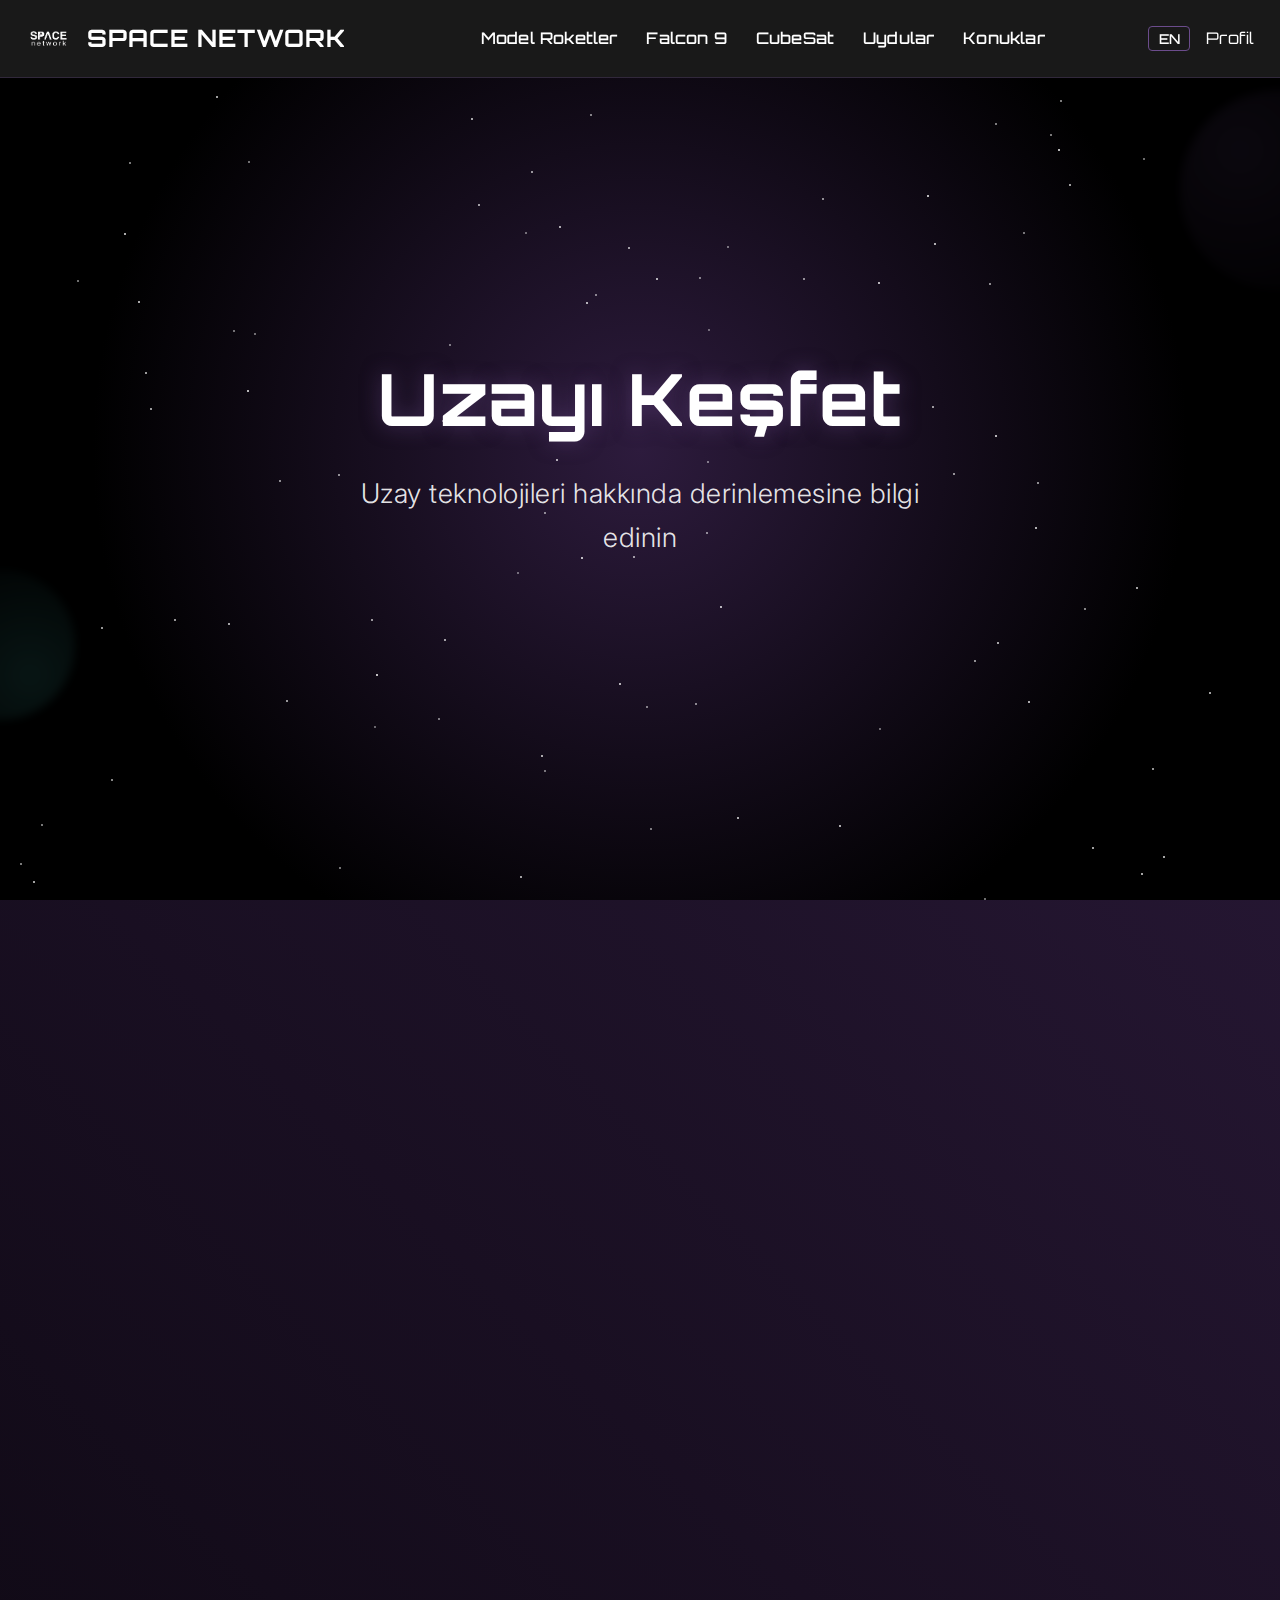
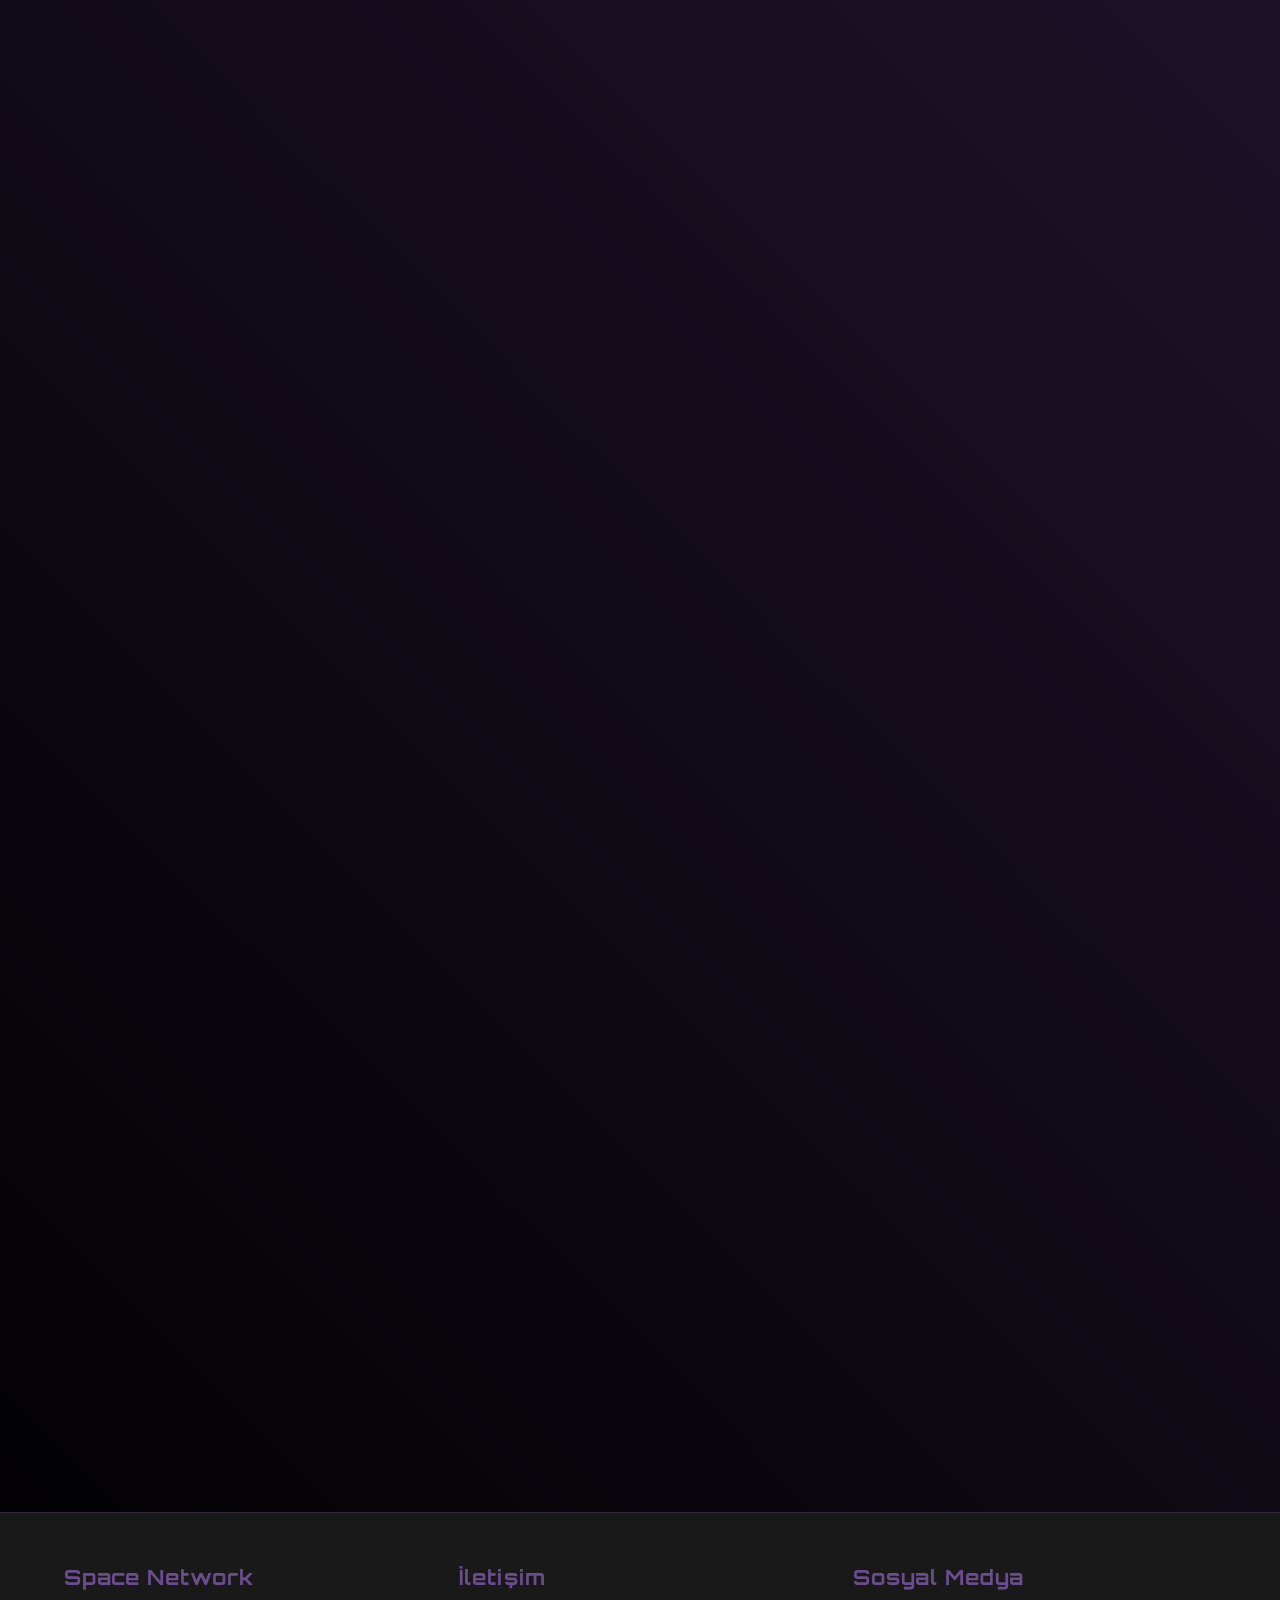
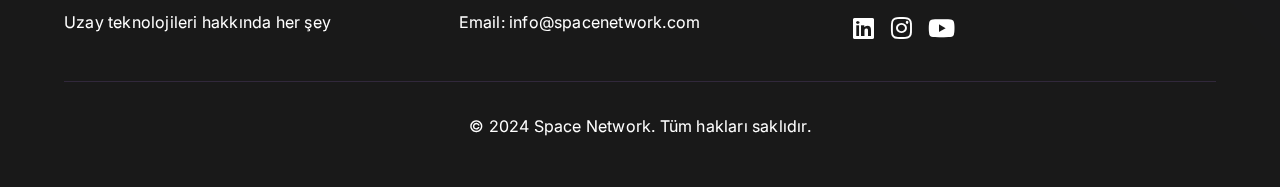
<file: index.html>
<!DOCTYPE html>
<html lang="tr">
<head>
    <meta charset="UTF-8">
    <meta name="viewport" content="width=device-width, initial-scale=0.7, maximum-scale=1.0, user-scalable=yes">
    <meta name="description" content="Uzay teknolojileri hakkında derinlemesine bilgi edinebileceğiniz modern bir platform">
    <meta name="keywords" content="uzay, roket, uydu, cubesat, space network">
    <title>Space Network</title>
    <link rel="stylesheet" href="css/style.css">
    <link rel="stylesheet" href="https://cdnjs.cloudflare.com/ajax/libs/font-awesome/6.0.0/css/all.min.css">
    <link href="https://fonts.googleapis.com/css2?family=Orbitron:wght@400;500;600;700&family=Inter:wght@300;400;500;600&display=swap" rel="stylesheet">
</head>
<body>
    <!-- Header -->
    <header>
        <nav class="navbar">
            <button class="hamburger-menu" aria-label="Menu">
                <span></span>
                <span></span>
                <span></span>
            </button>
            <div class="logo">
                <img src="images/space-network.png" alt="Space Network Logo" class="logo-image">
                <h1 onclick="window.location.href='#home'">Space Network</h1>
            </div>
            <div class="nav-links">
                <a href="model-rocket.html">Model Roketler</a>
                <a href="falcon9.html">Falcon 9</a>
                <a href="cubesat.html">CubeSat</a>
                <a href="satellites.html">Uydular</a>
                <a href="guests.html">Konuklar</a>
            </div>
            <div class="right-section">
                <button class="lang-switch">EN</button>
                <a href="profile.html">Profil</a>
            </div>
            <!-- Mobil Menü -->
            <div class="mobile-menu">
                <a href="model-rocket.html">Model Roketler</a>
                <a href="falcon9.html">Falcon 9</a>
                <a href="cubesat.html">CubeSat</a>
                <a href="satellites.html">Uydular</a>
                <a href="guests.html">Konuklar</a>
                <a href="profile.html">Profil</a>
                <button class="lang-switch">EN</button>
            </div>
        </nav>
    </header>

    <!-- Hero Section -->
    <section id="home" class="hero">
        <div class="planet-decoration planet-1"></div>
        <div class="planet-decoration planet-2"></div>
        <div id="starField"></div>
        <div class="hero-content">
            <h1>Uzayı Keşfet</h1>
            <p>Uzay teknolojileri hakkında derinlemesine bilgi edinin</p>
        </div>
    </section>

    <!-- Main Content Sections -->
    <main>
        <!-- Model Rockets Section -->
        <section id="model-rockets" class="content-section">
            <h2 class="main-section-title">Model Roketler</h2>
            <div class="cards-container">
                <div class="card" onclick="window.location.href='model-rocket.html'">
                    <div class="card-image"><i class="fas fa-rocket"></i></div>
                    <h3>Model Roketler</h3>
                    <p>Model roketçilik hakkında temel bilgiler, güvenlik kuralları ve yapım aşamaları.</p>
                </div>
            </div>
        </section>

        <!-- Space Rockets Section -->
        <section id="space-rockets" class="content-section">
            <h2 class="main-section-title">Uzay Roketleri</h2>
            <div class="cards-container">
                <div class="card" onclick="window.location.href='falcon9.html'">
                    <div class="card-image"><i class="fas fa-space-shuttle"></i></div>
                    <h3>Falcon 9</h3>
                    <p>SpaceX'in yeniden kullanılabilir roketi Falcon 9 hakkında detaylı bilgiler.</p>
                </div>
            </div>
        </section>

        <!-- CubeSat Section -->
        <section id="cubesat" class="content-section">
            <h2 class="main-section-title">CubeSat Uydular</h2>
            <div class="cards-container">
                <div class="card" onclick="window.location.href='cubesat.html'">
                    <div class="card-image"><i class="fas fa-satellite"></i></div>
                    <h3>CubeSat Nedir?</h3>
                    <p>Küçük ve standart boyutlu araştırma uyduları hakkında detaylı bilgi.</p>
                </div>
            </div>
        </section>

        <!-- Satellites Section -->
        <section id="satellites" class="content-section">
            <h2 class="main-section-title">Uydular</h2>
            <div class="cards-container">
                <div class="card" onclick="window.location.href='satellites.html'">
                    <div class="card-image"><i class="fas fa-broadcast-tower"></i></div>
                    <h3>Haberleşme Uyduları</h3>
                    <p>Dünya çevresinde dönen iletişim araçları hakkında detaylı bilgi.</p>
                </div>
            </div>
        </section>
    </main>

    <!-- Footer -->
    <footer>
        <div class="footer-content">
            <div class="footer-section">
                <h3>Space Network</h3>
                <p>Uzay teknolojileri hakkında her şey</p>
            </div>
            <div class="footer-section">
                <h3>İletişim</h3>
                <p>Email: info@spacenetwork.com</p>
            </div>
            <div class="footer-section">
                <h3>Sosyal Medya</h3>
                <div class="social-links">
                    <a href="https://www.linkedin.com/company/space-network-c/posts/?feedView=all" target="_blank" aria-label="LinkedIn"><i class="fab fa-linkedin"></i></a>
                    <a href="https://www.instagram.com/space.network.c/" target="_blank" aria-label="Instagram"><i class="fab fa-instagram"></i></a>
                    <a href="https://www.youtube.com/@space.network.c" target="_blank" aria-label="YouTube"><i class="fab fa-youtube"></i></a>
                </div>
            </div>
        </div>
        <div class="footer-bottom">
            <p>&copy; 2024 Space Network. Tüm hakları saklıdır.</p>
        </div>
    </footer>

    <script src="js/main.js"></script>
</body>
</html>
</file>
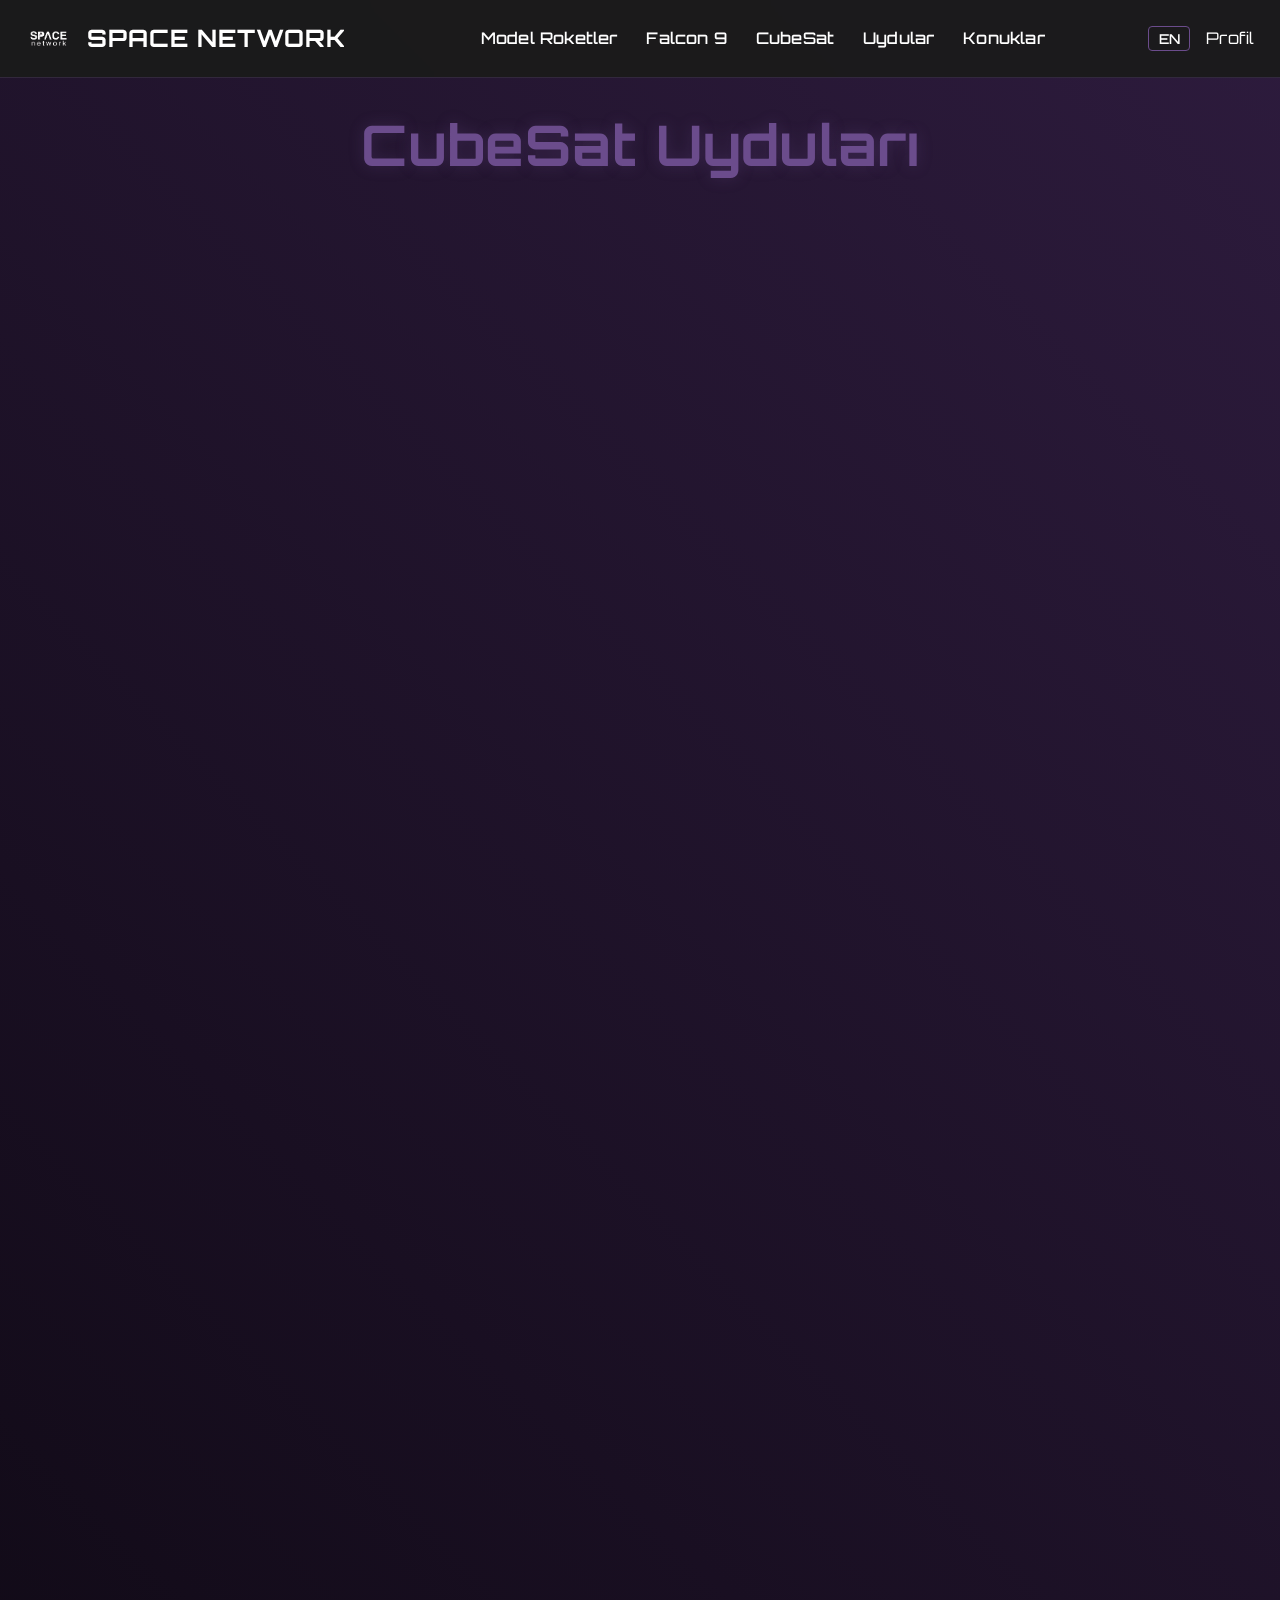
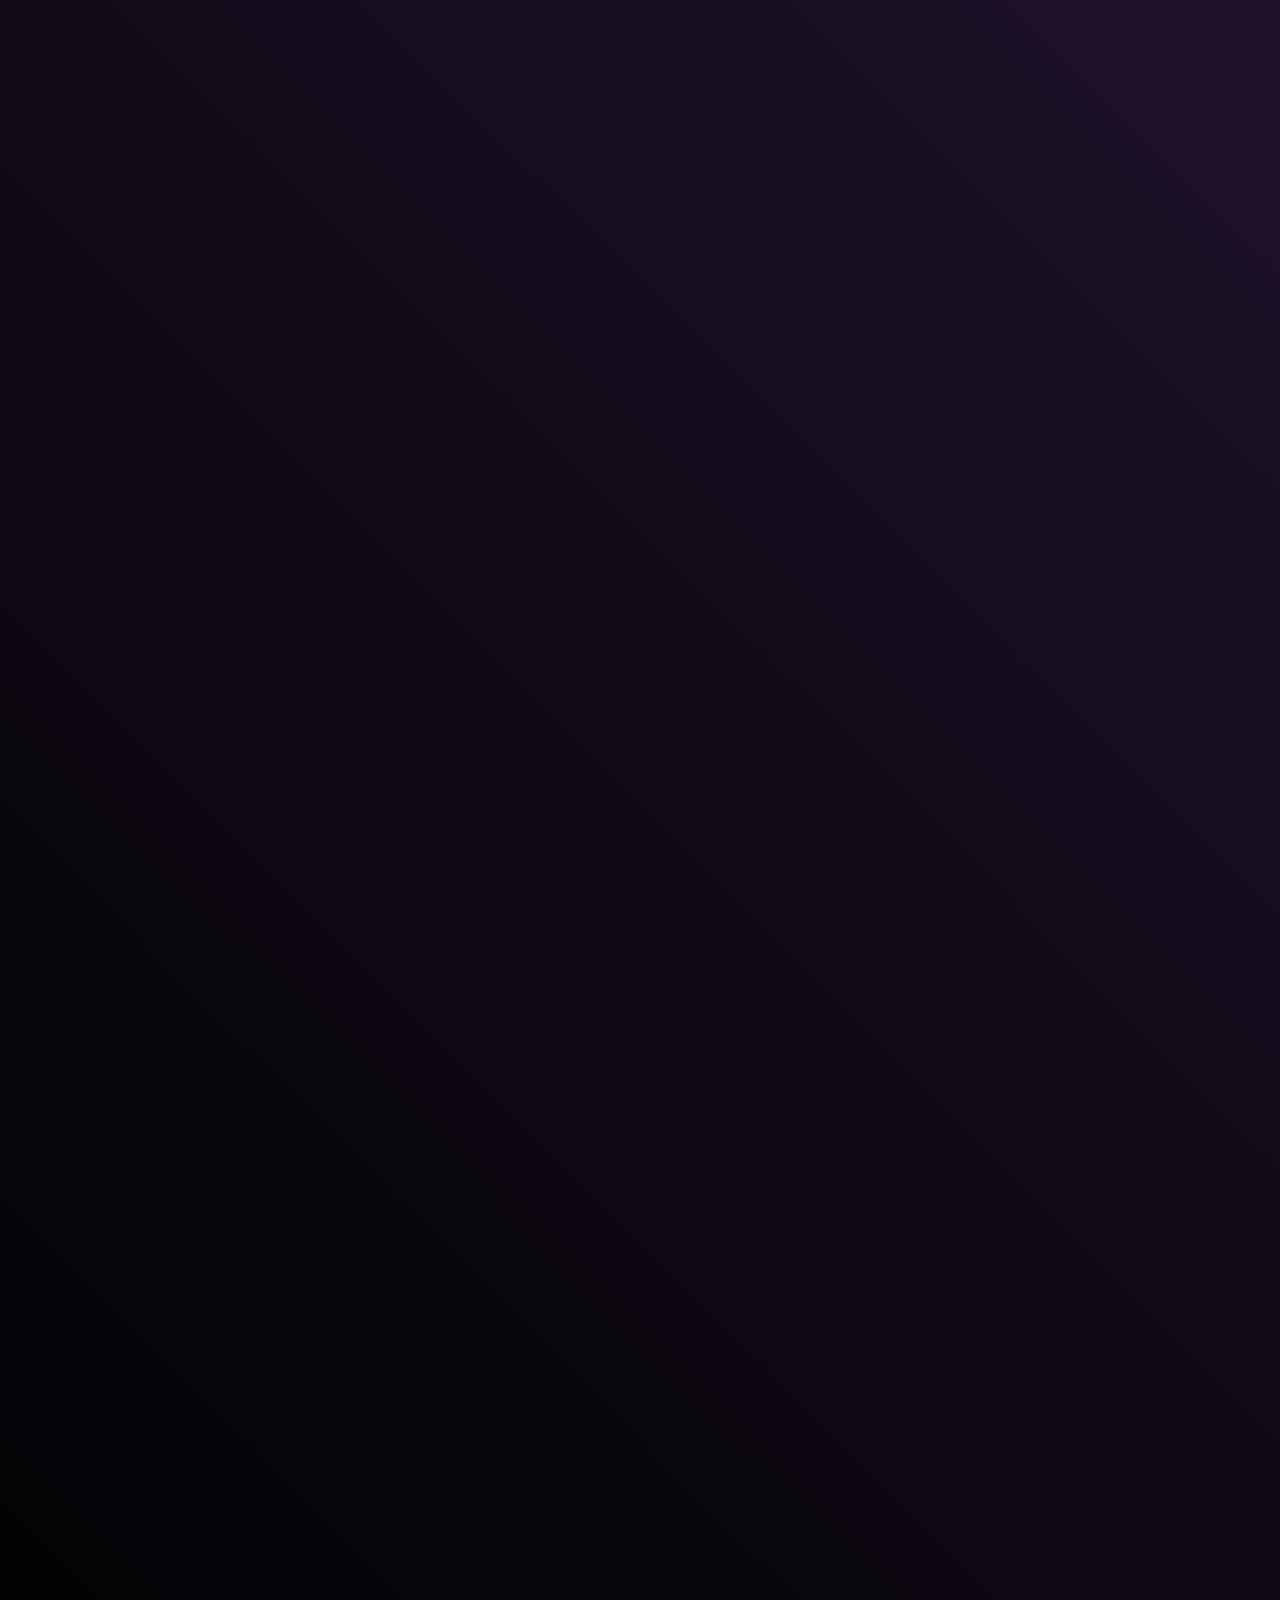
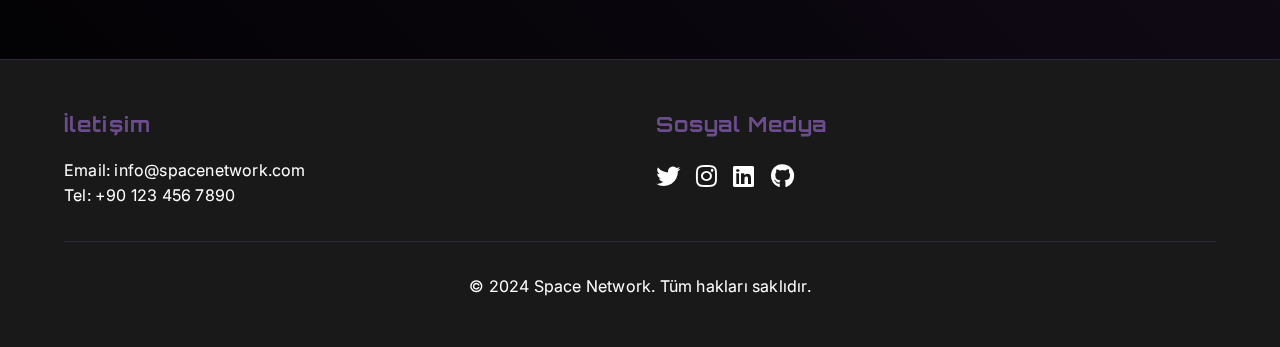
<file: cubesat.html>
<!DOCTYPE html>
<html lang="tr">
<head>
    <meta charset="UTF-8">
    <meta name="viewport" content="width=device-width, initial-scale=1.0">
    <meta name="description" content="CubeSat uyduları hakkında detaylı bilgi, standartlar ve uygulama alanları">
    <meta name="keywords" content="CubeSat, nano uydu, küp uydu, uzay teknolojisi, üniversite uyduları">
    <title>CubeSat - Space Network</title>
    <link rel="stylesheet" href="css/style.css">
    <link rel="stylesheet" href="css/cubesat.css">
    <link href="https://fonts.googleapis.com/css2?family=Orbitron:wght@400;500;600;700&family=Inter:wght@300;400;500&display=swap" rel="stylesheet">
    <link rel="stylesheet" href="https://cdnjs.cloudflare.com/ajax/libs/font-awesome/6.0.0/css/all.min.css">
</head>
<body>
    <header>
        <nav class="navbar">
            <button class="hamburger-menu" aria-label="Menu">
                <span></span>
                <span></span>
                <span></span>
            </button>
            <div class="logo">
                <img src="images/space-network.png" alt="Space Network Logo" class="logo-image">
                <h1 onclick="window.location.href='index.html'">Space Network</h1>
            </div>
            <div class="nav-links">
                <a href="model-rocket.html">Model Roketler</a>
                <a href="falcon9.html">Falcon 9</a>
                <a href="cubesat.html">CubeSat</a>
                <a href="satellites.html">Uydular</a>
                <a href="guests.html">Konuklar</a>
            </div>
            <div class="right-section">
                <button class="lang-switch">EN</button>
                <a href="profile.html">Profil</a>
            </div>
            <!-- Mobil Menü -->
            <div class="mobile-menu">
                <a href="model-rocket.html">Model Roketler</a>
                <a href="falcon9.html">Falcon 9</a>
                <a href="cubesat.html">CubeSat</a>
                <a href="satellites.html">Uydular</a>
                <a href="guests.html">Konuklar</a>
                <a href="profile.html">Profil</a>
                <button class="lang-switch">EN</button>
            </div>
        </nav>
    </header>

    <main class="content-section">
        <h1>CubeSat Uyduları</h1>
        
        <section class="rocket-section">
            <h2>CubeSat Nedir?</h2>
            <p>CubeSat'ler, standart boyutlarda (1U = 10x10x10 cm) tasarlanan küçük araştırma uydularıdır. Bu uydular, uzay araştırmalarını daha erişilebilir ve ekonomik hale getirmek için geliştirilmiştir.</p>
        </section>

        <section class="rocket-section">
            <h2>CubeSat Standartları</h2>
            <ul>
                <li><strong>Boyutlar:</strong>
                    <ul>
                        <li>1U: 10x10x10 cm</li>
                        <li>2U: 10x10x20 cm</li>
                        <li>3U: 10x10x30 cm</li>
                        <li>6U: 10x20x30 cm</li>
                    </ul>
                </li>
                <li><strong>Kütle:</strong>
                    <ul>
                        <li>1U: maksimum 1.33 kg</li>
                        <li>2U: maksimum 2.66 kg</li>
                        <li>3U: maksimum 4 kg</li>
                    </ul>
                </li>
            </ul>
        </section>

        <section class="rocket-section">
            <h2>Temel Bileşenler</h2>
            <ul>
                <li><strong>Güç Sistemi:</strong> Güneş panelleri ve bataryalar</li>
                <li><strong>Haberleşme:</strong> Anten ve radyo sistemleri</li>
                <li><strong>Yönelim Kontrol:</strong> Manyetik çubuklar ve tepki tekerlekleri</li>
                <li><strong>Uçuş Bilgisayarı:</strong> Ana kontrol ünitesi</li>
                <li><strong>Yapısal Sistem:</strong> Alüminyum çerçeve ve paneller</li>
            </ul>
        </section>

        <section class="rocket-section">
            <h2>Uygulama Alanları</h2>
            <ul>
                <li><strong>Bilimsel Araştırmalar:</strong>
                    <ul>
                        <li>Atmosfer gözlemleri</li>
                        <li>Uzay radyasyonu ölçümleri</li>
                        <li>Yeryüzü gözlemleri</li>
                    </ul>
                </li>
                <li><strong>Teknoloji Demonstrasyonu:</strong>
                    <ul>
                        <li>Yeni uzay teknolojilerinin test edilmesi</li>
                        <li>Sensör ve ekipman doğrulaması</li>
                    </ul>
                </li>
                <li><strong>Eğitim:</strong>
                    <ul>
                        <li>Üniversite öğrencileri için pratik deneyim</li>
                        <li>Uzay mühendisliği eğitimi</li>
                    </ul>
                </li>
            </ul>
        </section>

        <section class="rocket-section">
            <h2>Avantajlar ve Zorluklar</h2>
            <h3>Avantajlar:</h3>
            <ul>
                <li>Düşük maliyet</li>
                <li>Hızlı geliştirme süreci</li>
                <li>Standartlaştırılmış tasarım</li>
                <li>Eğitim için ideal platform</li>
            </ul>
            <h3>Zorluklar:</h3>
            <ul>
                <li>Sınırlı güç kaynağı</li>
                <li>Kısıtlı iletişim bandgenişliği</li>
                <li>Sınırlı ömür</li>
                <li>Uzay ortamının zorlu koşulları</li>
            </ul>
        </section>

        <section class="rocket-section">
            <h2>Türkiye'de CubeSat Projeleri</h2>
            <p>Türkiye'de birçok üniversite CubeSat projeleri geliştirmektedir. Bu projeler:</p>
            <ul>
                <li>İTÜpSAT1 - İstanbul Teknik Üniversitesi</li>
                <li>BeEagleSat - İstanbul Teknik Üniversitesi</li>
                <li>HAVELSAT - Hava Harp Okulu</li>
                <li>UBAKUSAT - TÜRKSAT ve HAVELSAN</li>
            </ul>
        </section>
    </main>

    <footer>
        <div class="footer-content">
            <div class="footer-section">
                <h3>İletişim</h3>
                <p>Email: info@spacenetwork.com</p>
                <p>Tel: +90 123 456 7890</p>
            </div>
            <div class="footer-section">
                <h3>Sosyal Medya</h3>
                <div class="social-links">
                    <a href="#"><i class="fab fa-twitter"></i></a>
                    <a href="#"><i class="fab fa-instagram"></i></a>
                    <a href="#"><i class="fab fa-linkedin"></i></a>
                    <a href="#"><i class="fab fa-github"></i></a>
                </div>
            </div>
        </div>
        <div class="footer-bottom">
            <p>&copy; 2024 Space Network. Tüm hakları saklıdır.</p>
        </div>
    </footer>

    <script src="js/main.js"></script>
</body>
</html>
</file>
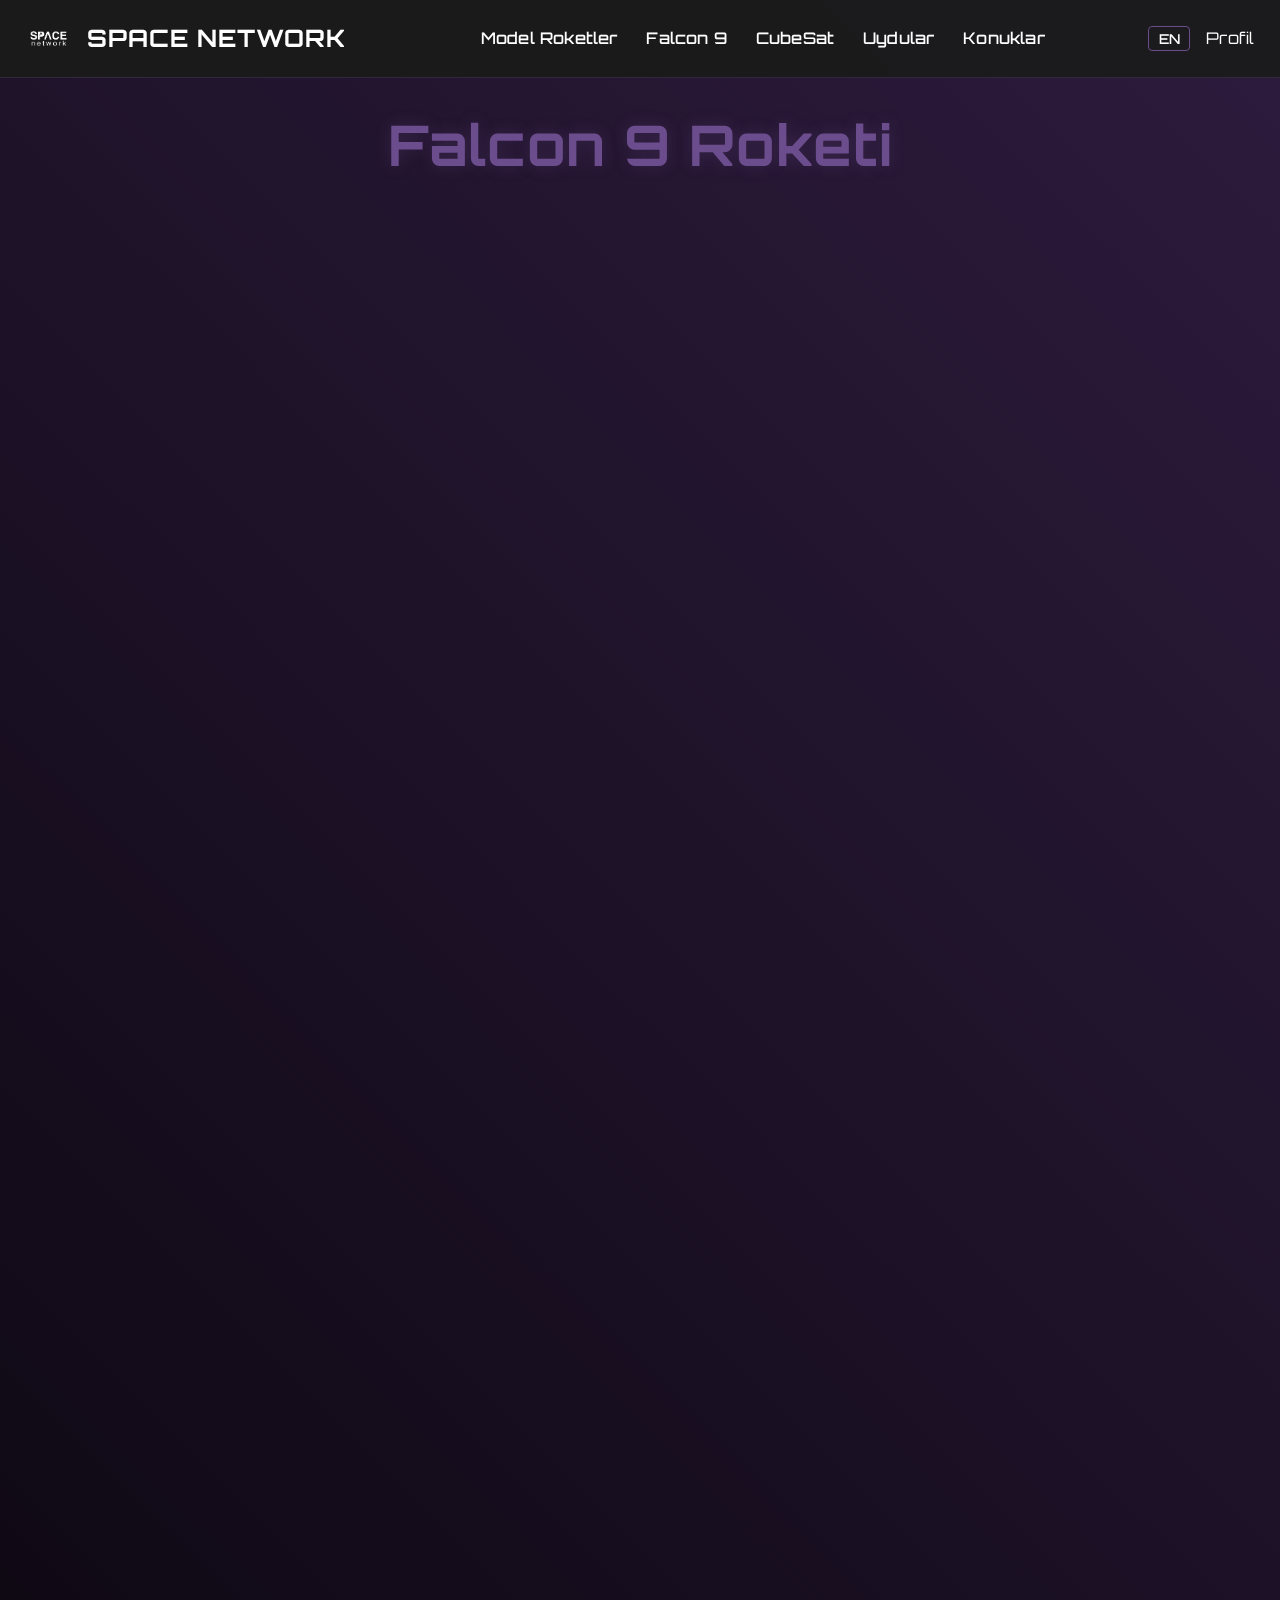
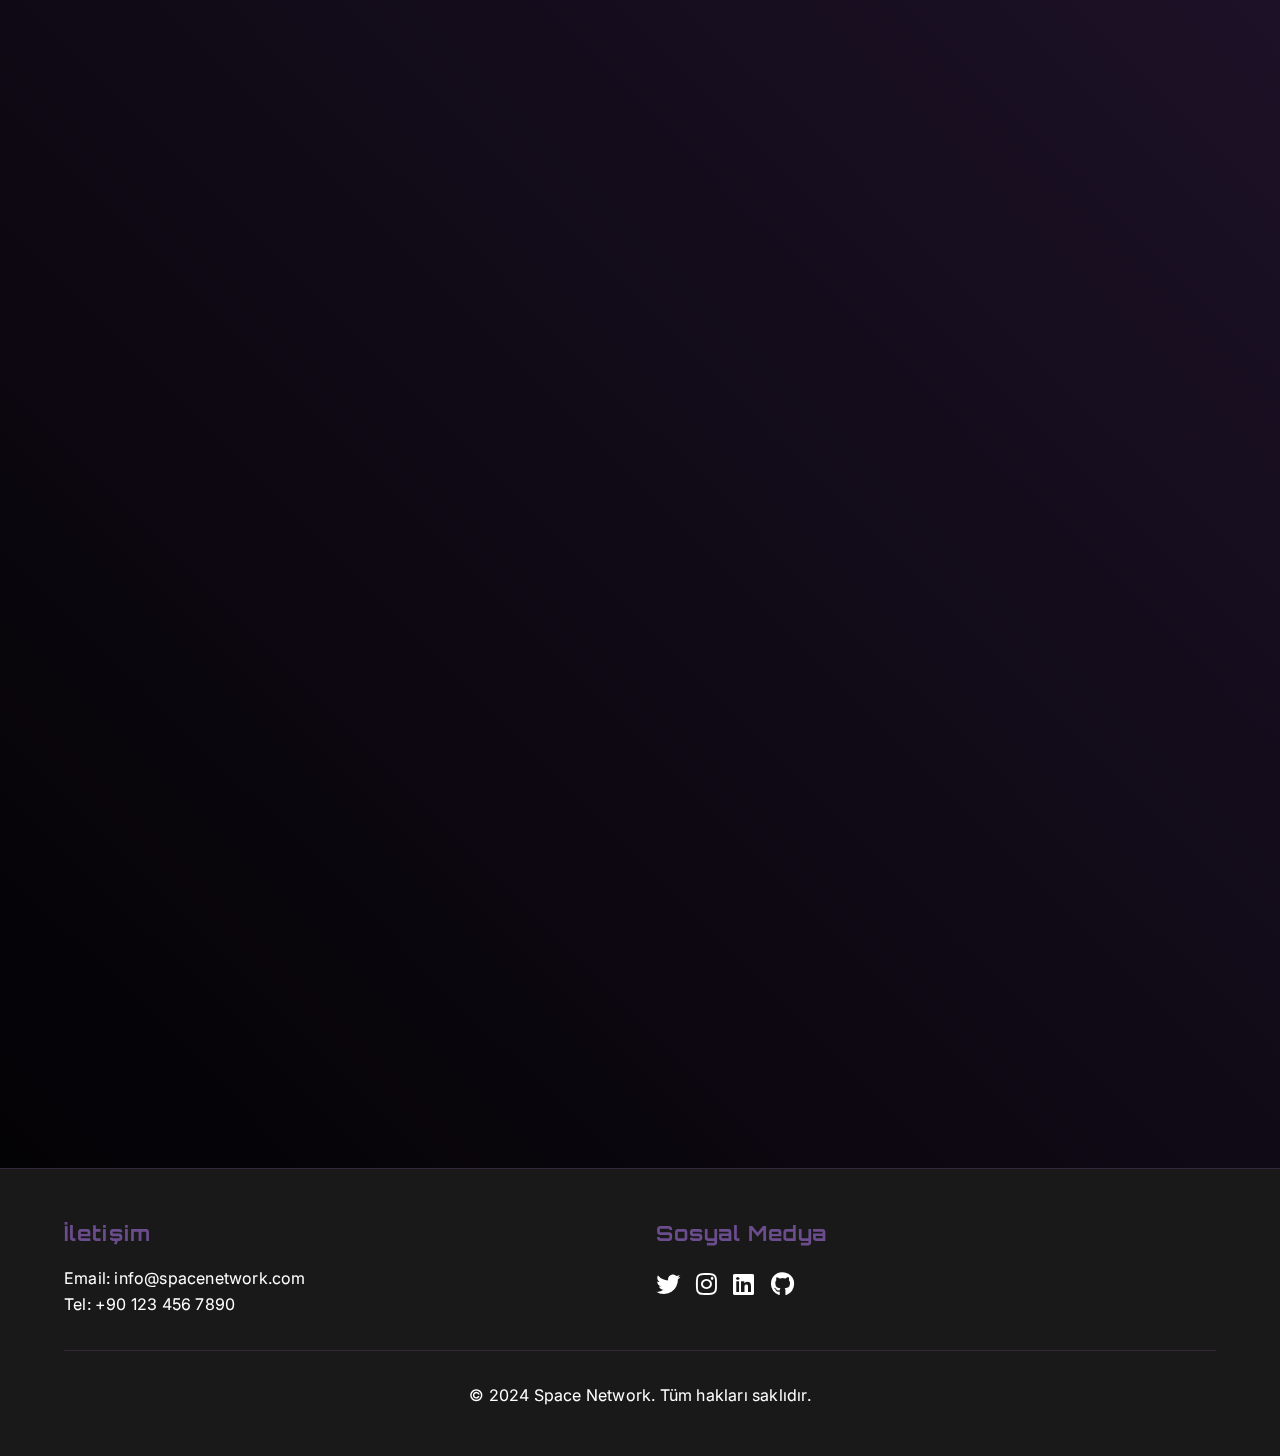
<file: falcon9.html>
<!DOCTYPE html>
<html lang="tr">
<head>
    <meta charset="UTF-8">
    <meta name="viewport" content="width=device-width, initial-scale=1.0">
    <meta name="description" content="SpaceX Falcon 9 roketi hakkında detaylı bilgi, teknik özellikler ve başarılı görevler">
    <meta name="keywords" content="Falcon 9, SpaceX, uzay roketi, yeniden kullanılabilir roket, Merlin motoru, Dragon kapsülü">
    <title>Falcon 9 - Space Network</title>
    <link rel="stylesheet" href="css/style.css">
    <link rel="stylesheet" href="css/falcon9.css">
    <link href="https://fonts.googleapis.com/css2?family=Orbitron:wght@400;500;600;700&family=Inter:wght@300;400;500&display=swap" rel="stylesheet">
    <link rel="stylesheet" href="https://cdnjs.cloudflare.com/ajax/libs/font-awesome/6.0.0/css/all.min.css">
</head>
<body>
    <header>
        <nav class="navbar">
            <button class="hamburger-menu" aria-label="Menu">
                <span></span>
                <span></span>
                <span></span>
            </button>
            <div class="logo">
                <img src="images/space-network.png" alt="Space Network Logo" class="logo-image">
                <h1 onclick="window.location.href='index.html'">Space Network</h1>
            </div>
            <div class="nav-links">
                <a href="model-rocket.html">Model Roketler</a>
                <a href="falcon9.html">Falcon 9</a>
                <a href="cubesat.html">CubeSat</a>
                <a href="satellites.html">Uydular</a>
                <a href="guests.html">Konuklar</a>
            </div>
            <div class="right-section">
                <button class="lang-switch">EN</button>
                <a href="profile.html">Profil</a>
            </div>
            <!-- Mobil Menü -->
            <div class="mobile-menu">
                <a href="model-rocket.html">Model Roketler</a>
                <a href="falcon9.html">Falcon 9</a>
                <a href="cubesat.html">CubeSat</a>
                <a href="satellites.html">Uydular</a>
                <a href="guests.html">Konuklar</a>
                <a href="profile.html">Profil</a>
                <button class="lang-switch">EN</button>
            </div>
        </nav>
    </header>

    <main class="content-section">
        <h1>Falcon 9 Roketi</h1>
        
        <section class="rocket-section">
            <h2>Genel Bakış</h2>
            <p>Falcon 9, SpaceX tarafından geliştirilen ve üretilen, kısmen yeniden kullanılabilir bir orbital sınıf roketidir. Roketin birinci kademesi, fırlatma sonrası geri dönüp dikey olarak iniş yapabilme özelliğine sahiptir.</p>
        </section>

        <section class="rocket-section">
            <h2>Teknik Özellikler</h2>
            <ul>
                <li><strong>Yükseklik:</strong> 70 metre</li>
                <li><strong>Çap:</strong> 3.7 metre</li>
                <li><strong>Kütle:</strong> 549,054 kg</li>
                <li><strong>Yük Kapasitesi:</strong>
                    <ul>
                        <li>LEO (Alçak Dünya Yörüngesi): 22,800 kg</li>
                        <li>GTO (Geçiş Yörüngesi): 8,300 kg</li>
                        <li>Mars: 4,020 kg</li>
                    </ul>
                </li>
            </ul>
        </section>

        <section class="rocket-section">
            <h2>Merlin Motorları</h2>
            <p>Falcon 9, birinci kademede 9 adet Merlin 1D motoru kullanır. Bu motorlar:</p>
            <ul>
                <li>Deniz seviyesinde 845 kN itki üretir</li>
                <li>Vakumda 914 kN itki üretir</li>
                <li>Özgül impuls: 282 saniye (deniz seviyesi)</li>
                <li>Yakıt: RP-1 (Rafineri Petrolü) ve sıvı oksijen</li>
            </ul>
        </section>

        <section class="rocket-section">
            <h2>Yeniden Kullanılabilirlik</h2>
            <p>Falcon 9'un en önemli özelliklerinden biri, birinci kademenin yeniden kullanılabilir olmasıdır. Bu özellik:</p>
            <ul>
                <li>Fırlatma maliyetlerini önemli ölçüde düşürür</li>
                <li>Çevresel sürdürülebilirliği artırır</li>
                <li>Hızlı geri dönüş ve yeniden fırlatma imkanı sağlar</li>
                <li>Uzay endüstrisinde devrim niteliğinde bir gelişmedir</li>
            </ul>
        </section>

        <section class="rocket-section">
            <h2>Başarılı Görevler</h2>
            <p>Falcon 9, çeşitli görevlerde kullanılmıştır:</p>
            <ul>
                <li>Dragon kapsülü ile ISS'ye kargo ve astronot taşıma</li>
                <li>Ticari ve askeri uyduların yörüngeye yerleştirilmesi</li>
                <li>Starlink internet uydularının fırlatılması</li>
                <li>Bilimsel araştırma uydularının fırlatılması</li>
            </ul>
        </section>

        <section class="rocket-section">
            <h2>Güvenlik ve Güvenilirlik</h2>
            <p>Falcon 9'un güvenlik özellikleri:</p>
            <ul>
                <li>Gelişmiş acil durum kaçış sistemi</li>
                <li>Yüksek güvenilirlik oranı</li>
                <li>Sürekli geliştirilen ve test edilen sistemler</li>
                <li>Otomatik güvenlik sistemleri</li>
            </ul>
        </section>
    </main>

    <footer>
        <div class="footer-content">
            <div class="footer-section">
                <h3>İletişim</h3>
                <p>Email: info@spacenetwork.com</p>
                <p>Tel: +90 123 456 7890</p>
            </div>
            <div class="footer-section">
                <h3>Sosyal Medya</h3>
                <div class="social-links">
                    <a href="#"><i class="fab fa-twitter"></i></a>
                    <a href="#"><i class="fab fa-instagram"></i></a>
                    <a href="#"><i class="fab fa-linkedin"></i></a>
                    <a href="#"><i class="fab fa-github"></i></a>
                </div>
            </div>
        </div>
        <div class="footer-bottom">
            <p>&copy; 2024 Space Network. Tüm hakları saklıdır.</p>
        </div>
    </footer>

    <script src="js/main.js"></script>
</body>
</html>
</file>
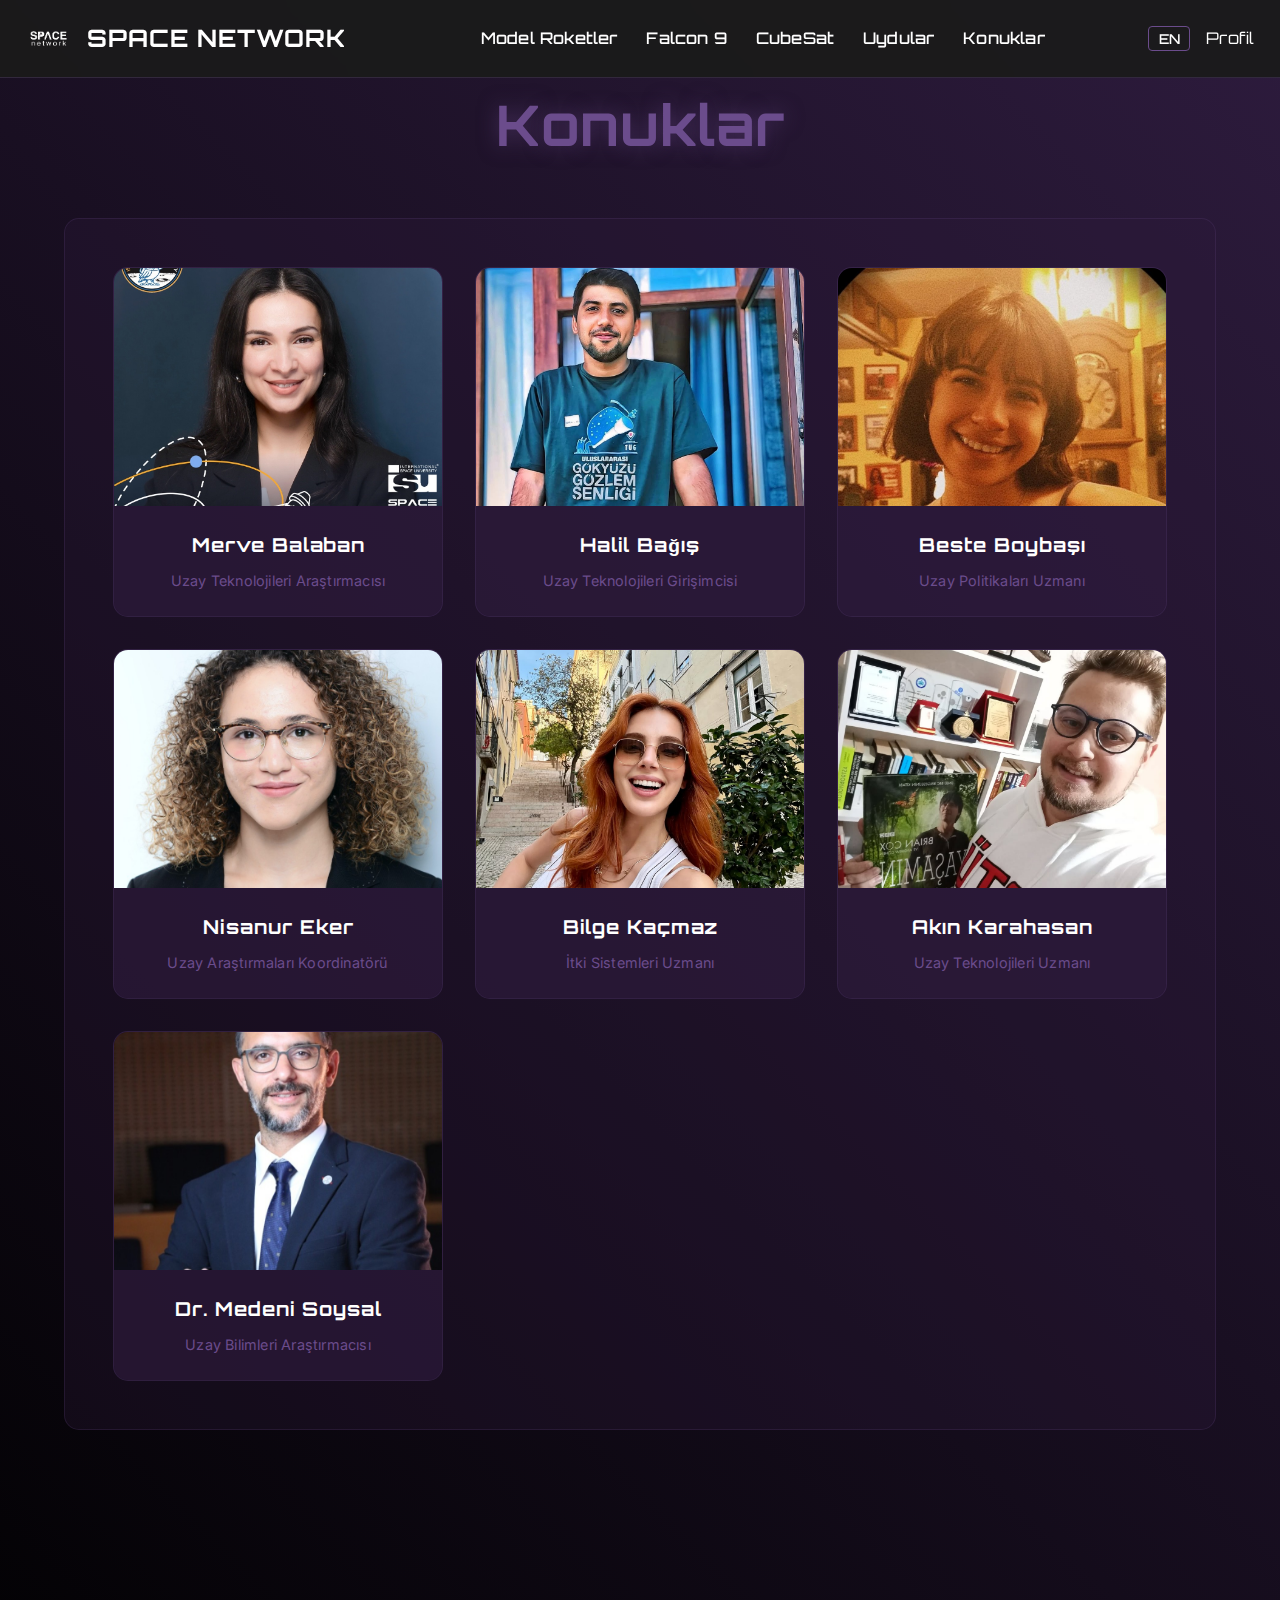
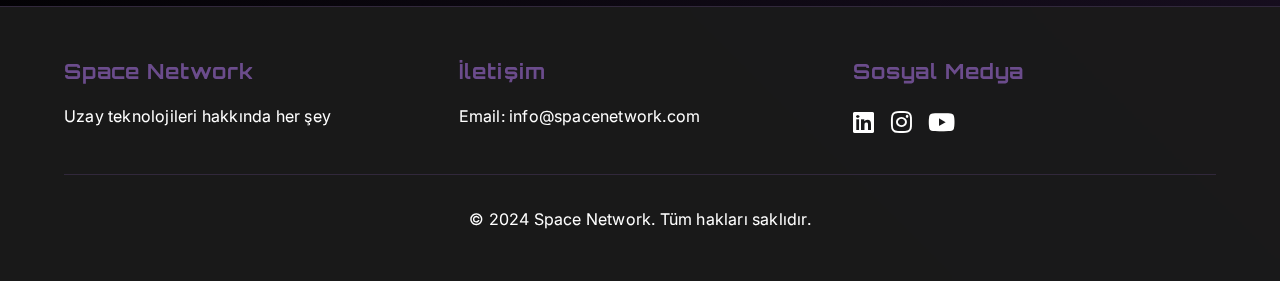
<file: guests.html>
<!DOCTYPE html>
<html lang="tr">
<head>
    <meta charset="UTF-8">
    <meta name="viewport" content="width=device-width, initial-scale=0.7, maximum-scale=1.0, user-scalable=yes">
    <meta name="description" content="Uzay teknolojileri hakkında derinlemesine bilgi edinebileceğiniz modern bir platform">
    <meta name="keywords" content="uzay, roket, uydu, cubesat, space network">
    <title>Konuklar - Space Network</title>
    <link rel="stylesheet" href="css/style.css">
    <link rel="stylesheet" href="https://cdnjs.cloudflare.com/ajax/libs/font-awesome/6.0.0/css/all.min.css">
    <link href="https://fonts.googleapis.com/css2?family=Orbitron:wght@400;500;600;700&family=Inter:wght@300;400;500;600&display=swap" rel="stylesheet">
</head>
<body>
    <!-- Header -->
    <header>
        <nav class="navbar">
            <button class="hamburger-menu" aria-label="Menu">
                <span></span>
                <span></span>
                <span></span>
            </button>
            <div class="logo">
                <img src="images/space-network.png" alt="Space Network Logo" class="logo-image">
                <h1 onclick="window.location.href='index.html'">Space Network</h1>
            </div>
            <div class="nav-links">
                <a href="model-rocket.html">Model Roketler</a>
                <a href="falcon9.html">Falcon 9</a>
                <a href="cubesat.html">CubeSat</a>
                <a href="satellites.html">Uydular</a>
                <a href="guests.html">Konuklar</a>
            </div>
            <div class="right-section">
                <button class="lang-switch">EN</button>
                <a href="profile.html">Profil</a>
            </div>
            <!-- Mobil Menü -->
            <div class="mobile-menu">
                <a href="model-rocket.html">Model Roketler</a>
                <a href="falcon9.html">Falcon 9</a>
                <a href="cubesat.html">CubeSat</a>
                <a href="satellites.html">Uydular</a>
                <a href="guests.html">Konuklar</a>
                <a href="profile.html">Profil</a>
                <button class="lang-switch">EN</button>
            </div>
        </nav>
    </header>

    <!-- Main Content -->
    <main class="content-section">
        <h1>Konuklar</h1>
        
        <section class="rocket-section">
            <div class="guests-container">
                <!-- BERLIN SPACE & ISU - Merve Balaban -->
                <a href="guests/merve-balaban.html" class="guest-card">
                    <div class="guest-image" style="background-image: url('images/merve-balaban.jpg');"></div>
                    <div class="guest-info">
                        <h3>Merve Balaban</h3>
                        <p>Uzay Teknolojileri Araştırmacısı</p>
                    </div>
                </a>

                <!-- Stellarlab - Halil Bagis -->
                <a href="guests/halil-bagis.html" class="guest-card">
                    <div class="guest-image" style="background-image: url('images/halil-bagis.jpg');"></div>
                    <div class="guest-info">
                        <h3>Halil Bağış</h3>
                        <p>Uzay Teknolojileri Girişimcisi</p>
                    </div>
                </a>

                <!-- SGAC - Beste Boybaşı -->
                <a href="guests/beste-boybasi.html" class="guest-card">
                    <div class="guest-image" style="background-image: url('images/beste-boybasi.jpg');"></div>
                    <div class="guest-info">
                        <h3>Beste Boybaşı</h3>
                        <p>Uzay Politikaları Uzmanı</p>
                    </div>
                </a>

                <!-- SGAC - Nisanur Eker -->
                <a href="guests/nisanur-eker.html" class="guest-card">
                    <div class="guest-image" style="background-image: url('images/nisanur-eker.jpg');"></div>
                    <div class="guest-info">
                        <h3>Nisanur Eker</h3>
                        <p>Uzay Araştırmaları Koordinatörü</p>
                    </div>
                </a>

                <!-- Pulsar Fusion - Bilge Kaçmaz -->
                <a href="guests/bilge-kacmaz.html" class="guest-card">
                    <div class="guest-image" style="background-image: url('images/bilge-kacmaz.jpg');"></div>
                    <div class="guest-info">
                        <h3>Bilge Kaçmaz</h3>
                        <p>İtki Sistemleri Uzmanı</p>
                    </div>
                </a>

                <!-- Akın Karahasan -->
                <a href="guests/akin-karahasan.html" class="guest-card">
                    <div class="guest-image" style="background-image: url('images/akin-karahasan.jpg');"></div>
                    <div class="guest-info">
                        <h3>Akın Karahasan</h3>
                        <p>Uzay Teknolojileri Uzmanı</p>
                    </div>
                </a>

                <!-- Dr. Medeni Soysal -->
                <a href="guests/medeni-soysal.html" class="guest-card">
                    <div class="guest-image" style="background-image: url('images/medeni-soysal.jpg');"></div>
                    <div class="guest-info">
                        <h3>Dr. Medeni Soysal</h3>
                        <p>Uzay Bilimleri Araştırmacısı</p>
                    </div>
                </a>
            </div>
        </section>
    </main>

    <!-- Footer -->
    <footer>
        <div class="footer-content">
            <div class="footer-section">
                <h3>Space Network</h3>
                <p>Uzay teknolojileri hakkında her şey</p>
            </div>
            <div class="footer-section">
                <h3>İletişim</h3>
                <p>Email: info@spacenetwork.com</p>
            </div>
            <div class="footer-section">
                <h3>Sosyal Medya</h3>
                <div class="social-links">
                    <a href="https://www.linkedin.com/company/space-network-c/posts/?feedView=all" target="_blank" aria-label="LinkedIn"><i class="fab fa-linkedin"></i></a>
                    <a href="https://www.instagram.com/space.network.c/" target="_blank" aria-label="Instagram"><i class="fab fa-instagram"></i></a>
                    <a href="https://www.youtube.com/@space.network.c" target="_blank" aria-label="YouTube"><i class="fab fa-youtube"></i></a>
                </div>
            </div>
        </div>
        <div class="footer-bottom">
            <p>&copy; 2024 Space Network. Tüm hakları saklıdır.</p>
        </div>
    </footer>

    <script src="js/main.js"></script>
</body>
</html>
</file>
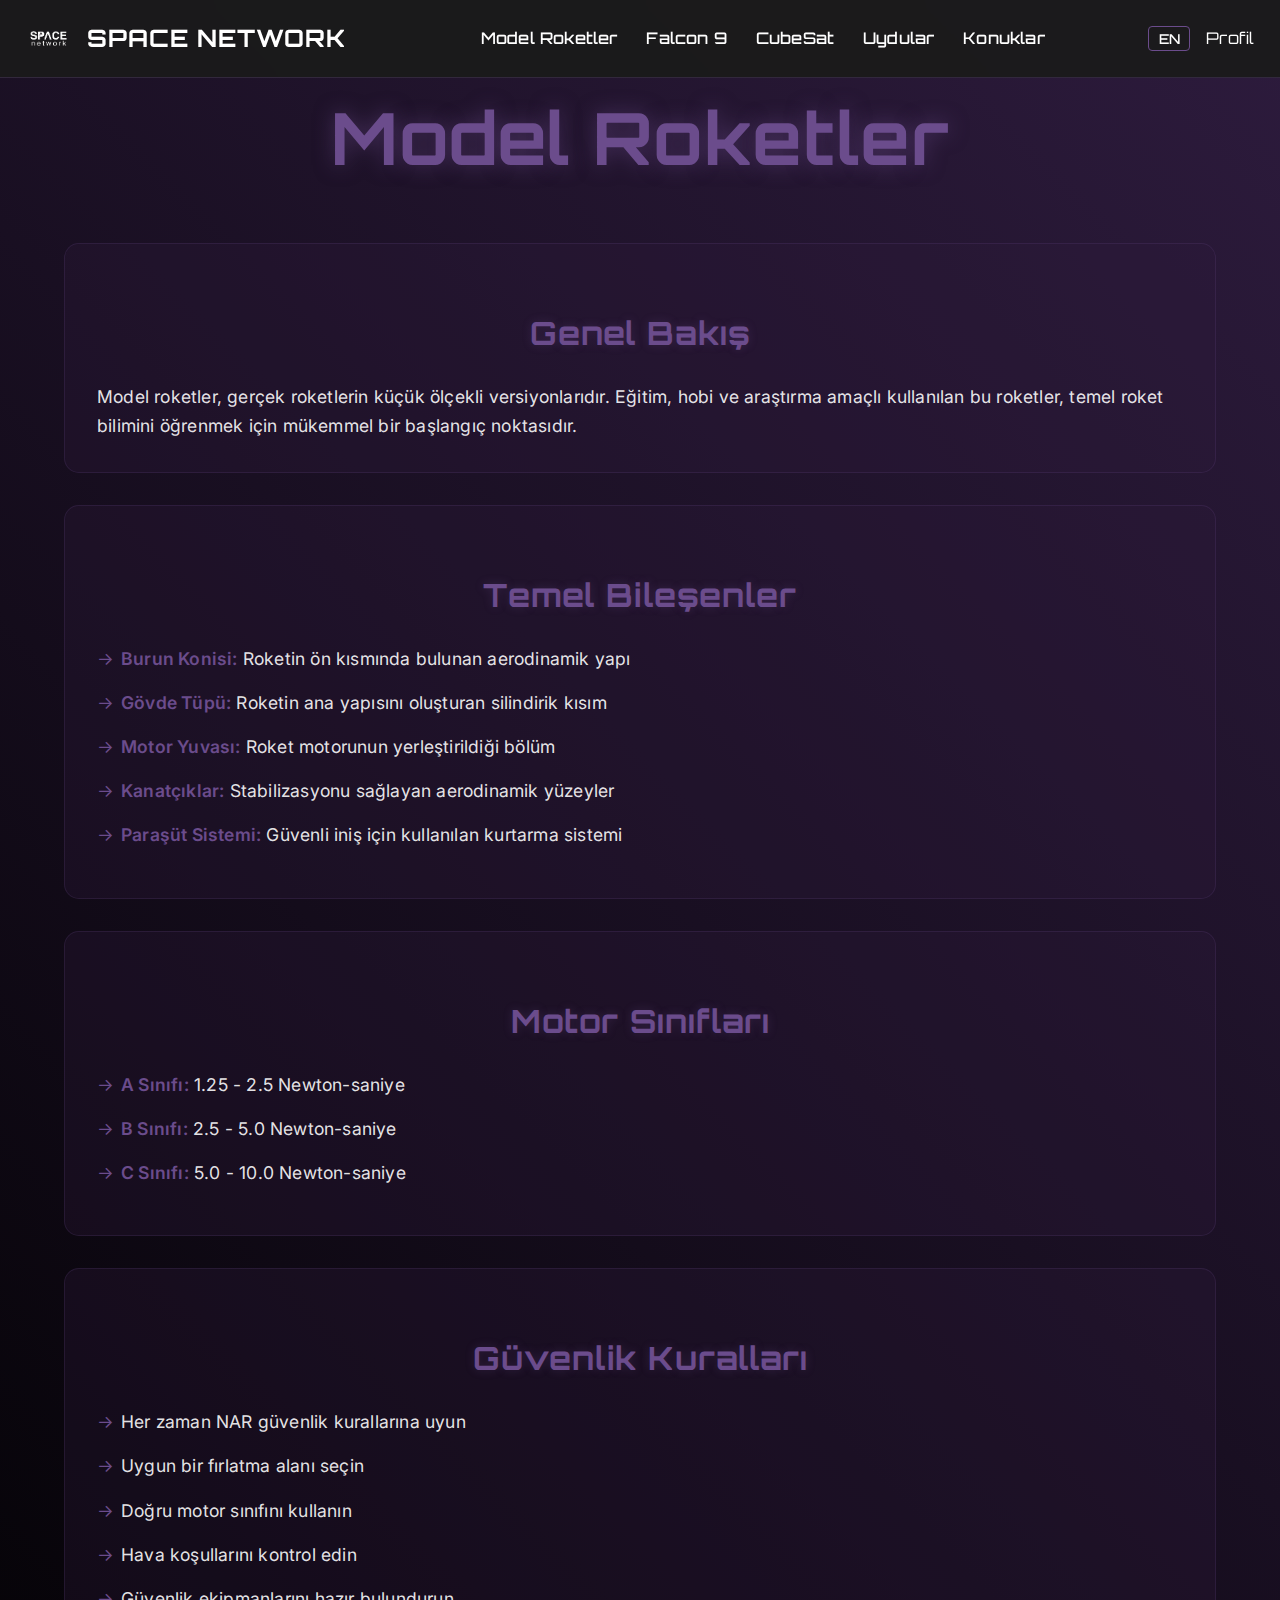
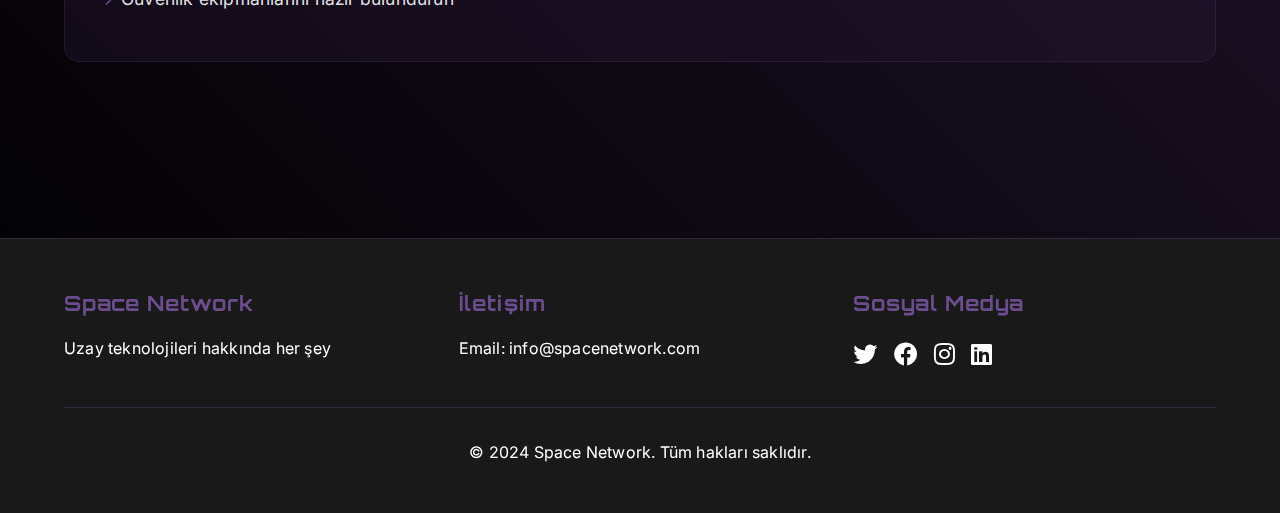
<file: model-rocket.html>
<!DOCTYPE html>
<html lang="tr">
<head>
    <meta charset="UTF-8">
    <meta name="viewport" content="width=device-width, initial-scale=1.0">
    <meta name="description" content="Model roketler hakkında detaylı bilgi ve yapım aşamaları">
    <meta name="keywords" content="model roket, roket yapımı, model roket parçaları, roket motoru">
    <title>Model Roketler - Space Network</title>
    <link rel="stylesheet" href="css/style.css">
    <link rel="stylesheet" href="css/model-rocket.css">
    <link rel="stylesheet" href="https://cdnjs.cloudflare.com/ajax/libs/font-awesome/6.0.0/css/all.min.css">
    <link href="https://fonts.googleapis.com/css2?family=Orbitron:wght@400;500;600;700&family=Inter:wght@300;400;500;600&display=swap" rel="stylesheet">
</head>
<body>
    <!-- Header -->
    <header>
        <nav class="navbar">
            <button class="hamburger-menu" aria-label="Menu">
                <span></span>
                <span></span>
                <span></span>
            </button>
            <div class="logo">
                <img src="images/space-network.png" alt="Space Network Logo" class="logo-image">
                <h1 onclick="window.location.href='index.html'">Space Network</h1>
            </div>
            <div class="nav-links">
                <a href="model-rocket.html">Model Roketler</a>
                <a href="falcon9.html">Falcon 9</a>
                <a href="cubesat.html">CubeSat</a>
                <a href="satellites.html">Uydular</a>
                <a href="guests.html">Konuklar</a>
            </div>
            <div class="right-section">
                <button class="lang-switch">EN</button>
                <a href="profile.html">Profil</a>
            </div>
            <!-- Mobil Menü -->
            <div class="mobile-menu">
                <a href="model-rocket.html">Model Roketler</a>
                <a href="falcon9.html">Falcon 9</a>
                <a href="cubesat.html">CubeSat</a>
                <a href="satellites.html">Uydular</a>
                <a href="guests.html">Konuklar</a>
                <a href="profile.html">Profil</a>
                <button class="lang-switch">EN</button>
            </div>
        </nav>
    </header>

    <!-- Main Content -->
    <main class="content-section">
        <h1>Model Roketler</h1>
        
        <section class="rocket-section">
            <h2>Genel Bakış</h2>
            <p>Model roketler, gerçek roketlerin küçük ölçekli versiyonlarıdır. Eğitim, hobi ve araştırma amaçlı kullanılan bu roketler, temel roket bilimini öğrenmek için mükemmel bir başlangıç noktasıdır.</p>
        </section>

        <section class="rocket-section">
            <h2>Temel Bileşenler</h2>
            <ul>
                <li><strong>Burun Konisi:</strong> Roketin ön kısmında bulunan aerodinamik yapı</li>
                <li><strong>Gövde Tüpü:</strong> Roketin ana yapısını oluşturan silindirik kısım</li>
                <li><strong>Motor Yuvası:</strong> Roket motorunun yerleştirildiği bölüm</li>
                <li><strong>Kanatçıklar:</strong> Stabilizasyonu sağlayan aerodinamik yüzeyler</li>
                <li><strong>Paraşüt Sistemi:</strong> Güvenli iniş için kullanılan kurtarma sistemi</li>
            </ul>
        </section>

        <section class="rocket-section">
            <h2>Motor Sınıfları</h2>
            <ul>
                <li><strong>A Sınıfı:</strong> 1.25 - 2.5 Newton-saniye</li>
                <li><strong>B Sınıfı:</strong> 2.5 - 5.0 Newton-saniye</li>
                <li><strong>C Sınıfı:</strong> 5.0 - 10.0 Newton-saniye</li>
            </ul>
        </section>

        <section class="rocket-section">
            <h2>Güvenlik Kuralları</h2>
            <ul>
                <li>Her zaman NAR güvenlik kurallarına uyun</li>
                <li>Uygun bir fırlatma alanı seçin</li>
                <li>Doğru motor sınıfını kullanın</li>
                <li>Hava koşullarını kontrol edin</li>
                <li>Güvenlik ekipmanlarını hazır bulundurun</li>
            </ul>
        </section>
    </main>

    <!-- Footer -->
    <footer>
        <div class="footer-content">
            <div class="footer-section">
                <h3>Space Network</h3>
                <p>Uzay teknolojileri hakkında her şey</p>
            </div>
            <div class="footer-section">
                <h3>İletişim</h3>
                <p>Email: info@spacenetwork.com</p>
            </div>
            <div class="footer-section">
                <h3>Sosyal Medya</h3>
                <div class="social-links">
                    <a href="#" aria-label="Twitter"><i class="fab fa-twitter"></i></a>
                    <a href="#" aria-label="Facebook"><i class="fab fa-facebook"></i></a>
                    <a href="#" aria-label="Instagram"><i class="fab fa-instagram"></i></a>
                    <a href="#" aria-label="LinkedIn"><i class="fab fa-linkedin"></i></a>
                </div>
            </div>
        </div>
        <div class="footer-bottom">
            <p>&copy; 2024 Space Network. Tüm hakları saklıdır.</p>
        </div>
    </footer>

    <script src="js/main.js"></script>
</body>
</html>
</file>
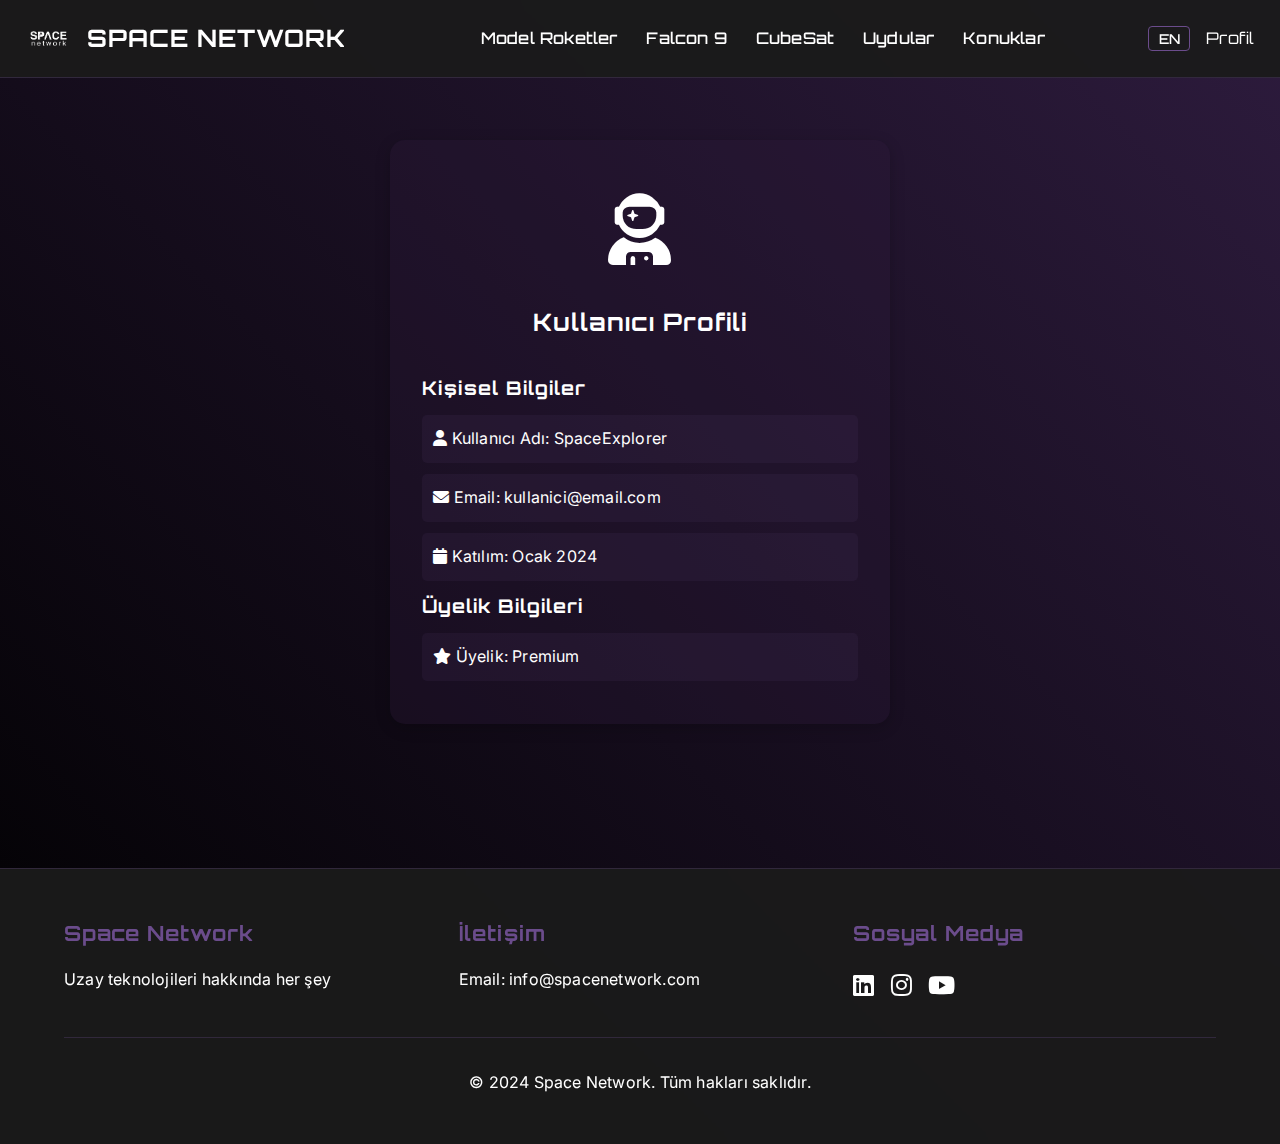
<file: profile.html>
<!DOCTYPE html>
<html lang="tr">
<head>
    <meta charset="UTF-8">
    <meta name="viewport" content="width=device-width, initial-scale=0.7, maximum-scale=1.0, user-scalable=yes">
    <meta name="description" content="Uzay teknolojileri hakkında derinlemesine bilgi edinebileceğiniz modern bir platform">
    <meta name="keywords" content="uzay, roket, uydu, cubesat, space network">
    <title>Profil - Space Network</title>
    <link rel="stylesheet" href="css/style.css">
    <link rel="stylesheet" href="https://cdnjs.cloudflare.com/ajax/libs/font-awesome/6.0.0/css/all.min.css">
    <link href="https://fonts.googleapis.com/css2?family=Orbitron:wght@400;500;600;700&family=Inter:wght@300;400;500;600&display=swap" rel="stylesheet">
</head>
<body>
    <!-- Header -->
    <header>
        <nav class="navbar">
            <button class="hamburger-menu" aria-label="Menu">
                <span></span>
                <span></span>
                <span></span>
            </button>
            <div class="logo">
                <a href="index.html" style="text-decoration: none; display: flex; align-items: center; gap: 1rem;">
                    <img src="images/space-network.png" alt="Space Network Logo" class="logo-image">
                    <h1>SPACE NETWORK</h1>
                </a>
            </div>
            <div class="nav-links">
                <a href="model-rocket.html">Model Roketler</a>
                <a href="falcon9.html">Falcon 9</a>
                <a href="cubesat.html">CubeSat</a>
                <a href="satellites.html">Uydular</a>
                <a href="guests.html">Konuklar</a>
            </div>
            <div class="right-section">
                <button class="lang-switch">EN</button>
                <a href="profile.html">Profil</a>
            </div>
            <!-- Mobil Menü -->
            <div class="mobile-menu">
                <a href="model-rocket.html">Model Roketler</a>
                <a href="falcon9.html">Falcon 9</a>
                <a href="cubesat.html">CubeSat</a>
                <a href="satellites.html">Uydular</a>
                <a href="guests.html">Konuklar</a>
                <a href="profile.html">Profil</a>
                <button class="lang-switch">EN</button>
            </div>
        </nav>
    </header>

    <!-- Profil İçeriği -->
    <div class="profile-container">
        <div class="profile-card">
            <div class="profile-header">
                <div class="profile-avatar">
                    <i class="fas fa-user-astronaut"></i>
                </div>
                <h2>Kullanıcı Profili</h2>
            </div>
            <div class="profile-info">
                <h3>Kişisel Bilgiler</h3>
                <p><i class="fas fa-user"></i> Kullanıcı Adı: SpaceExplorer</p>
                <p><i class="fas fa-envelope"></i> Email: kullanici@email.com</p>
                <p><i class="fas fa-calendar"></i> Katılım: Ocak 2024</p>
            </div>
            <div class="profile-info">
                <h3>Üyelik Bilgileri</h3>
                <p><i class="fas fa-star"></i> Üyelik: Premium</p>
            </div>
        </div>
    </div>

    <!-- Footer -->
    <footer>
        <div class="footer-content">
            <div class="footer-section">
                <h3>Space Network</h3>
                <p>Uzay teknolojileri hakkında her şey</p>
            </div>
            <div class="footer-section">
                <h3>İletişim</h3>
                <p>Email: info@spacenetwork.com</p>
            </div>
            <div class="footer-section">
                <h3>Sosyal Medya</h3>
                <div class="social-links">
                    <a href="https://www.linkedin.com/company/space-network-c/posts/?feedView=all" target="_blank" aria-label="LinkedIn"><i class="fab fa-linkedin"></i></a>
                    <a href="https://www.instagram.com/space.network.c/" target="_blank" aria-label="Instagram"><i class="fab fa-instagram"></i></a>
                    <a href="https://www.youtube.com/@space.network.c" target="_blank" aria-label="YouTube"><i class="fab fa-youtube"></i></a>
                </div>
            </div>
        </div>
        <div class="footer-bottom">
            <p>&copy; 2024 Space Network. Tüm hakları saklıdır.</p>
        </div>
    </footer>

    <script src="js/main.js"></script>
</body>
</html>
</file>
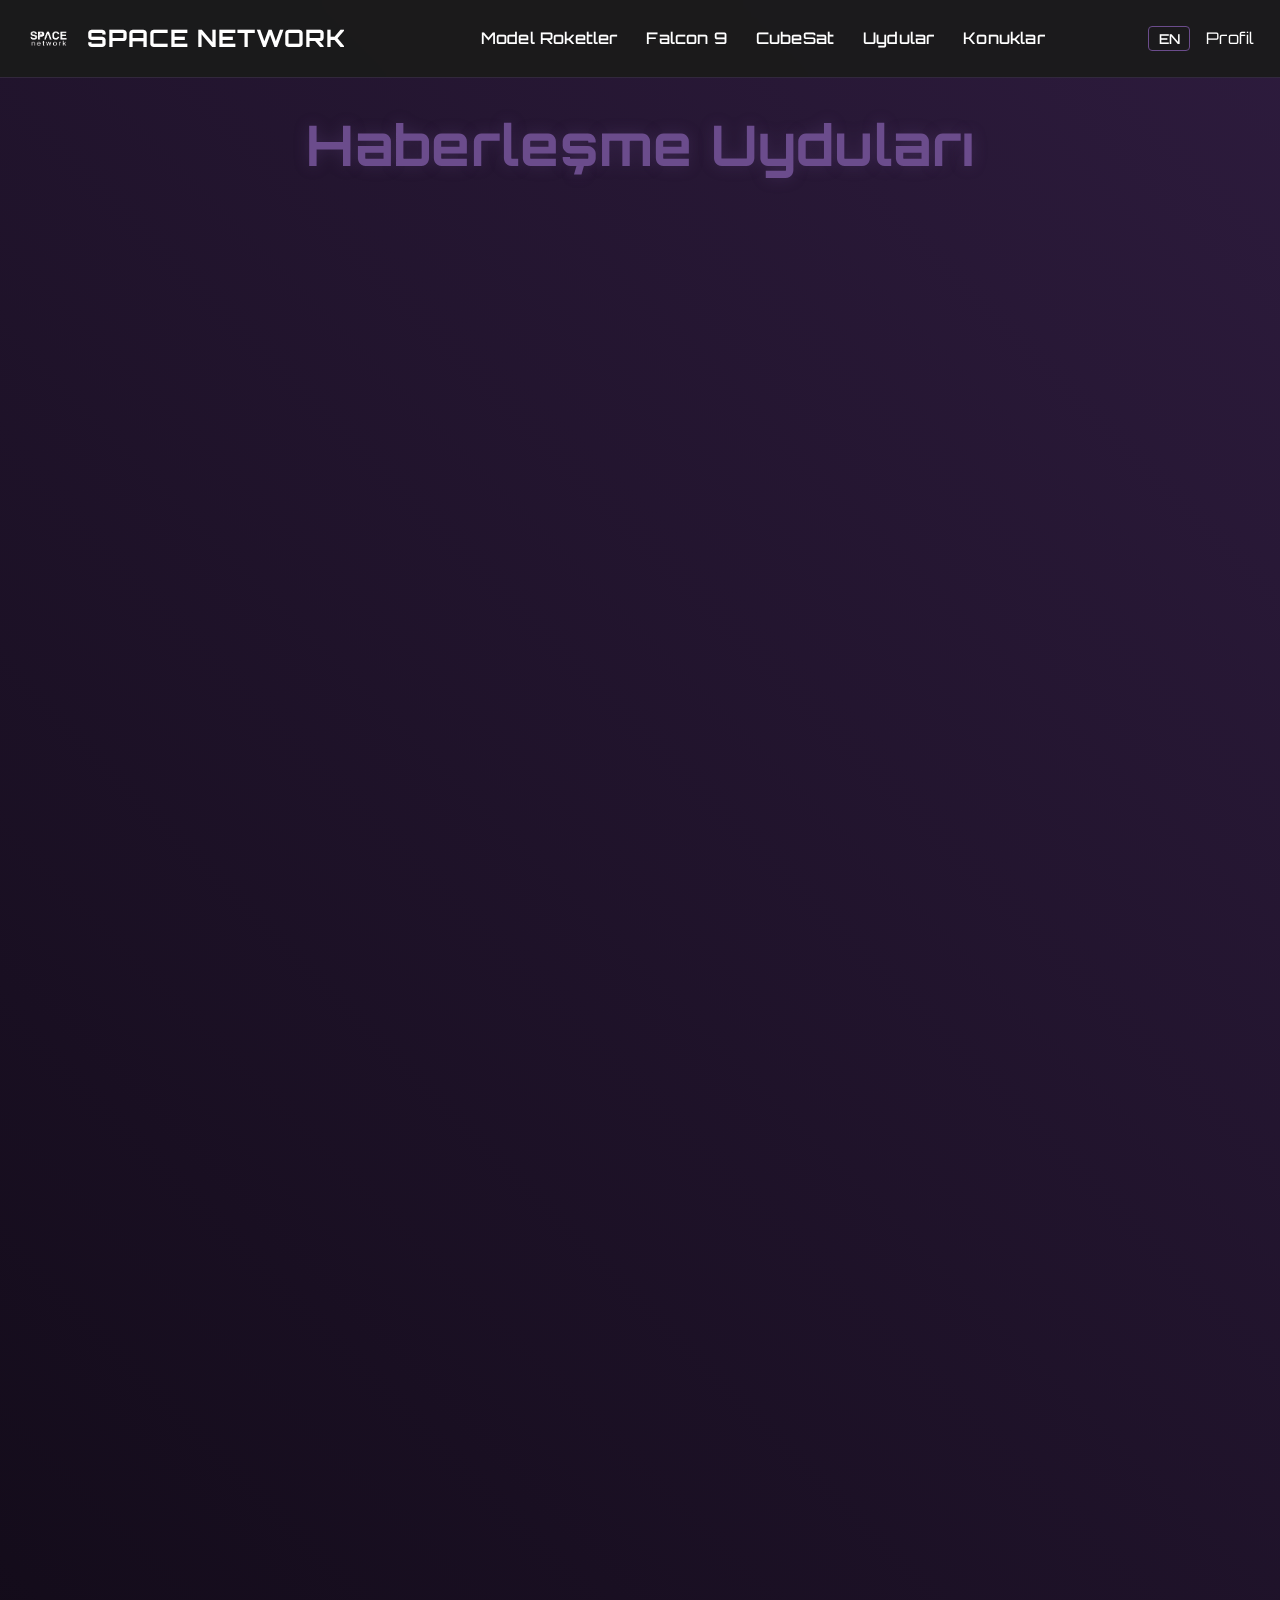
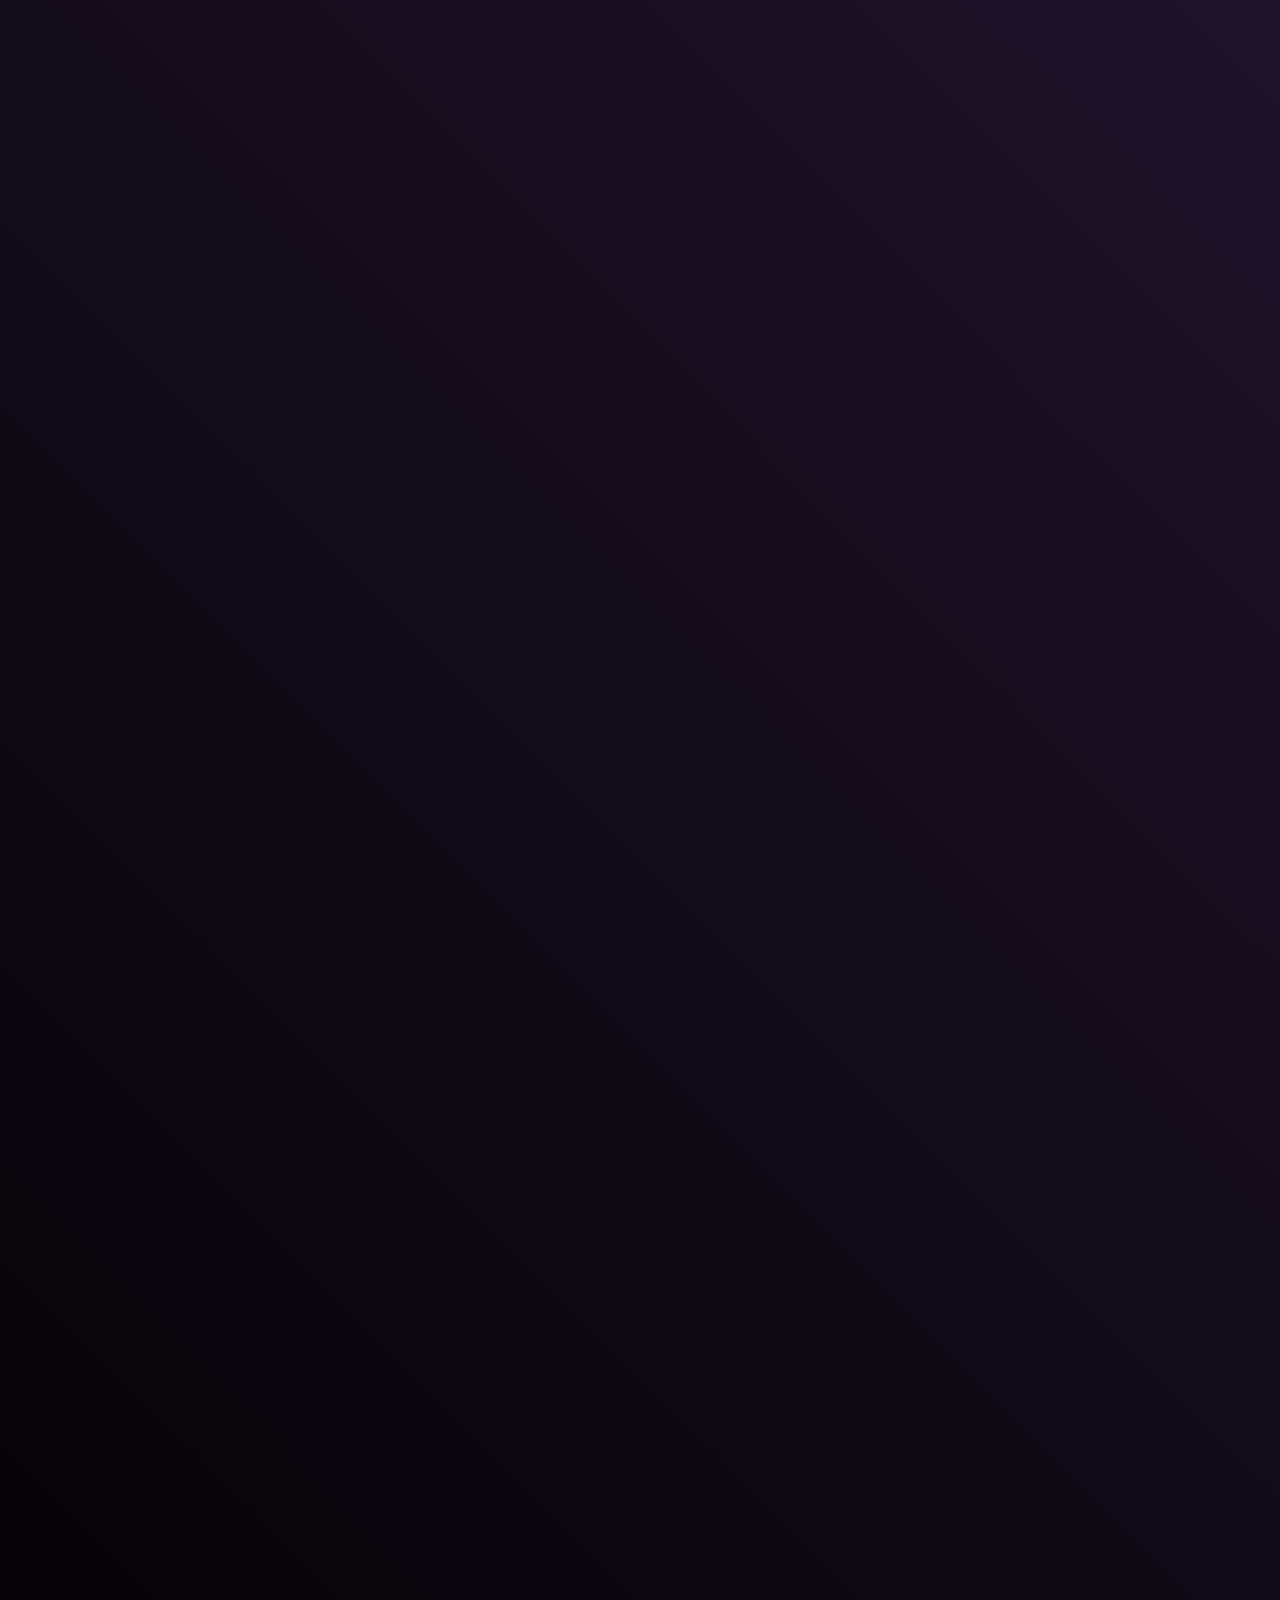
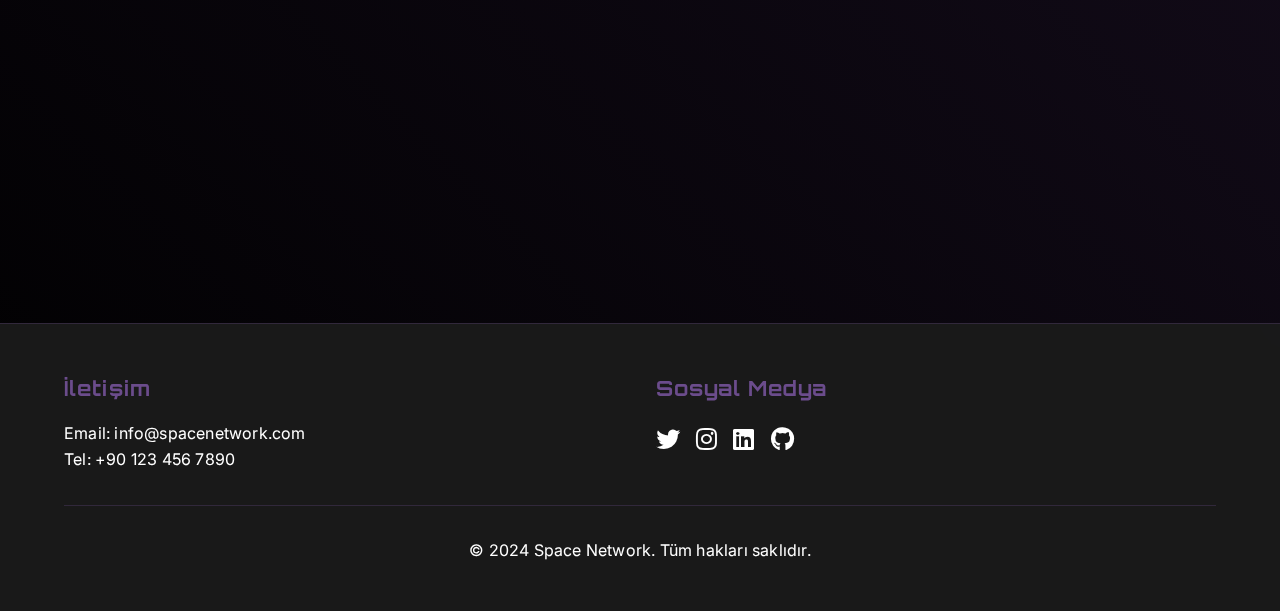
<file: satellites.html>
<!DOCTYPE html>
<html lang="tr">
<head>
    <meta charset="UTF-8">
    <meta name="viewport" content="width=device-width, initial-scale=1.0">
    <meta name="description" content="Haberleşme uyduları hakkında detaylı bilgi, çalışma prensipleri ve kullanım alanları">
    <meta name="keywords" content="haberleşme uyduları, telekomünikasyon, uydu iletişimi, GEO uydular, LEO uydular">
    <title>Haberleşme Uyduları - Space Network</title>
    <link rel="stylesheet" href="css/style.css">
    <link rel="stylesheet" href="css/satellites.css">
    <link href="https://fonts.googleapis.com/css2?family=Orbitron:wght@400;500;600;700&family=Inter:wght@300;400;500&display=swap" rel="stylesheet">
    <link rel="stylesheet" href="https://cdnjs.cloudflare.com/ajax/libs/font-awesome/6.0.0/css/all.min.css">
</head>
<body>
    <header>
        <nav class="navbar">
            <button class="hamburger-menu" aria-label="Menu">
                <span></span>
                <span></span>
                <span></span>
            </button>
            <div class="logo">
                <img src="images/space-network.png" alt="Space Network Logo" class="logo-image">
                <h1 onclick="window.location.href='index.html'">Space Network</h1>
            </div>
            <div class="nav-links">
                <a href="model-rocket.html">Model Roketler</a>
                <a href="falcon9.html">Falcon 9</a>
                <a href="cubesat.html">CubeSat</a>
                <a href="satellites.html">Uydular</a>
                <a href="guests.html">Konuklar</a>
            </div>
            <div class="right-section">
                <button class="lang-switch">EN</button>
                <a href="profile.html">Profil</a>
            </div>
            <!-- Mobil Menü -->
            <div class="mobile-menu">
                <a href="model-rocket.html">Model Roketler</a>
                <a href="falcon9.html">Falcon 9</a>
                <a href="cubesat.html">CubeSat</a>
                <a href="satellites.html">Uydular</a>
                <a href="guests.html">Konuklar</a>
                <a href="profile.html">Profil</a>
                <button class="lang-switch">EN</button>
            </div>
        </nav>
    </header>

    <main class="content-section">
        <h1>Haberleşme Uyduları</h1>
        
        <section class="rocket-section">
            <h2>Haberleşme Uyduları Nedir?</h2>
            <p>Haberleşme uyduları, dünya üzerindeki farklı noktalar arasında iletişimi sağlayan uzay araçlarıdır. Bu uydular, televizyon yayınları, internet bağlantısı, telefon görüşmeleri ve veri transferi gibi birçok iletişim hizmetini mümkün kılar.</p>
        </section>

        <section class="rocket-section">
            <h2>Yörünge Tipleri</h2>
            <ul>
                <li><strong>GEO (Geosynchronous Earth Orbit):</strong>
                    <ul>
                        <li>Yükseklik: 35,786 km</li>
                        <li>Yörünge periyodu: 24 saat</li>
                        <li>Dünya'ya göre sabit konum</li>
                        <li>Geniş kapsama alanı</li>
                    </ul>
                </li>
                <li><strong>MEO (Medium Earth Orbit):</strong>
                    <ul>
                        <li>Yükseklik: 2,000 - 35,786 km</li>
                        <li>GPS ve navigasyon sistemleri</li>
                        <li>Orta seviye gecikme süresi</li>
                    </ul>
                </li>
                <li><strong>LEO (Low Earth Orbit):</strong>
                    <ul>
                        <li>Yükseklik: 160 - 2,000 km</li>
                        <li>Düşük gecikme süresi</li>
                        <li>Yüksek veri hızı</li>
                        <li>Starlink gibi internet uyduları</li>
                    </ul>
                </li>
            </ul>
        </section>

        <section class="rocket-section">
            <h2>Temel Bileşenler</h2>
            <ul>
                <li><strong>Güç Sistemi:</strong>
                    <ul>
                        <li>Güneş panelleri</li>
                        <li>Bataryalar</li>
                        <li>Güç kontrol üniteleri</li>
                    </ul>
                </li>
                <li><strong>Haberleşme Sistemleri:</strong>
                    <ul>
                        <li>Transponderlar</li>
                        <li>Antenler</li>
                        <li>Sinyal işlemcileri</li>
                    </ul>
                </li>
                <li><strong>Yönelim Kontrol:</strong>
                    <ul>
                        <li>İtki sistemleri</li>
                        <li>Tepki tekerlekleri</li>
                        <li>Yıldız takipçileri</li>
                    </ul>
                </li>
            </ul>
        </section>

        <section class="rocket-section">
            <h2>Kullanım Alanları</h2>
            <ul>
                <li><strong>Telekomünikasyon:</strong>
                    <ul>
                        <li>Telefon görüşmeleri</li>
                        <li>İnternet bağlantısı</li>
                        <li>Veri transferi</li>
                    </ul>
                </li>
                <li><strong>Yayıncılık:</strong>
                    <ul>
                        <li>TV yayınları</li>
                        <li>Radyo yayınları</li>
                        <li>Dijital medya</li>
                    </ul>
                </li>
                <li><strong>Askeri İletişim:</strong>
                    <ul>
                        <li>Güvenli haberleşme</li>
                        <li>Taktik iletişim</li>
                    </ul>
                </li>
            </ul>
        </section>

        <section class="rocket-section">
            <h2>Türkiye'nin Haberleşme Uyduları</h2>
            <ul>
                <li><strong>TÜRKSAT 3A:</strong> 2008 yılında fırlatıldı</li>
                <li><strong>TÜRKSAT 4A:</strong> 2014 yılında fırlatıldı</li>
                <li><strong>TÜRKSAT 4B:</strong> 2015 yılında fırlatıldı</li>
                <li><strong>TÜRKSAT 5A:</strong> 2021 yılında fırlatıldı</li>
                <li><strong>TÜRKSAT 5B:</strong> 2021 yılında fırlatıldı</li>
            </ul>
        </section>

        <section class="rocket-section">
            <h2>Gelecek Teknolojiler</h2>
            <ul>
                <li>Yüksek verimli güneş panelleri</li>
                <li>Elektrikli itki sistemleri</li>
                <li>Yapay zeka destekli kontrol sistemleri</li>
                <li>Kuantum haberleşme teknolojileri</li>
                <li>Inter-satellite linkler</li>
            </ul>
        </section>
    </main>

    <footer>
        <div class="footer-content">
            <div class="footer-section">
                <h3>İletişim</h3>
                <p>Email: info@spacenetwork.com</p>
                <p>Tel: +90 123 456 7890</p>
            </div>
            <div class="footer-section">
                <h3>Sosyal Medya</h3>
                <div class="social-links">
                    <a href="#"><i class="fab fa-twitter"></i></a>
                    <a href="#"><i class="fab fa-instagram"></i></a>
                    <a href="#"><i class="fab fa-linkedin"></i></a>
                    <a href="#"><i class="fab fa-github"></i></a>
                </div>
            </div>
        </div>
        <div class="footer-bottom">
            <p>&copy; 2024 Space Network. Tüm hakları saklıdır.</p>
        </div>
    </footer>

    <script src="js/main.js"></script>
</body>
</html>
</file>
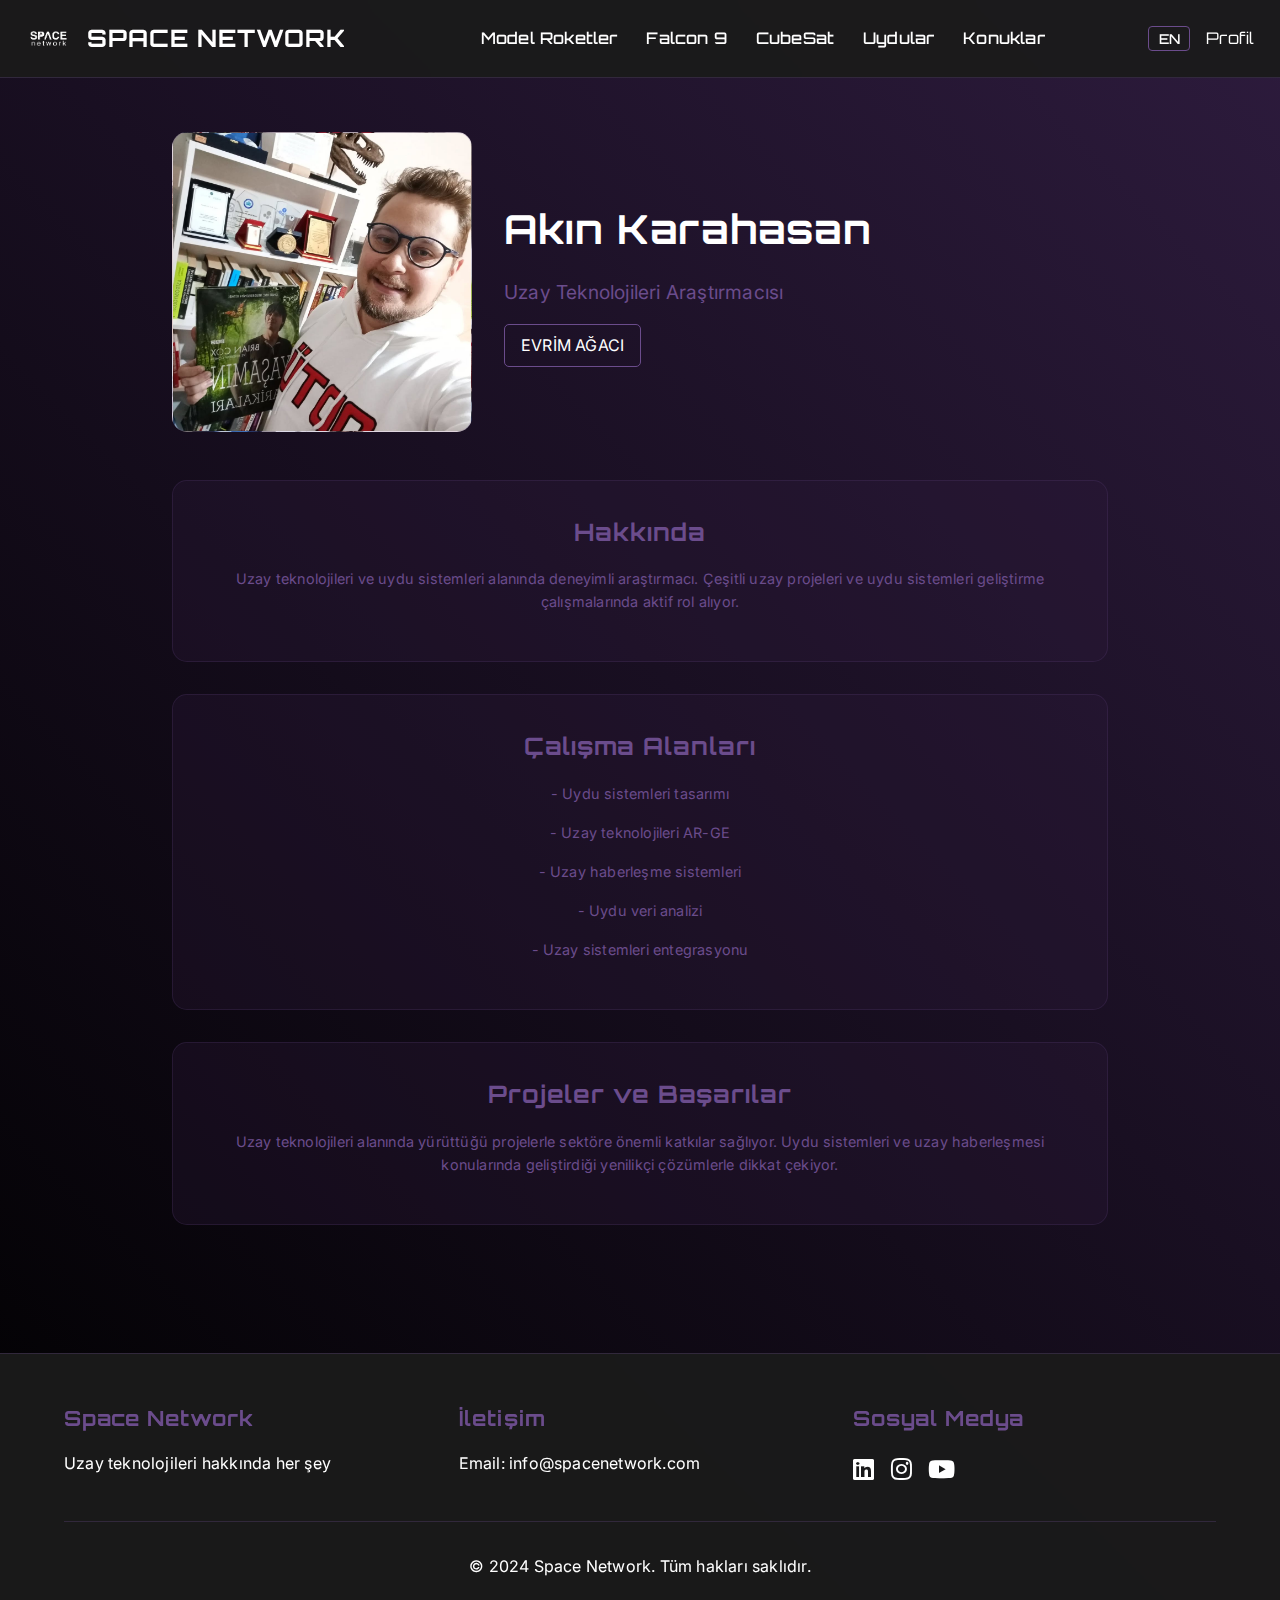
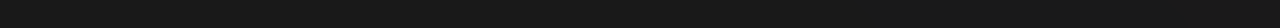
<file: guests/akin-karahasan.html>
<!DOCTYPE html>
<html lang="tr">
<head>
    <meta charset="UTF-8">
    <meta name="viewport" content="width=device-width, initial-scale=0.7, maximum-scale=1.0, user-scalable=yes">
    <title>Akın Karahasan - Space Network</title>
    <link rel="stylesheet" href="../css/style.css">
    <link rel="stylesheet" href="https://cdnjs.cloudflare.com/ajax/libs/font-awesome/6.0.0/css/all.min.css">
    <link href="https://fonts.googleapis.com/css2?family=Orbitron:wght@400;500;600;700&family=Inter:wght@300;400;500;600&display=swap" rel="stylesheet">
    <style>
        .guest-detail {
            max-width: 1000px;
            margin: 100px auto 50px;
            padding: 2rem;
        }

        .guest-header {
            display: flex;
            align-items: center;
            gap: 2rem;
            margin-bottom: 3rem;
        }

        .guest-image {
            width: 300px;
            height: 300px;
            border-radius: 15px;
            background-size: cover;
            background-position: center;
            border: 1px solid rgba(107, 76, 140, 0.2);
        }

        .guest-title {
            flex: 1;
        }

        .guest-title h1 {
            font-size: 2.5rem;
            margin-bottom: 1rem;
            color: var(--text-color);
        }

        .guest-title p {
            font-size: 1.2rem;
            color: var(--accent-color);
            margin-bottom: 1rem;
        }

        .guest-info {
            background: var(--card-bg);
            border-radius: 15px;
            padding: 2rem;
            margin-bottom: 2rem;
            border: 1px solid rgba(107, 76, 140, 0.2);
            text-align: center;
        }

        .guest-info h2 {
            color: var(--accent-color);
            margin-bottom: 1rem;
            font-size: 1.5rem;
        }

        .guest-info p {
            margin-bottom: 1rem;
            line-height: 1.6;
        }

        .guest-links {
            display: flex;
            gap: 1rem;
            margin-top: 1rem;
        }

        .guest-links a {
            color: var(--text-color);
            text-decoration: none;
            padding: 0.5rem 1rem;
            border: 1px solid var(--accent-color);
            border-radius: 5px;
            transition: all 0.3s ease;
        }

        .guest-links a:hover {
            background: var(--accent-color);
            color: var(--text-color);
        }

        @media (max-width: 768px) {
            .guest-header {
                flex-direction: column;
                text-align: center;
                align-items: center;
                gap: 2.5rem;
            }

            .guest-image {
                width: 200px;
                height: 200px;
                margin: 0 auto;
            }

            .guest-title h1 {
                font-size: 2rem;
                text-align: center;
            }

            .guest-title p {
                text-align: center;
            }

            .guest-links {
                justify-content: center;
                flex-wrap: wrap;
            }

            .guest-info h2 {
                text-align: center;
            }

            .guest-info p {
                text-align: center;
                padding: 0 1rem;
            }
        }
    </style>
</head>
<body>
    <!-- Header -->
    <header>
        <nav class="navbar">
            <button class="hamburger-menu" aria-label="Menu">
                <span></span>
                <span></span>
                <span></span>
            </button>
            <div class="logo">
                <img src="../images/space-network.png" alt="Space Network Logo" class="logo-image">
                <h1 onclick="window.location.href='../index.html'">Space Network</h1>
            </div>
            <div class="nav-links">
                <a href="../model-rocket.html">Model Roketler</a>
                <a href="../falcon9.html">Falcon 9</a>
                <a href="../cubesat.html">CubeSat</a>
                <a href="../satellites.html">Uydular</a>
                <a href="../guests.html">Konuklar</a>
            </div>
            <div class="right-section">
                <button class="lang-switch">EN</button>
                <a href="../profile.html">Profil</a>
            </div>
            <!-- Mobil Menü -->
            <div class="mobile-menu">
                <a href="../model-rocket.html">Model Roketler</a>
                <a href="../falcon9.html">Falcon 9</a>
                <a href="../cubesat.html">CubeSat</a>
                <a href="../satellites.html">Uydular</a>
                <a href="../guests.html">Konuklar</a>
                <a href="../profile.html">Profil</a>
                <button class="lang-switch">EN</button>
            </div>
        </nav>
    </header>

    <!-- Konuk Detay -->
    <div class="guest-detail">
        <div class="guest-header">
            <div class="guest-image" style="background-image: url('../images/akin-karahasan.jpg');"></div>
            <div class="guest-title">
                <h1>Akın Karahasan</h1>
                <p>Uzay Teknolojileri Araştırmacısı</p>
                <div class="guest-links">
                    <a href="https://evrimagaci.org/kisi/akin-karahasan-16648" target="_blank">EVRİM AĞACI</a>
                </div>
            </div>
        </div>

        <div class="guest-info">
            <h2>Hakkında</h2>
            <p>Uzay teknolojileri ve uydu sistemleri alanında deneyimli araştırmacı. Çeşitli uzay projeleri ve uydu sistemleri geliştirme çalışmalarında aktif rol alıyor.</p>
        </div>

        <div class="guest-info">
            <h2>Çalışma Alanları</h2>
            <p>- Uydu sistemleri tasarımı</p>
            <p>- Uzay teknolojileri AR-GE</p>
            <p>- Uzay haberleşme sistemleri</p>
            <p>- Uydu veri analizi</p>
            <p>- Uzay sistemleri entegrasyonu</p>
        </div>

        <div class="guest-info">
            <h2>Projeler ve Başarılar</h2>
            <p>Uzay teknolojileri alanında yürüttüğü projelerle sektöre önemli katkılar sağlıyor. Uydu sistemleri ve uzay haberleşmesi konularında geliştirdiği yenilikçi çözümlerle dikkat çekiyor.</p>
        </div>
    </div>

    <!-- Footer -->
    <footer>
        <div class="footer-content">
            <div class="footer-section">
                <h3>Space Network</h3>
                <p>Uzay teknolojileri hakkında her şey</p>
            </div>
            <div class="footer-section">
                <h3>İletişim</h3>
                <p>Email: info@spacenetwork.com</p>
            </div>
            <div class="footer-section">
                <h3>Sosyal Medya</h3>
                <div class="social-links">
                    <a href="https://www.linkedin.com/company/space-network-c/posts/?feedView=all" target="_blank" aria-label="LinkedIn"><i class="fab fa-linkedin"></i></a>
                    <a href="https://www.instagram.com/space.network.c/" target="_blank" aria-label="Instagram"><i class="fab fa-instagram"></i></a>
                    <a href="https://www.youtube.com/@space.network.c" target="_blank" aria-label="YouTube"><i class="fab fa-youtube"></i></a>
                </div>
            </div>
        </div>
        <div class="footer-bottom">
            <p>&copy; 2024 Space Network. Tüm hakları saklıdır.</p>
        </div>
    </footer>

    <script src="../js/main.js"></script>
</body>
</html>
</file>
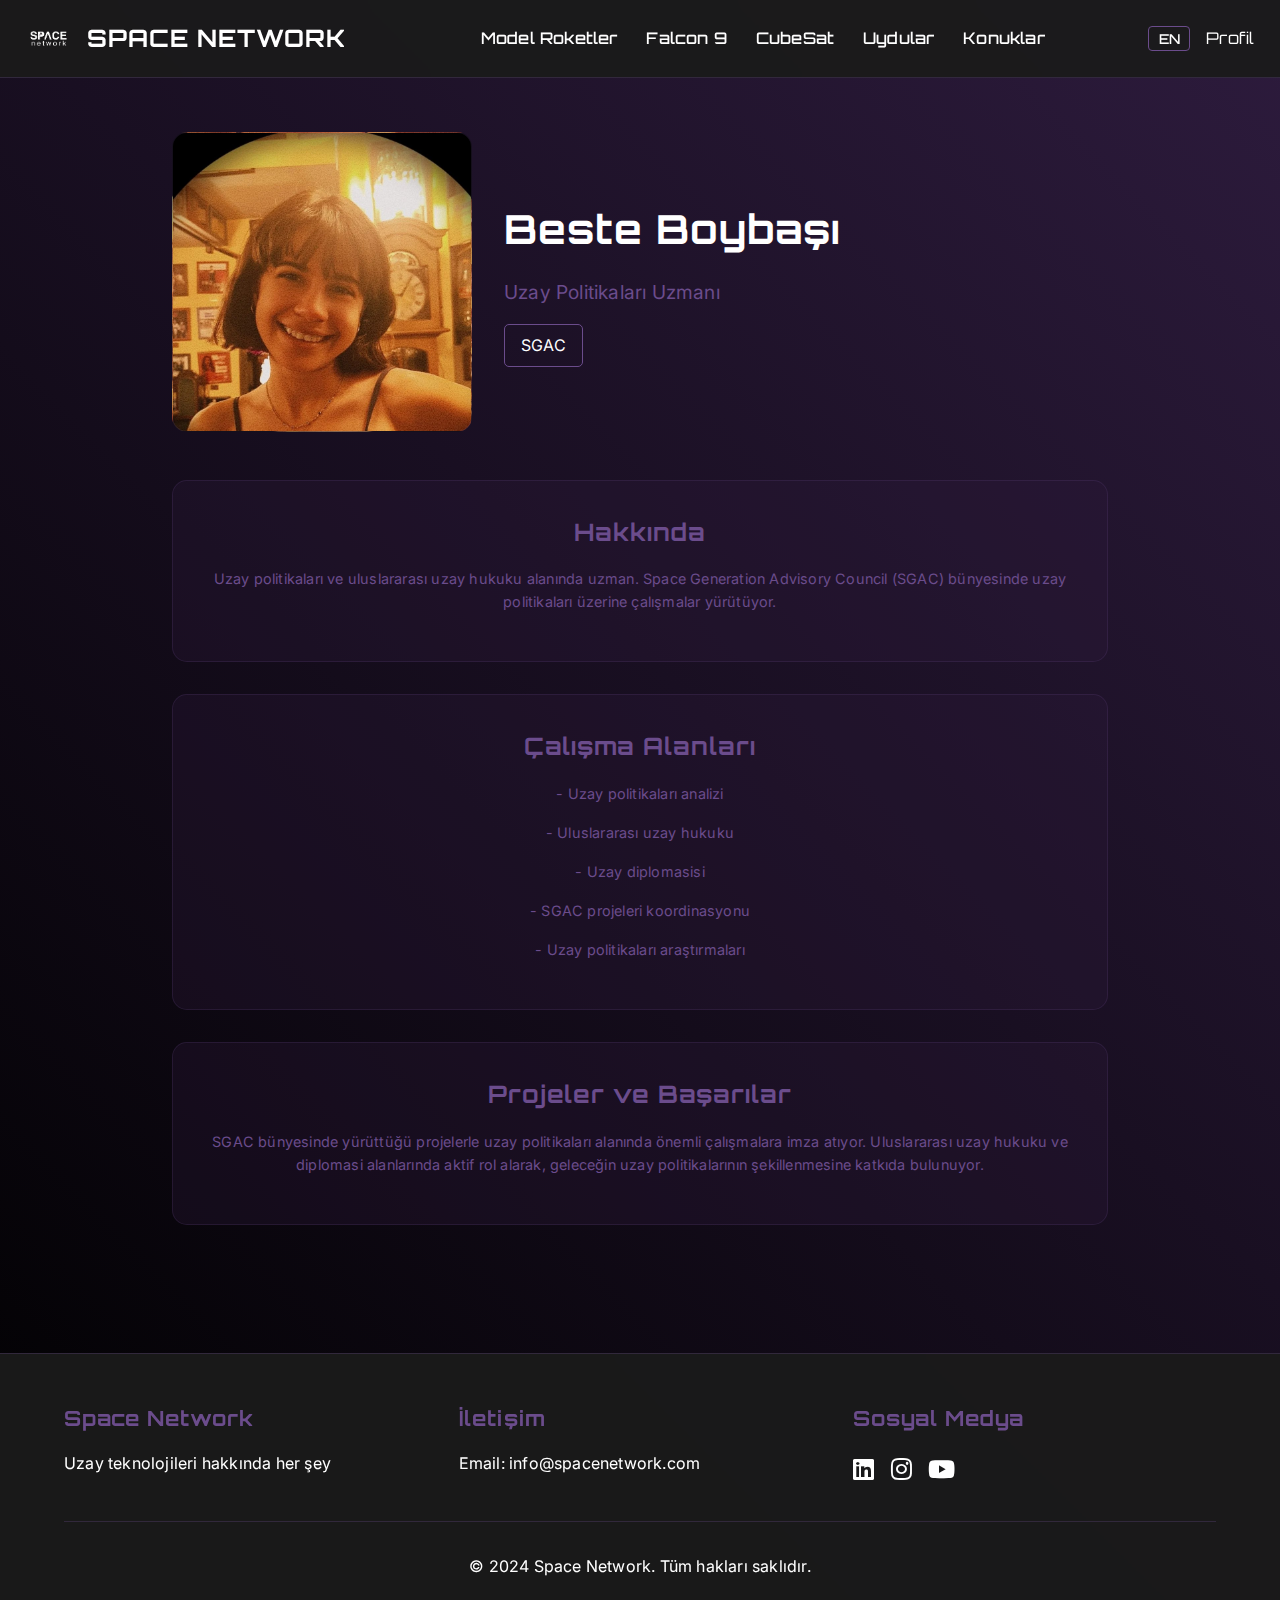
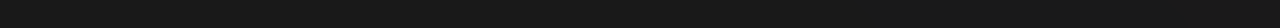
<file: guests/beste-boybasi.html>
<!DOCTYPE html>
<html lang="tr">
<head>
    <meta charset="UTF-8">
    <meta name="viewport" content="width=device-width, initial-scale=0.7, maximum-scale=1.0, user-scalable=yes">
    <title>Beste Boybaşı - Space Network</title>
    <link rel="stylesheet" href="../css/style.css">
    <link rel="stylesheet" href="https://cdnjs.cloudflare.com/ajax/libs/font-awesome/6.0.0/css/all.min.css">
    <link href="https://fonts.googleapis.com/css2?family=Orbitron:wght@400;500;600;700&family=Inter:wght@300;400;500;600&display=swap" rel="stylesheet">
    <style>
        .guest-detail {
            max-width: 1000px;
            margin: 100px auto 50px;
            padding: 2rem;
        }

        .guest-header {
            display: flex;
            align-items: center;
            gap: 2rem;
            margin-bottom: 3rem;
            text-align: left;
        }

        .guest-image {
            width: 300px;
            height: 300px;
            border-radius: 15px;
            background-size: cover;
            background-position: center;
            border: 1px solid rgba(107, 76, 140, 0.2);
        }

        .guest-title {
            flex: 1;
        }

        .guest-title h1 {
            font-size: 2.5rem;
            margin-bottom: 1rem;
            color: var(--text-color);
        }

        .guest-title p {
            font-size: 1.2rem;
            color: var(--accent-color);
            margin-bottom: 1rem;
        }

        .guest-info {
            background: var(--card-bg);
            border-radius: 15px;
            padding: 2rem;
            margin-bottom: 2rem;
            border: 1px solid rgba(107, 76, 140, 0.2);
        }

        .guest-info h2 {
            color: var(--accent-color);
            margin-bottom: 1rem;
            font-size: 1.5rem;
        }

        .guest-info p {
            margin-bottom: 1rem;
            line-height: 1.6;
        }

        .guest-links {
            display: flex;
            gap: 1rem;
            margin-top: 1rem;
            justify-content: flex-start;
        }

        .guest-links a {
            color: var(--text-color);
            text-decoration: none;
            padding: 0.5rem 1rem;
            border: 1px solid var(--accent-color);
            border-radius: 5px;
            transition: all 0.3s ease;
        }

        .guest-links a:hover {
            background: var(--accent-color);
            color: var(--text-color);
        }

        @media (max-width: 768px) {
            .guest-header {
                flex-direction: column;
                text-align: center;
                gap: 1.5rem;
            }

            .guest-image {
                width: 200px;
                height: 200px;
                margin: 0 auto;
            }

            .guest-title {
                text-align: center;
            }

            .guest-links {
                justify-content: center;
            }

            .guest-info {
                text-align: center;
            }

            .guest-info h2 {
                text-align: center;
            }
        }
    </style>
</head>
<body>
    <!-- Header -->
    <header>
        <nav class="navbar">
            <button class="hamburger-menu" aria-label="Menu">
                <span></span>
                <span></span>
                <span></span>
            </button>
            <div class="logo">
                <img src="../images/space-network.png" alt="Space Network Logo" class="logo-image">
                <h1 onclick="window.location.href='../index.html'">Space Network</h1>
            </div>
            <div class="nav-links">
                <a href="../model-rocket.html">Model Roketler</a>
                <a href="../falcon9.html">Falcon 9</a>
                <a href="../cubesat.html">CubeSat</a>
                <a href="../satellites.html">Uydular</a>
                <a href="../guests.html">Konuklar</a>
            </div>
            <div class="right-section">
                <button class="lang-switch">EN</button>
                <a href="../profile.html">Profil</a>
            </div>
            <!-- Mobil Menü -->
            <div class="mobile-menu">
                <a href="../model-rocket.html">Model Roketler</a>
                <a href="../falcon9.html">Falcon 9</a>
                <a href="../cubesat.html">CubeSat</a>
                <a href="../satellites.html">Uydular</a>
                <a href="../guests.html">Konuklar</a>
                <a href="../profile.html">Profil</a>
                <button class="lang-switch">EN</button>
            </div>
        </nav>
    </header>

    <!-- Konuk Detay -->
    <div class="guest-detail">
        <div class="guest-header">
            <div class="guest-image" style="background-image: url('../images/beste-boybasi.jpg');"></div>
            <div class="guest-title">
                <h1>Beste Boybaşı</h1>
                <p>Uzay Politikaları Uzmanı</p>
                <div class="guest-links">
                    <a href="https://spacegeneration.org" target="_blank">SGAC</a>
                </div>
            </div>
        </div>

        <div class="guest-info">
            <h2>Hakkında</h2>
            <p>Uzay politikaları ve uluslararası uzay hukuku alanında uzman. Space Generation Advisory Council (SGAC) bünyesinde uzay politikaları üzerine çalışmalar yürütüyor.</p>
        </div>

        <div class="guest-info">
            <h2>Çalışma Alanları</h2>
            <p>- Uzay politikaları analizi</p>
            <p>- Uluslararası uzay hukuku</p>
            <p>- Uzay diplomasisi</p>
            <p>- SGAC projeleri koordinasyonu</p>
            <p>- Uzay politikaları araştırmaları</p>
        </div>

        <div class="guest-info">
            <h2>Projeler ve Başarılar</h2>
            <p>SGAC bünyesinde yürüttüğü projelerle uzay politikaları alanında önemli çalışmalara imza atıyor. Uluslararası uzay hukuku ve diplomasi alanlarında aktif rol alarak, geleceğin uzay politikalarının şekillenmesine katkıda bulunuyor.</p>
        </div>
    </div>

    <!-- Footer -->
    <footer>
        <div class="footer-content">
            <div class="footer-section">
                <h3>Space Network</h3>
                <p>Uzay teknolojileri hakkında her şey</p>
            </div>
            <div class="footer-section">
                <h3>İletişim</h3>
                <p>Email: info@spacenetwork.com</p>
            </div>
            <div class="footer-section">
                <h3>Sosyal Medya</h3>
                <div class="social-links">
                    <a href="https://www.linkedin.com/company/space-network-c/posts/?feedView=all" target="_blank" aria-label="LinkedIn"><i class="fab fa-linkedin"></i></a>
                    <a href="https://www.instagram.com/space.network.c/" target="_blank" aria-label="Instagram"><i class="fab fa-instagram"></i></a>
                    <a href="https://www.youtube.com/@space.network.c" target="_blank" aria-label="YouTube"><i class="fab fa-youtube"></i></a>
                </div>
            </div>
        </div>
        <div class="footer-bottom">
            <p>&copy; 2024 Space Network. Tüm hakları saklıdır.</p>
        </div>
    </footer>

    <script src="../js/main.js"></script>
</body>
</html>
</file>
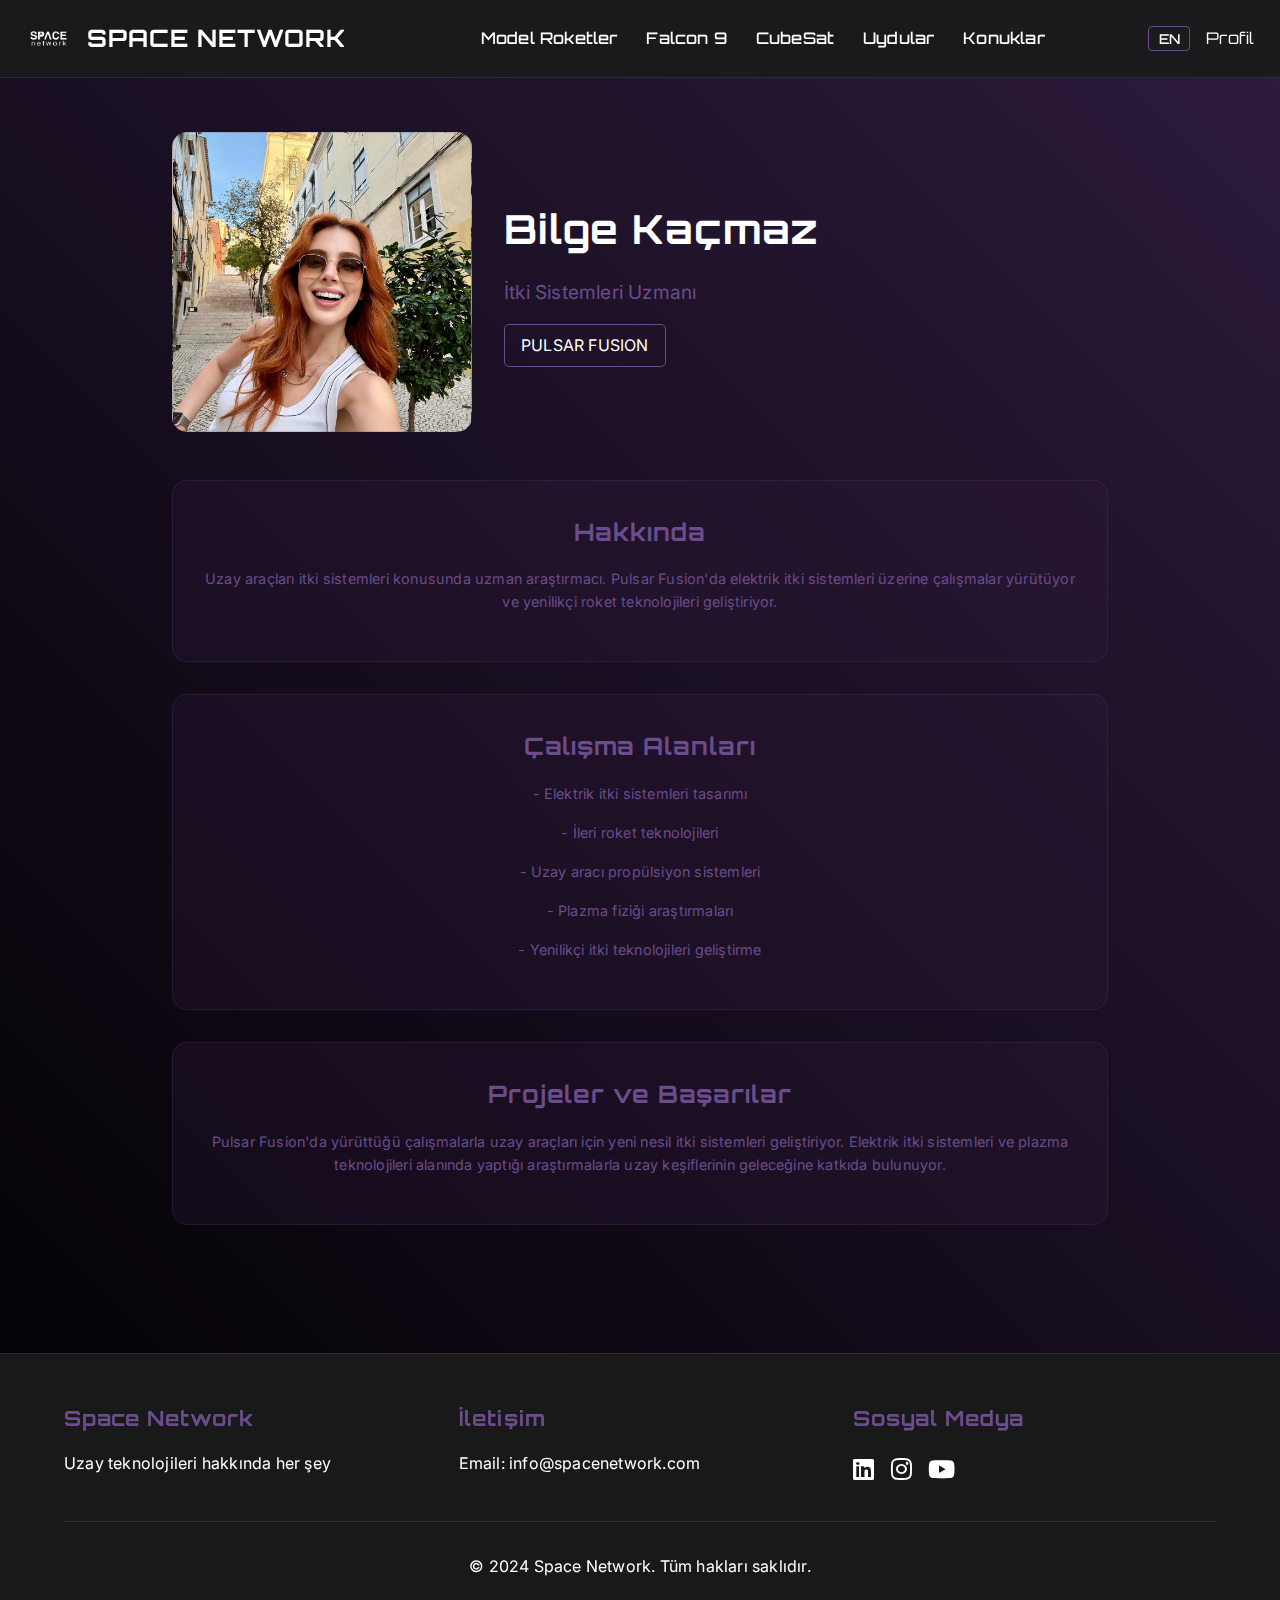
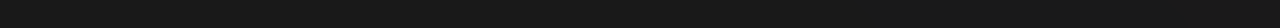
<file: guests/bilge-kacmaz.html>
<!DOCTYPE html>
<html lang="tr">
<head>
    <meta charset="UTF-8">
    <meta name="viewport" content="width=device-width, initial-scale=0.7, maximum-scale=1.0, user-scalable=yes">
    <title>Bilge Kaçmaz - Space Network</title>
    <link rel="stylesheet" href="../css/style.css">
    <link rel="stylesheet" href="https://cdnjs.cloudflare.com/ajax/libs/font-awesome/6.0.0/css/all.min.css">
    <link href="https://fonts.googleapis.com/css2?family=Orbitron:wght@400;500;600;700&family=Inter:wght@300;400;500;600&display=swap" rel="stylesheet">
    <style>
        .guest-detail {
            max-width: 1000px;
            margin: 100px auto 50px;
            padding: 2rem;
        }

        .guest-header {
            display: flex;
            align-items: center;
            gap: 2rem;
            margin-bottom: 3rem;
        }

        .guest-image {
            width: 300px;
            height: 300px;
            border-radius: 15px;
            background-size: cover;
            background-position: center;
            border: 1px solid rgba(107, 76, 140, 0.2);
        }

        .guest-title {
            flex: 1;
        }

        .guest-title h1 {
            font-size: 2.5rem;
            margin-bottom: 1rem;
            color: var(--text-color);
        }

        .guest-title p {
            font-size: 1.2rem;
            color: var(--accent-color);
            margin-bottom: 1rem;
        }

        .guest-info {
            background: var(--card-bg);
            border-radius: 15px;
            padding: 2rem;
            margin-bottom: 2rem;
            border: 1px solid rgba(107, 76, 140, 0.2);
        }

        .guest-info h2 {
            color: var(--accent-color);
            margin-bottom: 1rem;
            font-size: 1.5rem;
        }

        .guest-info p {
            margin-bottom: 1rem;
            line-height: 1.6;
        }

        .guest-links {
            display: flex;
            gap: 1rem;
            margin-top: 1rem;
        }

        .guest-links a {
            color: var(--text-color);
            text-decoration: none;
            padding: 0.5rem 1rem;
            border: 1px solid var(--accent-color);
            border-radius: 5px;
            transition: all 0.3s ease;
        }

        .guest-links a:hover {
            background: var(--accent-color);
            color: var(--text-color);
        }

        @media (max-width: 768px) {
            .guest-header {
                flex-direction: column;
                text-align: center;
                align-items: center;
                margin-bottom: 2rem;
            }

            .guest-image {
                width: 200px;
                height: 200px;
                margin: 0 auto 1.5rem;
            }

            .guest-title {
                display: flex;
                flex-direction: column;
                align-items: center;
            }

            .guest-title h1 {
                text-align: center;
                font-size: 2rem;
            }

            .guest-title p {
                text-align: center;
            }

            .guest-info {
                text-align: center;
                padding: 1.5rem;
            }

            .guest-links {
                justify-content: center;
                flex-wrap: wrap;
            }

            .guest-links a {
                min-width: 120px;
                text-align: center;
            }
        }
    </style>
</head>
<body>
    <!-- Header -->
    <header>
        <nav class="navbar">
            <button class="hamburger-menu" aria-label="Menu">
                <span></span>
                <span></span>
                <span></span>
            </button>
            <div class="logo">
                <img src="../images/space-network.png" alt="Space Network Logo" class="logo-image">
                <h1 onclick="window.location.href='../index.html'">Space Network</h1>
            </div>
            <div class="nav-links">
                <a href="../model-rocket.html">Model Roketler</a>
                <a href="../falcon9.html">Falcon 9</a>
                <a href="../cubesat.html">CubeSat</a>
                <a href="../satellites.html">Uydular</a>
                <a href="../guests.html">Konuklar</a>
            </div>
            <div class="right-section">
                <button class="lang-switch">EN</button>
                <a href="../profile.html">Profil</a>
            </div>
            <!-- Mobil Menü -->
            <div class="mobile-menu">
                <a href="../model-rocket.html">Model Roketler</a>
                <a href="../falcon9.html">Falcon 9</a>
                <a href="../cubesat.html">CubeSat</a>
                <a href="../satellites.html">Uydular</a>
                <a href="../guests.html">Konuklar</a>
                <a href="../profile.html">Profil</a>
                <button class="lang-switch">EN</button>
            </div>
        </nav>
    </header>

    <!-- Konuk Detay -->
    <div class="guest-detail">
        <div class="guest-header">
            <div class="guest-image" style="background-image: url('../images/bilge-kacmaz.jpg');"></div>
            <div class="guest-title">
                <h1>Bilge Kaçmaz</h1>
                <p>İtki Sistemleri Uzmanı</p>
                <div class="guest-links">
                    <a href="https://www.pulsarfusion.com" target="_blank">PULSAR FUSION</a>
                </div>
            </div>
        </div>

        <div class="guest-info">
            <h2>Hakkında</h2>
            <p>Uzay araçları itki sistemleri konusunda uzman araştırmacı. Pulsar Fusion'da elektrik itki sistemleri üzerine çalışmalar yürütüyor ve yenilikçi roket teknolojileri geliştiriyor.</p>
        </div>

        <div class="guest-info">
            <h2>Çalışma Alanları</h2>
            <p>- Elektrik itki sistemleri tasarımı</p>
            <p>- İleri roket teknolojileri</p>
            <p>- Uzay aracı propülsiyon sistemleri</p>
            <p>- Plazma fiziği araştırmaları</p>
            <p>- Yenilikçi itki teknolojileri geliştirme</p>
        </div>

        <div class="guest-info">
            <h2>Projeler ve Başarılar</h2>
            <p>Pulsar Fusion'da yürüttüğü çalışmalarla uzay araçları için yeni nesil itki sistemleri geliştiriyor. Elektrik itki sistemleri ve plazma teknolojileri alanında yaptığı araştırmalarla uzay keşiflerinin geleceğine katkıda bulunuyor.</p>
        </div>
    </div>

    <!-- Footer -->
    <footer>
        <div class="footer-content">
            <div class="footer-section">
                <h3>Space Network</h3>
                <p>Uzay teknolojileri hakkında her şey</p>
            </div>
            <div class="footer-section">
                <h3>İletişim</h3>
                <p>Email: info@spacenetwork.com</p>
            </div>
            <div class="footer-section">
                <h3>Sosyal Medya</h3>
                <div class="social-links">
                    <a href="https://www.linkedin.com/company/space-network-c/posts/?feedView=all" target="_blank" aria-label="LinkedIn"><i class="fab fa-linkedin"></i></a>
                    <a href="https://www.instagram.com/space.network.c/" target="_blank" aria-label="Instagram"><i class="fab fa-instagram"></i></a>
                    <a href="https://www.youtube.com/@space.network.c" target="_blank" aria-label="YouTube"><i class="fab fa-youtube"></i></a>
                </div>
            </div>
        </div>
        <div class="footer-bottom">
            <p>&copy; 2024 Space Network. Tüm hakları saklıdır.</p>
        </div>
    </footer>

    <script src="../js/main.js"></script>
</body>
</html>
</file>
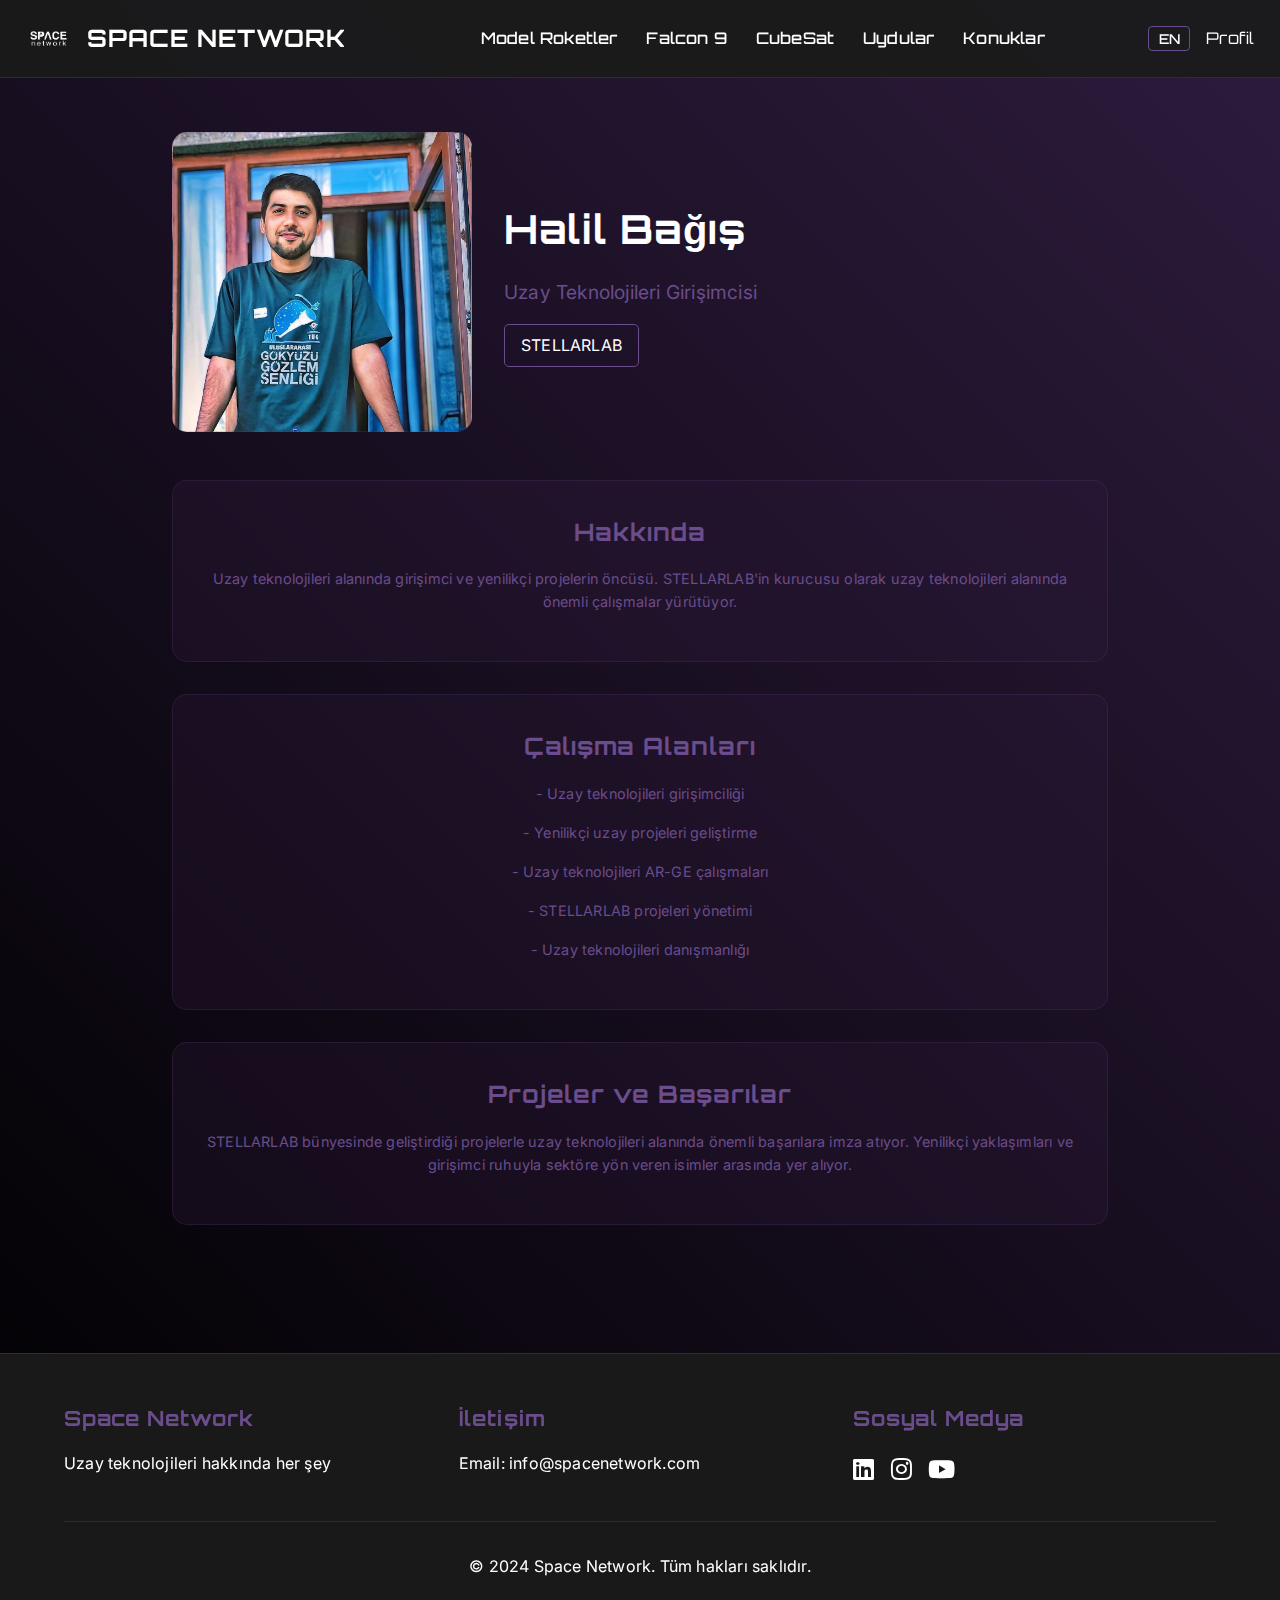
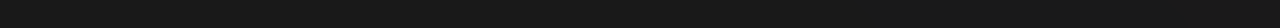
<file: guests/halil-bagis.html>
<!DOCTYPE html>
<html lang="tr">
<head>
    <meta charset="UTF-8">
    <meta name="viewport" content="width=device-width, initial-scale=0.7, maximum-scale=1.0, user-scalable=yes">
    <title>Halil Bağış - Space Network</title>
    <link rel="stylesheet" href="../css/style.css">
    <link rel="stylesheet" href="https://cdnjs.cloudflare.com/ajax/libs/font-awesome/6.0.0/css/all.min.css">
    <link href="https://fonts.googleapis.com/css2?family=Orbitron:wght@400;500;600;700&family=Inter:wght@300;400;500;600&display=swap" rel="stylesheet">
    <style>
        .guest-detail {
            max-width: 1000px;
            margin: 100px auto 50px;
            padding: 2rem;
        }

        .guest-header {
            display: flex;
            align-items: center;
            gap: 2rem;
            margin-bottom: 3rem;
        }

        .guest-image {
            width: 300px;
            height: 300px;
            border-radius: 15px;
            background-size: cover;
            background-position: center;
            border: 1px solid rgba(107, 76, 140, 0.2);
        }

        .guest-title {
            flex: 1;
        }

        .guest-title h1 {
            font-size: 2.5rem;
            margin-bottom: 1rem;
            color: var(--text-color);
        }

        .guest-title p {
            font-size: 1.2rem;
            color: var(--accent-color);
            margin-bottom: 1rem;
        }

        .guest-info {
            background: var(--card-bg);
            border-radius: 15px;
            padding: 2rem;
            margin-bottom: 2rem;
            border: 1px solid rgba(107, 76, 140, 0.2);
        }

        .guest-info h2 {
            color: var(--accent-color);
            margin-bottom: 1rem;
            font-size: 1.5rem;
        }

        .guest-info p {
            margin-bottom: 1rem;
            line-height: 1.6;
        }

        .guest-links {
            display: flex;
            gap: 1rem;
            margin-top: 1rem;
        }

        .guest-links a {
            color: var(--text-color);
            text-decoration: none;
            padding: 0.5rem 1rem;
            border: 1px solid var(--accent-color);
            border-radius: 5px;
            transition: all 0.3s ease;
        }

        .guest-links a:hover {
            background: var(--accent-color);
            color: var(--text-color);
        }

        @media (max-width: 768px) {
            .guest-header {
                flex-direction: column;
                text-align: center;
                align-items: center;
                margin-bottom: 2rem;
            }

            .guest-image {
                width: 200px;
                height: 200px;
                margin: 0 auto 1.5rem;
            }

            .guest-title {
                text-align: center;
                width: 100%;
            }

            .guest-title h1 {
                font-size: 2rem;
                margin-bottom: 0.8rem;
            }

            .guest-info {
                text-align: center;
                padding: 1.5rem;
            }

            .guest-links {
                justify-content: center;
                flex-wrap: wrap;
            }

            .guest-links a {
                min-width: 140px;
                text-align: center;
                margin: 0.5rem;
            }

            .guest-detail {
                padding: 1rem;
                margin: 80px auto 30px;
            }
        }
    </style>
</head>
<body>
    <!-- Header -->
    <header>
        <nav class="navbar">
            <button class="hamburger-menu" aria-label="Menu">
                <span></span>
                <span></span>
                <span></span>
            </button>
            <div class="logo">
                <img src="../images/space-network.png" alt="Space Network Logo" class="logo-image">
                <h1 onclick="window.location.href='../index.html'">Space Network</h1>
            </div>
            <div class="nav-links">
                <a href="../model-rocket.html">Model Roketler</a>
                <a href="../falcon9.html">Falcon 9</a>
                <a href="../cubesat.html">CubeSat</a>
                <a href="../satellites.html">Uydular</a>
                <a href="../guests.html">Konuklar</a>
            </div>
            <div class="right-section">
                <button class="lang-switch">EN</button>
                <a href="../profile.html">Profil</a>
            </div>
            <!-- Mobil Menü -->
            <div class="mobile-menu">
                <a href="../model-rocket.html">Model Roketler</a>
                <a href="../falcon9.html">Falcon 9</a>
                <a href="../cubesat.html">CubeSat</a>
                <a href="../satellites.html">Uydular</a>
                <a href="../guests.html">Konuklar</a>
                <a href="../profile.html">Profil</a>
                <button class="lang-switch">EN</button>
            </div>
        </nav>
    </header>

    <!-- Konuk Detay -->
    <div class="guest-detail">
        <div class="guest-header">
            <div class="guest-image" style="background-image: url('../images/halil-bagis.jpg');"></div>
            <div class="guest-title">
                <h1>Halil Bağış</h1>
                <p>Uzay Teknolojileri Girişimcisi</p>
                <div class="guest-links">
                    <a href="https://stellarlabstore.com/" target="_blank">STELLARLAB</a>
                </div>
            </div>
        </div>

        <div class="guest-info">
            <h2>Hakkında</h2>
            <p>Uzay teknolojileri alanında girişimci ve yenilikçi projelerin öncüsü. STELLARLAB'in kurucusu olarak uzay teknolojileri alanında önemli çalışmalar yürütüyor.</p>
        </div>

        <div class="guest-info">
            <h2>Çalışma Alanları</h2>
            <p>- Uzay teknolojileri girişimciliği</p>
            <p>- Yenilikçi uzay projeleri geliştirme</p>
            <p>- Uzay teknolojileri AR-GE çalışmaları</p>
            <p>- STELLARLAB projeleri yönetimi</p>
            <p>- Uzay teknolojileri danışmanlığı</p>
        </div>

        <div class="guest-info">
            <h2>Projeler ve Başarılar</h2>
            <p>STELLARLAB bünyesinde geliştirdiği projelerle uzay teknolojileri alanında önemli başarılara imza atıyor. Yenilikçi yaklaşımları ve girişimci ruhuyla sektöre yön veren isimler arasında yer alıyor.</p>
        </div>
    </div>

    <!-- Footer -->
    <footer>
        <div class="footer-content">
            <div class="footer-section">
                <h3>Space Network</h3>
                <p>Uzay teknolojileri hakkında her şey</p>
            </div>
            <div class="footer-section">
                <h3>İletişim</h3>
                <p>Email: info@spacenetwork.com</p>
            </div>
            <div class="footer-section">
                <h3>Sosyal Medya</h3>
                <div class="social-links">
                    <a href="https://www.linkedin.com/company/space-network-c/posts/?feedView=all" target="_blank" aria-label="LinkedIn"><i class="fab fa-linkedin"></i></a>
                    <a href="https://www.instagram.com/space.network.c/" target="_blank" aria-label="Instagram"><i class="fab fa-instagram"></i></a>
                    <a href="https://www.youtube.com/@space.network.c" target="_blank" aria-label="YouTube"><i class="fab fa-youtube"></i></a>
                </div>
            </div>
        </div>
        <div class="footer-bottom">
            <p>&copy; 2024 Space Network. Tüm hakları saklıdır.</p>
        </div>
    </footer>

    <script src="../js/main.js"></script>
</body>
</html>
</file>
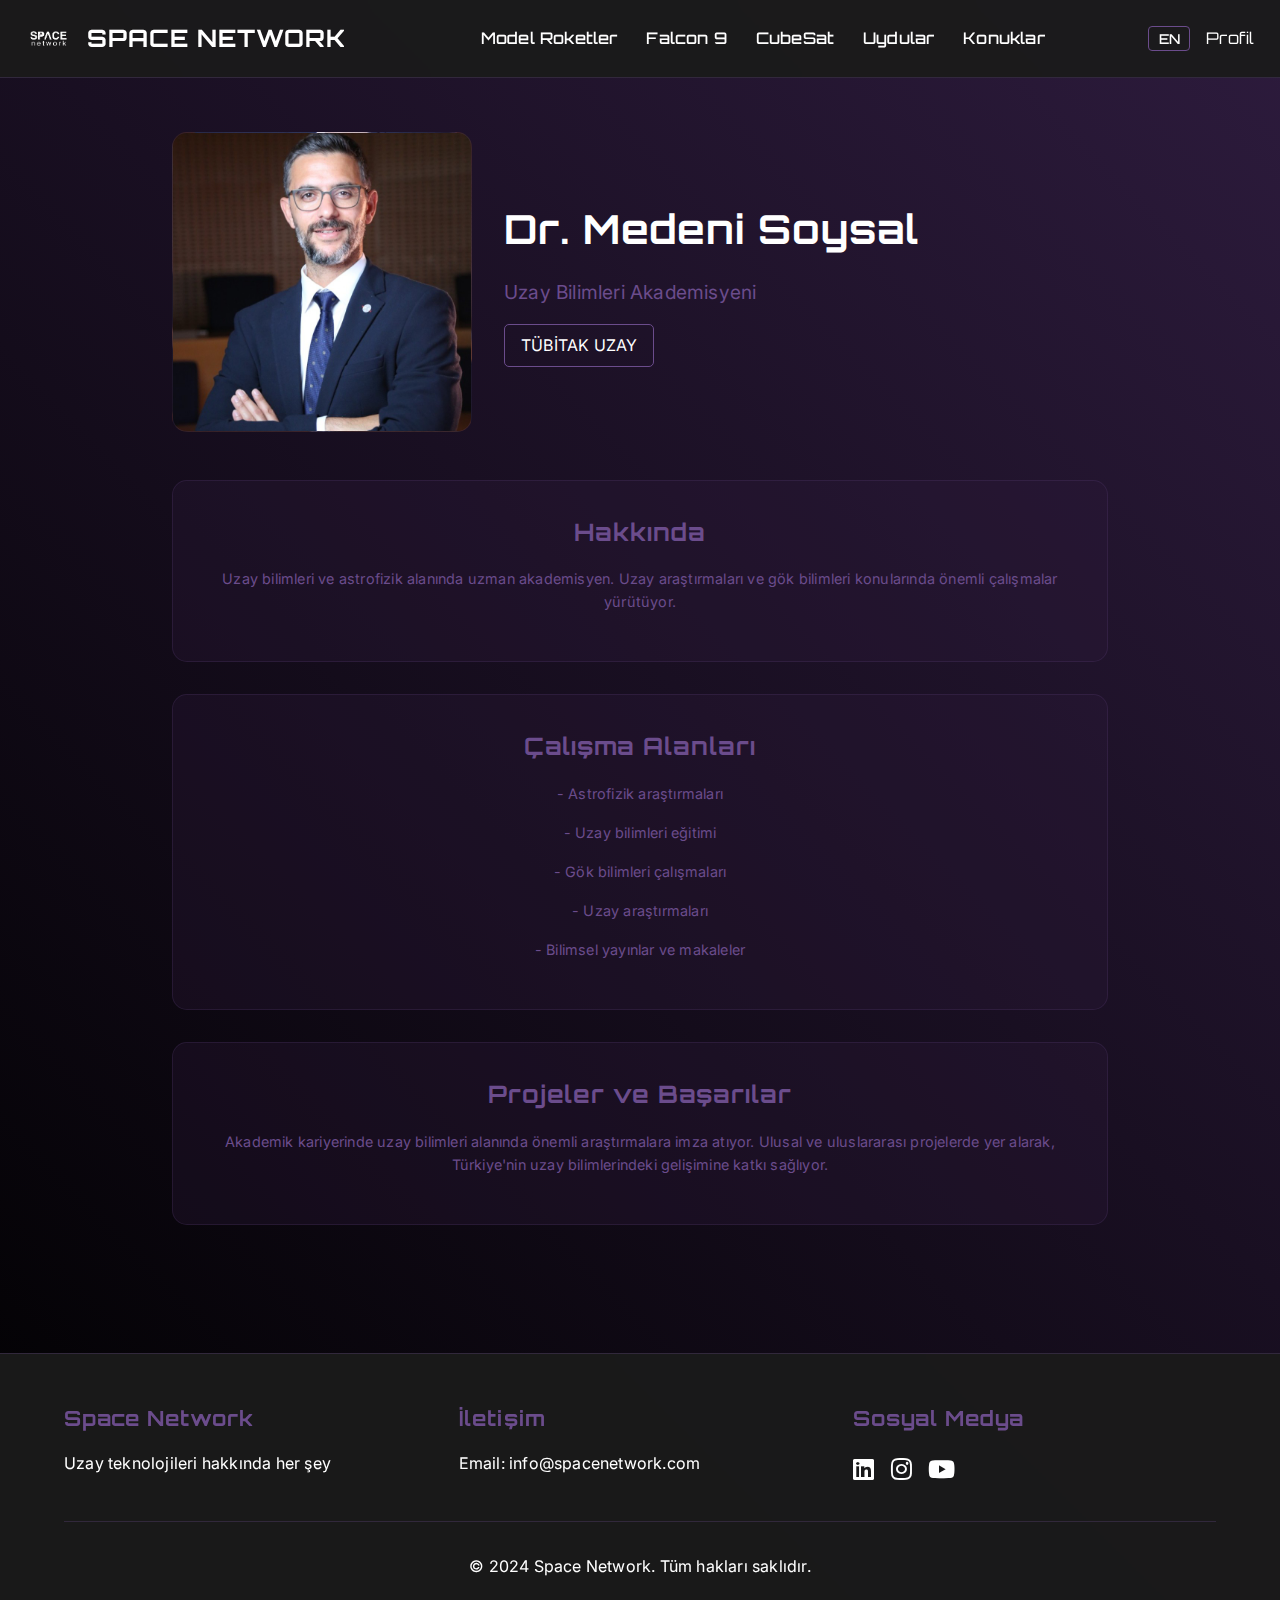
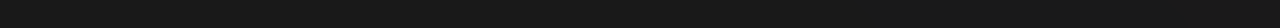
<file: guests/medeni-soysal.html>
<!DOCTYPE html>
<html lang="tr">
<head>
    <meta charset="UTF-8">
    <meta name="viewport" content="width=device-width, initial-scale=0.7, maximum-scale=1.0, user-scalable=yes">
    <title>Dr. Medeni Soysal - Space Network</title>
    <link rel="stylesheet" href="../css/style.css">
    <link rel="stylesheet" href="https://cdnjs.cloudflare.com/ajax/libs/font-awesome/6.0.0/css/all.min.css">
    <link href="https://fonts.googleapis.com/css2?family=Orbitron:wght@400;500;600;700&family=Inter:wght@300;400;500;600&display=swap" rel="stylesheet">
    <style>
        .guest-detail {
            max-width: 1000px;
            margin: 100px auto 50px;
            padding: 2rem;
        }

        .guest-header {
            display: flex;
            align-items: center;
            gap: 2rem;
            margin-bottom: 3rem;
        }

        .guest-image {
            width: 300px;
            height: 300px;
            border-radius: 15px;
            background-size: cover;
            background-position: center;
            border: 1px solid rgba(107, 76, 140, 0.2);
        }

        .guest-title {
            flex: 1;
        }

        .guest-title h1 {
            font-size: 2.5rem;
            margin-bottom: 1rem;
            color: var(--text-color);
        }

        .guest-title p {
            font-size: 1.2rem;
            color: var(--accent-color);
            margin-bottom: 1rem;
        }

        .guest-info {
            background: var(--card-bg);
            border-radius: 15px;
            padding: 2rem;
            margin-bottom: 2rem;
            border: 1px solid rgba(107, 76, 140, 0.2);
            text-align: center;
        }

        .guest-info h2 {
            color: var(--accent-color);
            margin-bottom: 1rem;
            font-size: 1.5rem;
        }

        .guest-info p {
            margin-bottom: 1rem;
            line-height: 1.6;
        }

        .guest-links {
            display: flex;
            gap: 1rem;
            margin-top: 1rem;
        }

        .guest-links a {
            color: var(--text-color);
            text-decoration: none;
            padding: 0.5rem 1rem;
            border: 1px solid var(--accent-color);
            border-radius: 5px;
            transition: all 0.3s ease;
        }

        .guest-links a:hover {
            background: var(--accent-color);
            color: var(--text-color);
        }

        @media (max-width: 768px) {
            .guest-header {
                flex-direction: column;
                text-align: center;
                align-items: center;
                gap: 1.5rem;
            }

            .guest-image {
                width: 200px;
                height: 200px;
                margin: 0 auto 1.5rem;
            }

            .guest-title h1 {
                font-size: 2rem;
                text-align: center;
            }

            .guest-title p {
                text-align: center;
            }

            .guest-links {
                justify-content: center;
                flex-wrap: wrap;
            }

            .guest-info {
                padding: 1.5rem;
                text-align: center;
            }

            .guest-info p {
                text-align: center;
                margin-bottom: 1.2rem;
            }
        }
    </style>
</head>
<body>
    <!-- Header -->
    <header>
        <nav class="navbar">
            <button class="hamburger-menu" aria-label="Menu">
                <span></span>
                <span></span>
                <span></span>
            </button>
            <div class="logo">
                <img src="../images/space-network.png" alt="Space Network Logo" class="logo-image">
                <h1 onclick="window.location.href='../index.html'">Space Network</h1>
            </div>
            <div class="nav-links">
                <a href="../model-rocket.html">Model Roketler</a>
                <a href="../falcon9.html">Falcon 9</a>
                <a href="../cubesat.html">CubeSat</a>
                <a href="../satellites.html">Uydular</a>
                <a href="../guests.html">Konuklar</a>
            </div>
            <div class="right-section">
                <button class="lang-switch">EN</button>
                <a href="../profile.html">Profil</a>
            </div>
            <!-- Mobil Menü -->
            <div class="mobile-menu">
                <a href="../model-rocket.html">Model Roketler</a>
                <a href="../falcon9.html">Falcon 9</a>
                <a href="../cubesat.html">CubeSat</a>
                <a href="../satellites.html">Uydular</a>
                <a href="../guests.html">Konuklar</a>
                <a href="../profile.html">Profil</a>
                <button class="lang-switch">EN</button>
            </div>
        </nav>
    </header>

    <!-- Konuk Detay -->
    <div class="guest-detail">
        <div class="guest-header">
            <div class="guest-image" style="background-image: url('../images/medeni-soysal.jpg');"></div>
            <div class="guest-title">
                <h1>Dr. Medeni Soysal</h1>
                <p>Uzay Bilimleri Akademisyeni</p>
                <div class="guest-links">
                    <a href="https://uzay.tubitak.gov.tr/" target="_blank">TÜBİTAK UZAY</a>
                </div>
            </div>
        </div>

        <div class="guest-info">
            <h2>Hakkında</h2>
            <p>Uzay bilimleri ve astrofizik alanında uzman akademisyen. Uzay araştırmaları ve gök bilimleri konularında önemli çalışmalar yürütüyor.</p>
        </div>

        <div class="guest-info">
            <h2>Çalışma Alanları</h2>
            <p>- Astrofizik araştırmaları</p>
            <p>- Uzay bilimleri eğitimi</p>
            <p>- Gök bilimleri çalışmaları</p>
            <p>- Uzay araştırmaları</p>
            <p>- Bilimsel yayınlar ve makaleler</p>
        </div>

        <div class="guest-info">
            <h2>Projeler ve Başarılar</h2>
            <p>Akademik kariyerinde uzay bilimleri alanında önemli araştırmalara imza atıyor. Ulusal ve uluslararası projelerde yer alarak, Türkiye'nin uzay bilimlerindeki gelişimine katkı sağlıyor.</p>
        </div>
    </div>

    <!-- Footer -->
    <footer>
        <div class="footer-content">
            <div class="footer-section">
                <h3>Space Network</h3>
                <p>Uzay teknolojileri hakkında her şey</p>
            </div>
            <div class="footer-section">
                <h3>İletişim</h3>
                <p>Email: info@spacenetwork.com</p>
            </div>
            <div class="footer-section">
                <h3>Sosyal Medya</h3>
                <div class="social-links">
                    <a href="https://www.linkedin.com/company/space-network-c/posts/?feedView=all" target="_blank" aria-label="LinkedIn"><i class="fab fa-linkedin"></i></a>
                    <a href="https://www.instagram.com/space.network.c/" target="_blank" aria-label="Instagram"><i class="fab fa-instagram"></i></a>
                    <a href="https://www.youtube.com/@space.network.c" target="_blank" aria-label="YouTube"><i class="fab fa-youtube"></i></a>
                </div>
            </div>
        </div>
        <div class="footer-bottom">
            <p>&copy; 2024 Space Network. Tüm hakları saklıdır.</p>
        </div>
    </footer>

    <script src="../js/main.js"></script>
</body>
</html>
</file>
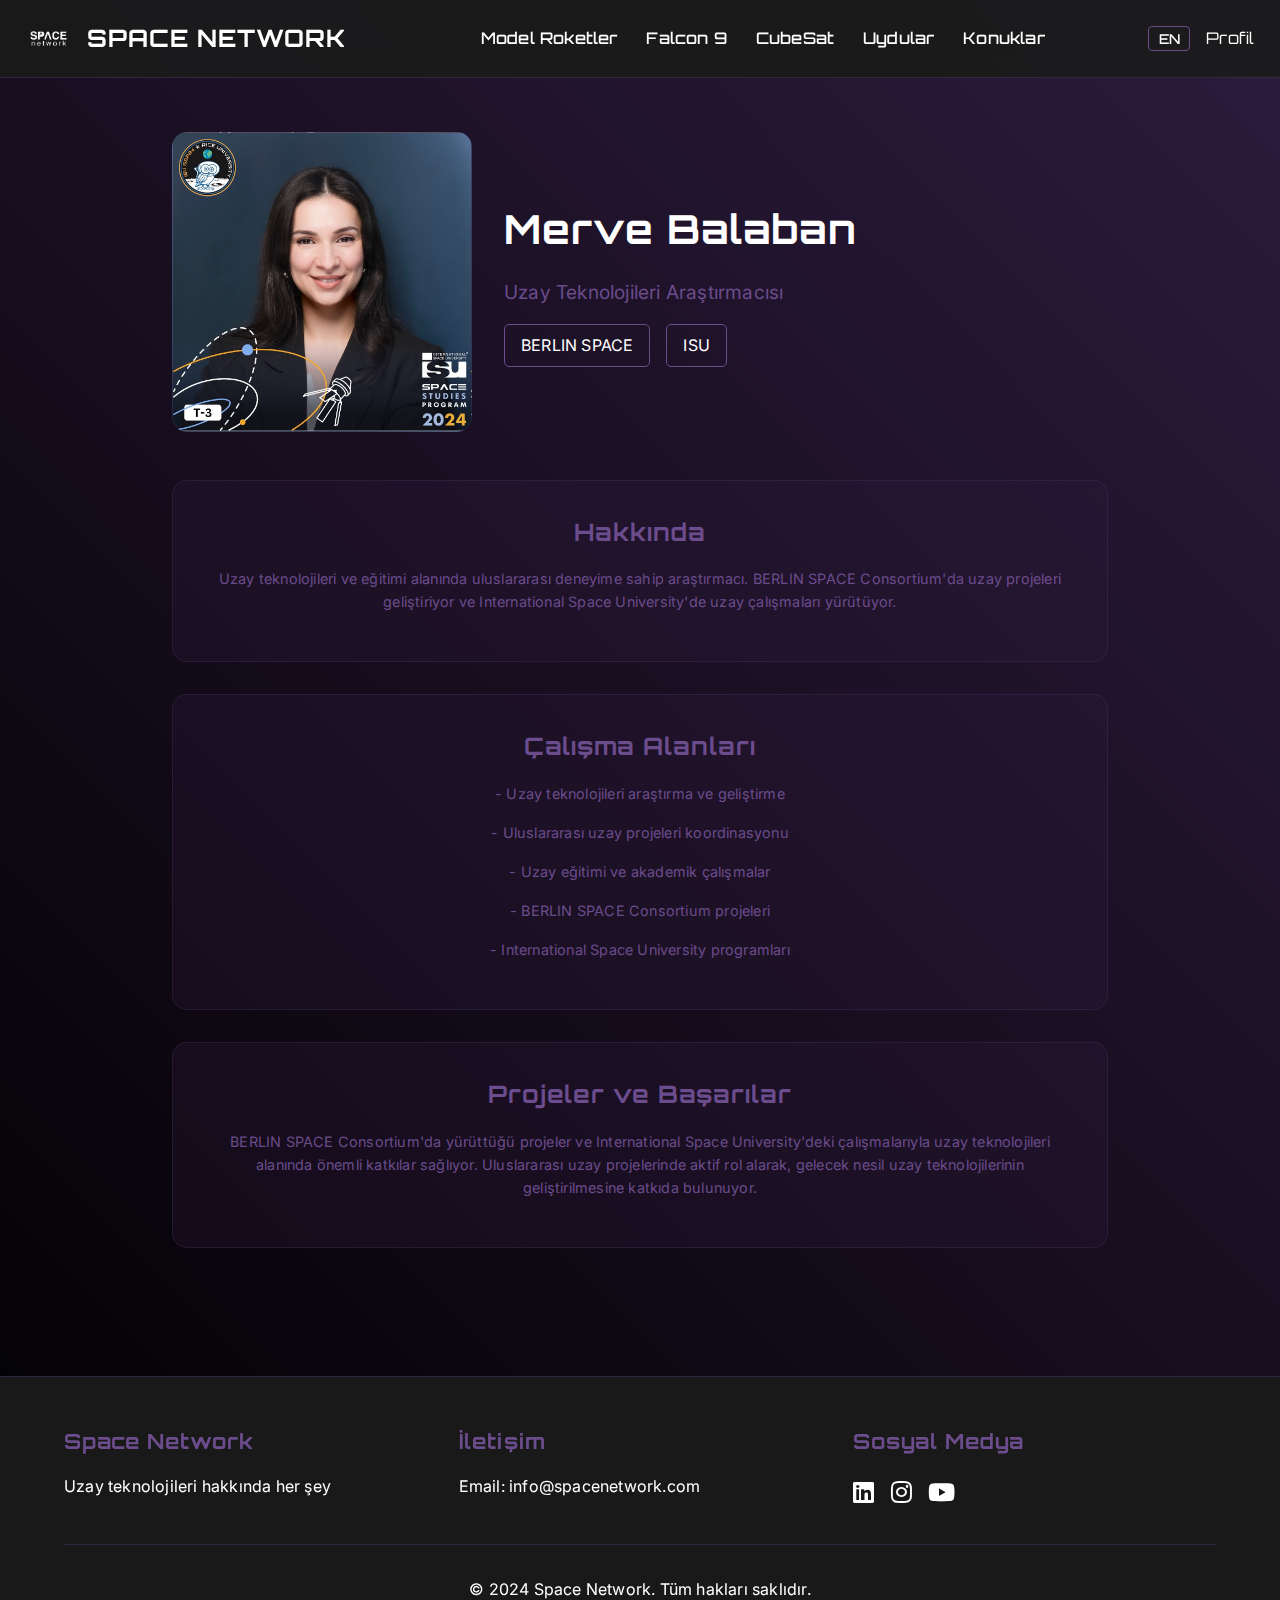
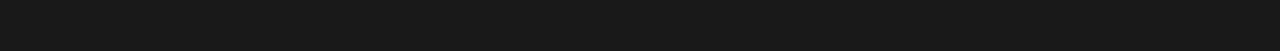
<file: guests/merve-balaban.html>
<!DOCTYPE html>
<html lang="tr">
<head>
    <meta charset="UTF-8">
    <meta name="viewport" content="width=device-width, initial-scale=0.7, maximum-scale=1.0, user-scalable=yes">
    <title>Merve Balaban - Space Network</title>
    <link rel="stylesheet" href="../css/style.css">
    <link rel="stylesheet" href="https://cdnjs.cloudflare.com/ajax/libs/font-awesome/6.0.0/css/all.min.css">
    <link href="https://fonts.googleapis.com/css2?family=Orbitron:wght@400;500;600;700&family=Inter:wght@300;400;500;600&display=swap" rel="stylesheet">
    <style>
        .guest-detail {
            max-width: 1000px;
            margin: 100px auto 50px;
            padding: 2rem;
        }

        .guest-header {
            display: flex;
            align-items: center;
            gap: 2rem;
            margin-bottom: 3rem;
        }

        .guest-image {
            width: 300px;
            height: 300px;
            border-radius: 15px;
            background-size: cover;
            background-position: center;
            border: 1px solid rgba(107, 76, 140, 0.2);
        }

        .guest-title {
            flex: 1;
        }

        .guest-title h1 {
            font-size: 2.5rem;
            margin-bottom: 1rem;
            color: var(--text-color);
        }

        .guest-title p {
            font-size: 1.2rem;
            color: var(--accent-color);
            margin-bottom: 1rem;
        }

        .guest-info {
            background: var(--card-bg);
            border-radius: 15px;
            padding: 2rem;
            margin-bottom: 2rem;
            border: 1px solid rgba(107, 76, 140, 0.2);
        }

        .guest-info h2 {
            color: var(--accent-color);
            margin-bottom: 1rem;
            font-size: 1.5rem;
        }

        .guest-info p {
            margin-bottom: 1rem;
            line-height: 1.6;
        }

        .guest-links {
            display: flex;
            gap: 1rem;
            margin-top: 1rem;
        }

        .guest-links a {
            color: var(--text-color);
            text-decoration: none;
            padding: 0.5rem 1rem;
            border: 1px solid var(--accent-color);
            border-radius: 5px;
            transition: all 0.3s ease;
        }

        .guest-links a:hover {
            background: var(--accent-color);
            color: var(--text-color);
        }

        @media (max-width: 768px) {
            .guest-header {
                flex-direction: column;
                text-align: center;
                align-items: center;
                margin-bottom: 2rem;
            }

            .guest-image {
                width: 200px;
                height: 200px;
                margin: 0 auto 1.5rem;
            }

            .guest-title {
                width: 100%;
                text-align: center;
            }

            .guest-title h1 {
                font-size: 2rem;
                text-align: center;
            }

            .guest-info {
                text-align: center;
                padding: 1.5rem;
            }

            .guest-links {
                justify-content: center;
                flex-wrap: wrap;
            }

            .guest-links a {
                min-width: 140px;
                text-align: center;
            }

            .guest-detail {
                padding: 1rem;
                margin: 80px auto 30px;
            }
        }
    </style>
</head>
<body>
    <!-- Header -->
    <header>
        <nav class="navbar">
            <button class="hamburger-menu" aria-label="Menu">
                <span></span>
                <span></span>
                <span></span>
            </button>
            <div class="logo">
                <img src="../images/space-network.png" alt="Space Network Logo" class="logo-image">
                <h1 onclick="window.location.href='../index.html'">Space Network</h1>
            </div>
            <div class="nav-links">
                <a href="../model-rocket.html">Model Roketler</a>
                <a href="../falcon9.html">Falcon 9</a>
                <a href="../cubesat.html">CubeSat</a>
                <a href="../satellites.html">Uydular</a>
                <a href="../guests.html">Konuklar</a>
            </div>
            <div class="right-section">
                <button class="lang-switch">EN</button>
                <a href="../profile.html">Profil</a>
            </div>
            <!-- Mobil Menü -->
            <div class="mobile-menu">
                <a href="../model-rocket.html">Model Roketler</a>
                <a href="../falcon9.html">Falcon 9</a>
                <a href="../cubesat.html">CubeSat</a>
                <a href="../satellites.html">Uydular</a>
                <a href="../guests.html">Konuklar</a>
                <a href="../profile.html">Profil</a>
                <button class="lang-switch">EN</button>
            </div>
        </nav>
    </header>

    <!-- Konuk Detay -->
    <div class="guest-detail">
        <div class="guest-header">
            <div class="guest-image" style="background-image: url('../images/merve-balaban.jpg');"></div>
            <div class="guest-title">
                <h1>Merve Balaban</h1>
                <p>Uzay Teknolojileri Araştırmacısı</p>
                <div class="guest-links">
                    <a href="https://www.berlin-space-tech.com/" target="_blank">BERLIN SPACE</a>
                    <a href="https://www.isunet.edu" target="_blank">ISU</a>
                </div>
            </div>
        </div>

        <div class="guest-info">
            <h2>Hakkında</h2>
            <p>Uzay teknolojileri ve eğitimi alanında uluslararası deneyime sahip araştırmacı. BERLIN SPACE Consortium'da uzay projeleri geliştiriyor ve International Space University'de uzay çalışmaları yürütüyor.</p>
        </div>

        <div class="guest-info">
            <h2>Çalışma Alanları</h2>
            <p>- Uzay teknolojileri araştırma ve geliştirme</p>
            <p>- Uluslararası uzay projeleri koordinasyonu</p>
            <p>- Uzay eğitimi ve akademik çalışmalar</p>
            <p>- BERLIN SPACE Consortium projeleri</p>
            <p>- International Space University programları</p>
        </div>

        <div class="guest-info">
            <h2>Projeler ve Başarılar</h2>
            <p>BERLIN SPACE Consortium'da yürüttüğü projeler ve International Space University'deki çalışmalarıyla uzay teknolojileri alanında önemli katkılar sağlıyor. Uluslararası uzay projelerinde aktif rol alarak, gelecek nesil uzay teknolojilerinin geliştirilmesine katkıda bulunuyor.</p>
        </div>
    </div>

    <!-- Footer -->
    <footer>
        <div class="footer-content">
            <div class="footer-section">
                <h3>Space Network</h3>
                <p>Uzay teknolojileri hakkında her şey</p>
            </div>
            <div class="footer-section">
                <h3>İletişim</h3>
                <p>Email: info@spacenetwork.com</p>
            </div>
            <div class="footer-section">
                <h3>Sosyal Medya</h3>
                <div class="social-links">
                    <a href="https://www.linkedin.com/company/space-network-c/posts/?feedView=all" target="_blank" aria-label="LinkedIn"><i class="fab fa-linkedin"></i></a>
                    <a href="https://www.instagram.com/space.network.c/" target="_blank" aria-label="Instagram"><i class="fab fa-instagram"></i></a>
                    <a href="https://www.youtube.com/@space.network.c" target="_blank" aria-label="YouTube"><i class="fab fa-youtube"></i></a>
                </div>
            </div>
        </div>
        <div class="footer-bottom">
            <p>&copy; 2024 Space Network. Tüm hakları saklıdır.</p>
        </div>
    </footer>

    <script src="../js/main.js"></script>
</body>
</html>
</file>
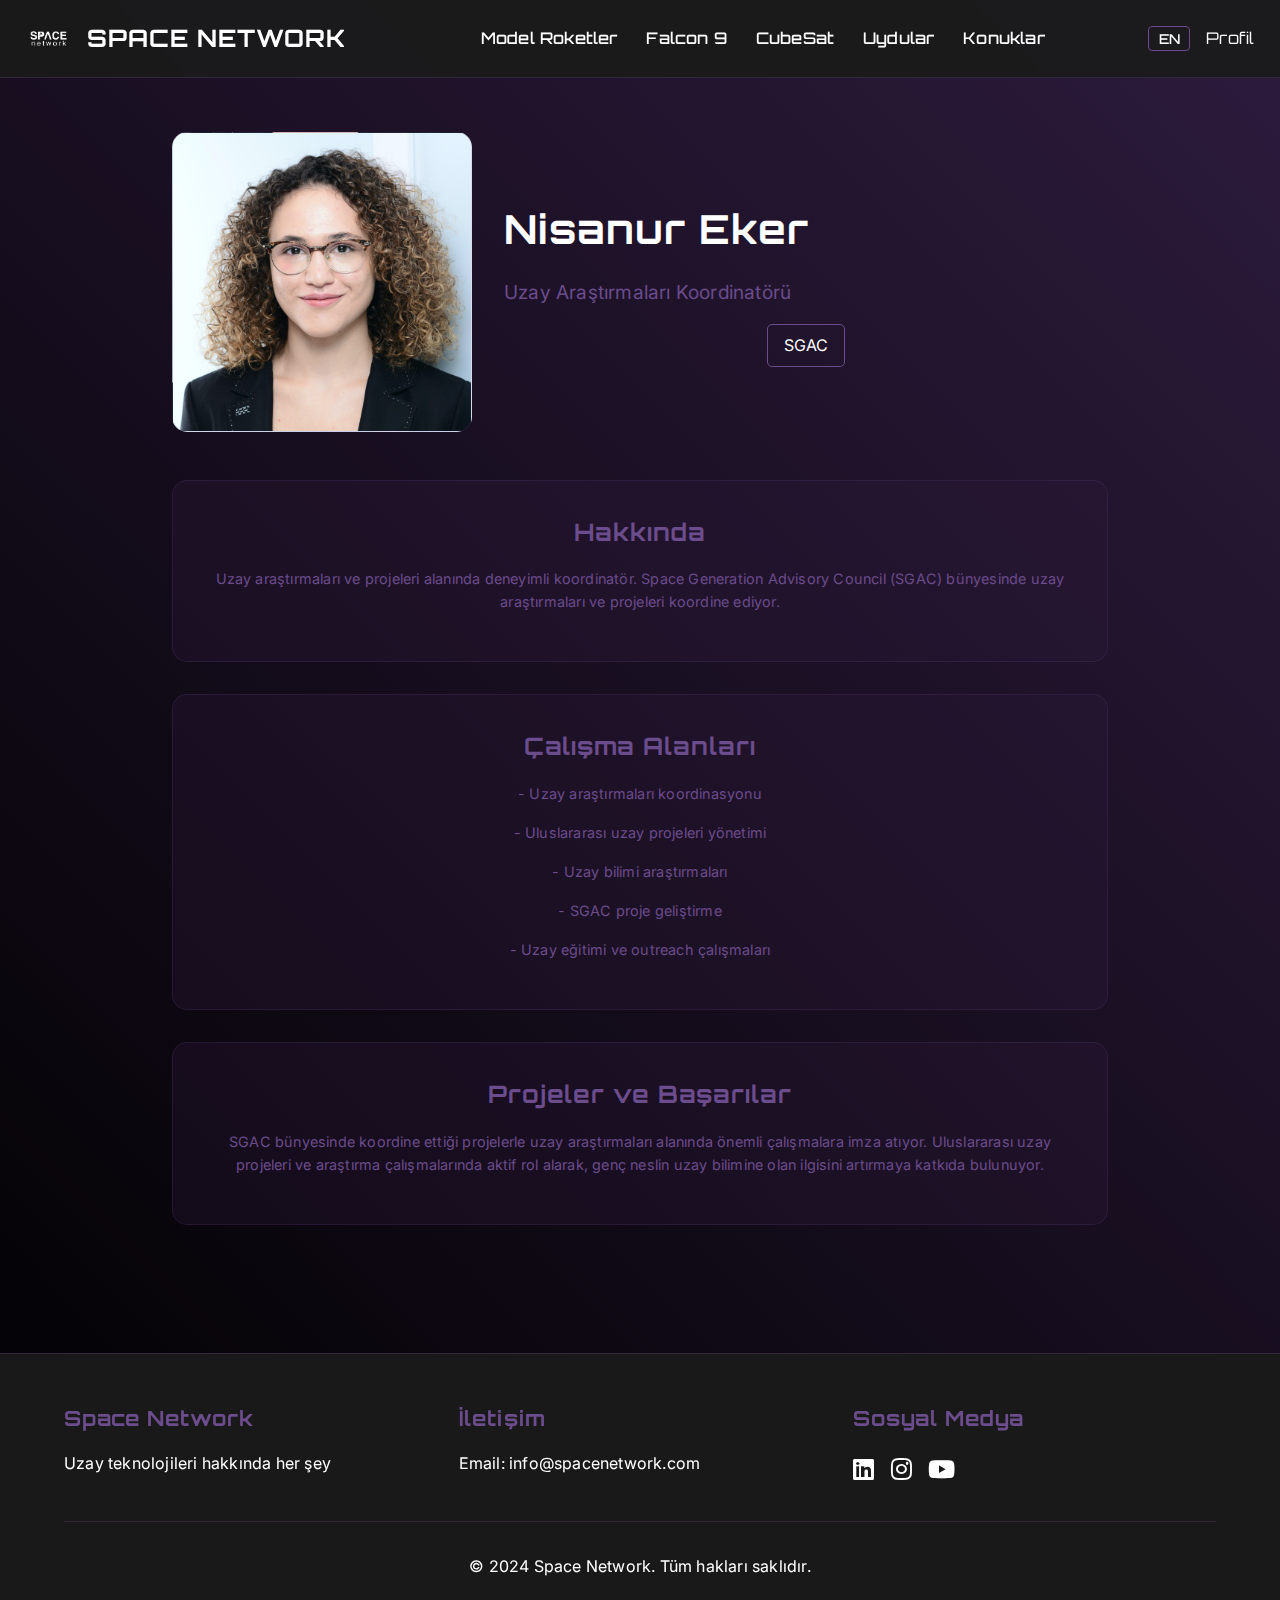
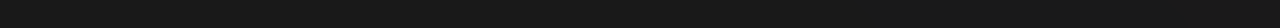
<file: guests/nisanur-eker.html>
<!DOCTYPE html>
<html lang="tr">
<head>
    <meta charset="UTF-8">
    <meta name="viewport" content="width=device-width, initial-scale=0.7, maximum-scale=1.0, user-scalable=yes">
    <title>Nisanur Eker - Space Network</title>
    <link rel="stylesheet" href="../css/style.css">
    <link rel="stylesheet" href="https://cdnjs.cloudflare.com/ajax/libs/font-awesome/6.0.0/css/all.min.css">
    <link href="https://fonts.googleapis.com/css2?family=Orbitron:wght@400;500;600;700&family=Inter:wght@300;400;500;600&display=swap" rel="stylesheet">
    <style>
        .guest-detail {
            max-width: 1000px;
            margin: 100px auto 50px;
            padding: 2rem;
        }

        .guest-header {
            display: flex;
            align-items: center;
            gap: 2rem;
            margin-bottom: 3rem;
        }

        .guest-image {
            width: 300px;
            height: 300px;
            border-radius: 15px;
            background-size: cover;
            background-position: center;
            border: 1px solid rgba(107, 76, 140, 0.2);
        }

        .guest-title {
            flex: 1;
        }

        .guest-title h1 {
            font-size: 2.5rem;
            margin-bottom: 1rem;
            color: var(--text-color);
        }

        .guest-title p {
            font-size: 1.2rem;
            color: var(--accent-color);
            margin-bottom: 1rem;
        }

        .guest-info {
            background: var(--card-bg);
            border-radius: 15px;
            padding: 2rem;
            margin-bottom: 2rem;
            border: 1px solid rgba(107, 76, 140, 0.2);
            text-align: center;
        }

        .guest-info h2 {
            color: var(--accent-color);
            margin-bottom: 1rem;
            font-size: 1.5rem;
        }

        .guest-info p {
            margin-bottom: 1rem;
            line-height: 1.6;
        }

        .guest-links {
            display: flex;
            gap: 1rem;
            margin-top: 1rem;
            justify-content: center;
        }

        .guest-links a {
            color: var(--text-color);
            text-decoration: none;
            padding: 0.5rem 1rem;
            border: 1px solid var(--accent-color);
            border-radius: 5px;
            transition: all 0.3s ease;
        }

        .guest-links a:hover {
            background: var(--accent-color);
            color: var(--text-color);
        }

        @media (max-width: 768px) {
            .guest-header {
                flex-direction: column;
                text-align: center;
                gap: 1.5rem;
            }

            .guest-image {
                width: 200px;
                height: 200px;
                margin: 0 auto 1.5rem;
            }

            .guest-title h1 {
                font-size: 2rem;
                text-align: center;
            }

            .guest-title p {
                text-align: center;
            }

            .guest-info {
                padding: 1.5rem;
            }

            .guest-links {
                flex-wrap: wrap;
                justify-content: center;
            }

            .guest-links a {
                width: 100%;
                text-align: center;
            }
        }
    </style>
</head>
<body>
    <!-- Header -->
    <header>
        <nav class="navbar">
            <button class="hamburger-menu" aria-label="Menu">
                <span></span>
                <span></span>
                <span></span>
            </button>
            <div class="logo">
                <img src="../images/space-network.png" alt="Space Network Logo" class="logo-image">
                <h1 onclick="window.location.href='../index.html'">Space Network</h1>
            </div>
            <div class="nav-links">
                <a href="../model-rocket.html">Model Roketler</a>
                <a href="../falcon9.html">Falcon 9</a>
                <a href="../cubesat.html">CubeSat</a>
                <a href="../satellites.html">Uydular</a>
                <a href="../guests.html">Konuklar</a>
            </div>
            <div class="right-section">
                <button class="lang-switch">EN</button>
                <a href="../profile.html">Profil</a>
            </div>
            <!-- Mobil Menü -->
            <div class="mobile-menu">
                <a href="../model-rocket.html">Model Roketler</a>
                <a href="../falcon9.html">Falcon 9</a>
                <a href="../cubesat.html">CubeSat</a>
                <a href="../satellites.html">Uydular</a>
                <a href="../guests.html">Konuklar</a>
                <a href="../profile.html">Profil</a>
                <button class="lang-switch">EN</button>
            </div>
        </nav>
    </header>

    <!-- Konuk Detay -->
    <div class="guest-detail">
        <div class="guest-header">
            <div class="guest-image" style="background-image: url('../images/nisanur-eker.jpg');"></div>
            <div class="guest-title">
                <h1>Nisanur Eker</h1>
                <p>Uzay Araştırmaları Koordinatörü</p>
                <div class="guest-links">
                    <a href="https://spacegeneration.org" target="_blank">SGAC</a>
                </div>
            </div>
        </div>

        <div class="guest-info">
            <h2>Hakkında</h2>
            <p>Uzay araştırmaları ve projeleri alanında deneyimli koordinatör. Space Generation Advisory Council (SGAC) bünyesinde uzay araştırmaları ve projeleri koordine ediyor.</p>
        </div>

        <div class="guest-info">
            <h2>Çalışma Alanları</h2>
            <p>- Uzay araştırmaları koordinasyonu</p>
            <p>- Uluslararası uzay projeleri yönetimi</p>
            <p>- Uzay bilimi araştırmaları</p>
            <p>- SGAC proje geliştirme</p>
            <p>- Uzay eğitimi ve outreach çalışmaları</p>
        </div>

        <div class="guest-info">
            <h2>Projeler ve Başarılar</h2>
            <p>SGAC bünyesinde koordine ettiği projelerle uzay araştırmaları alanında önemli çalışmalara imza atıyor. Uluslararası uzay projeleri ve araştırma çalışmalarında aktif rol alarak, genç neslin uzay bilimine olan ilgisini artırmaya katkıda bulunuyor.</p>
        </div>
    </div>

    <!-- Footer -->
    <footer>
        <div class="footer-content">
            <div class="footer-section">
                <h3>Space Network</h3>
                <p>Uzay teknolojileri hakkında her şey</p>
            </div>
            <div class="footer-section">
                <h3>İletişim</h3>
                <p>Email: info@spacenetwork.com</p>
            </div>
            <div class="footer-section">
                <h3>Sosyal Medya</h3>
                <div class="social-links">
                    <a href="https://www.linkedin.com/company/space-network-c/posts/?feedView=all" target="_blank" aria-label="LinkedIn"><i class="fab fa-linkedin"></i></a>
                    <a href="https://www.instagram.com/space.network.c/" target="_blank" aria-label="Instagram"><i class="fab fa-instagram"></i></a>
                    <a href="https://www.youtube.com/@space.network.c" target="_blank" aria-label="YouTube"><i class="fab fa-youtube"></i></a>
                </div>
            </div>
        </div>
        <div class="footer-bottom">
            <p>&copy; 2024 Space Network. Tüm hakları saklıdır.</p>
        </div>
    </footer>

    <script src="../js/main.js"></script>
</body>
</html>
</file>
<file: css/style.css>
/* Global Styles */
:root {
    --primary-color: #1a1a1a;
    --secondary-color: #2d1b3d;
    --accent-color: #6b4c8c;
    --text-color: #FFFFFF;
    --background-color: #000000;
    --card-bg: rgba(45, 27, 61, 0.3);
    --heading-font: 'Orbitron', sans-serif;
    --body-font: 'Inter', sans-serif;
}

* {
    margin: 0;
    padding: 0;
    box-sizing: border-box;
}

html, body {
    max-width: 100%;
    overflow-x: hidden;
    scroll-behavior: auto;
}

body {
    font-family: var(--body-font);
    background-color: var(--background-color);
    color: var(--text-color);
    background: linear-gradient(45deg, var(--background-color), var(--secondary-color));
    position: relative;
    min-height: 100vh;
    line-height: 1.6;
    font-weight: 400;
    letter-spacing: 0.2px;
}

/* Update all headings to use heading font */
h1, h2, h3, h4, h5, h6 {
    font-family: var(--heading-font);
    letter-spacing: 1px;
}

/* Update specific text elements */
.hero p {
    font-family: var(--body-font);
    font-weight: 300;
    letter-spacing: 0.5px;
}

.card p {
    font-family: var(--body-font);
    font-weight: 400;
    line-height: 1.6;
}

.profile-info p {
    font-family: var(--body-font);
    font-weight: 400;
}

.footer-section p {
    font-family: var(--body-font);
    font-weight: 400;
}

/* Navigation links should use heading font for consistency */
.nav-links a {
    font-family: var(--heading-font);
    font-weight: 500;
}

.lang-switch {
    font-family: var(--heading-font);
    font-weight: 500;
}

/* Star Animation */
body::before {
    display: none;
}

/* Header Styles */
header {
    position: fixed;
    width: 100%;
    top: 0;
    z-index: 1000;
    background: rgba(26, 26, 26, 0.95);
    backdrop-filter: blur(10px);
    border-bottom: 1px solid rgba(107, 76, 140, 0.3);
}

.navbar {
    display: flex;
    align-items: center;
    padding: 1rem 2%;
    max-width: 1400px;
    margin: 0 auto;
    gap: 2rem;
}

.logo {
    display: flex;
    align-items: center;
    gap: 1rem;
    margin-right: 2rem;
}

.logo a {
    display: flex;
    align-items: center;
    gap: 1rem;
    color: var(--text-color);
    text-decoration: none;
}

.logo-image {
    height: 45px;
    width: auto;
    transition: transform 0.3s ease;
    display: block;
    margin: auto 0;
}

.logo:hover .logo-image {
    transform: scale(1.1);
}

.logo h1 {
    font-size: 1.5rem;
    color: var(--text-color);
    text-transform: uppercase;
    transition: color 0.3s ease;
    white-space: nowrap;
    line-height: 45px;
    margin: auto 0;
}

.logo h1:hover {
    color: var(--accent-color);
}

.nav-links {
    display: flex;
    align-items: center;
    gap: 1.8rem;
    margin: 0 auto;
    justify-content: center;
    flex: 1;
}

.nav-links a {
    color: var(--text-color);
    text-decoration: none;
    font-size: 1rem;
    transition: all 0.3s ease;
    position: relative;
    white-space: nowrap;
}

.nav-links a::before {
    content: '';
    position: absolute;
    top: 0;
    left: -100%;
    width: 100%;
    height: 2px;
    background: var(--accent-color);
    transition: left 0.3s ease;
}

.nav-links a::after {
    content: '';
    position: absolute;
    bottom: 0;
    right: -100%;
    width: 100%;
    height: 2px;
    background: var(--accent-color);
    transition: right 0.3s ease;
}

.nav-links a:hover::before {
    left: 0;
}

.nav-links a:hover::after {
    right: 0;
}

.nav-links a:hover {
    color: var(--accent-color);
    transform: scale(1.05);
}

.lang-switch {
    background: transparent;
    border: 1px solid var(--accent-color);
    color: var(--text-color);
    padding: 0.2rem 0.6rem;
    border-radius: 4px;
    cursor: pointer;
    transition: all 0.3s ease;
    font-size: 0.85rem;
}

.lang-switch:hover {
    background: var(--accent-color);
    color: var(--text-color);
}

/* Profil butonunu sağa almak için */
.nav-links a[href="profile.html"] {
    margin-left: 0;
}

/* Hero Section */
.hero {
    height: 100vh;
    display: flex;
    align-items: center;
    justify-content: center;
    text-align: center;
    padding: 0 1rem;
    position: relative;
    background: radial-gradient(circle at center, var(--secondary-color) 0%, var(--background-color) 70%);
}

.hero-content {
    z-index: 2;
}

.hero h1 {
    font-size: 4.5rem;
    margin-bottom: 1rem;
    text-shadow: 0 0 20px rgba(107, 76, 140, 0.5);
}

.hero p {
    font-size: 1.7rem;
    max-width: 600px;
    margin: 0 auto;
    color: rgba(255, 255, 255, 0.9);
}

/* Content Sections */
.content-section {
    padding: 0 5%;
    margin: 80px auto 0 auto;
    max-width: 1400px;
    position: relative;
    z-index: 2;
}

.content-section h2 {
    font-size: 2.5rem;
    color: var(--text-color);
    margin: 2rem 0;
    text-align: center;
    text-shadow: 0 0 20px rgba(107, 76, 140, 0.5);
}

.cards-container {
    display: grid;
    grid-template-columns: repeat(auto-fit, minmax(300px, 1fr));
    gap: 2rem;
    justify-items: center;
    width: 100%;
    max-width: 1200px;
    margin: 0 auto;
}

/* Card Styles */
.card {
    background: var(--card-bg);
    backdrop-filter: blur(10px);
    border-radius: 15px;
    padding: 2rem;
    text-align: center;
    transition: all 0.3s ease;
    border: 1px solid rgba(107, 76, 140, 0.2);
    width: 100%;
}

.card:hover {
    transform: translateY(-10px);
    box-shadow: 0 10px 20px rgba(107, 76, 140, 0.2);
    border-color: var(--accent-color);
}

.card-image {
    font-size: 3.5rem;
    margin-bottom: 1rem;
}

.card h3 {
    font-size: 1.4rem;
    margin-bottom: 1rem;
    color: var(--accent-color);
}

.card p {
    color: rgba(255, 255, 255, 0.9);
    line-height: 1.6;
}

/* Profile Styles */
.profile-container {
    min-height: calc(100vh - 200px);
    display: flex;
    align-items: center;
    justify-content: center;
    padding: 120px 20px 80px 20px;
}

.profile-card {
    background: var(--card-bg);
    border-radius: 15px;
    padding: 2rem;
    width: 100%;
    max-width: 500px;
    box-shadow: 0 4px 15px rgba(0, 0, 0, 0.2);
    margin-top: 20px;
}

.profile-card:hover {
    border-color: var(--accent-color);
    box-shadow: 0 10px 20px rgba(107, 76, 140, 0.2);
}

.profile-header {
    text-align: center;
    margin-bottom: 2rem;
}

.profile-avatar {
    font-size: 4.5rem;
    margin-bottom: 1rem;
}

.profile-info p {
    margin: 0.7rem 0;
    padding: 0.7rem;
    background: rgba(107, 76, 140, 0.1);
    border-radius: 5px;
    transition: background 0.3s ease;
}

.profile-info p:hover {
    background: rgba(107, 76, 140, 0.2);
}

/* Footer Styles */
footer {
    background: rgba(26, 26, 26, 0.95);
    backdrop-filter: blur(10px);
    padding: 3rem 5%;
    position: relative;
    z-index: 2;
    margin-top: 4rem;
    border-top: 1px solid rgba(107, 76, 140, 0.3);
}

.footer-content {
    display: grid;
    grid-template-columns: repeat(auto-fit, minmax(250px, 1fr));
    gap: 2rem;
    max-width: 1400px;
    margin: 0 auto;
}

.footer-section h3 {
    margin-bottom: 1rem;
    color: var(--accent-color);
    font-size: 1.3rem;
}

.social-links {
    display: flex;
    gap: 1rem;
}

.social-links a {
    color: var(--text-color);
    font-size: 1.5rem;
    transition: color 0.3s ease;
}

.social-links a:hover {
    color: var(--accent-color);
}

.footer-bottom {
    text-align: center;
    margin-top: 2rem;
    padding-top: 2rem;
    border-top: 1px solid rgba(107, 76, 140, 0.3);
}

/* Responsive Design */
@media (max-width: 768px) {
    .navbar {
        display: flex;
        justify-content: flex-start;
        align-items: center;
        padding: 0.8rem;
        flex-direction: row;
        gap: 0.5rem;
    }

    .hamburger-menu {
        display: block;
        order: 1;
        margin-right: 0;
    }

    .logo {
        order: 2;
        margin: 0;
        flex: 1;
    }

    .logo-image {
        height: 35px;
    }
    
    .logo h1 {
        font-size: 1.3rem;
    }

    .nav-links, .right-section {
        display: none !important;
    }

    .mobile-menu {
        display: block;
    }
}

/* Animations */
@keyframes fadeIn {
    from {
        opacity: 0;
        transform: translateY(20px);
    }
    to {
        opacity: 1;
        transform: translateY(0);
    }
}

.content-section {
    animation: fadeIn 1s ease-out;
}

/* Particle Animation */
.particle {
    position: fixed;
    pointer-events: none;
    width: 12px;
    height: 12px;
    background: transparent;
    clip-path: polygon(50% 0%, 65% 35%, 98% 35%, 70% 57%, 79% 91%, 50% 70%, 21% 91%, 30% 57%, 2% 35%, 35% 35%);
    background-color: rgba(255, 255, 255, 1);
    transform: translate(-50%, -50%);
    animation: particle-animation 2s ease-out forwards;
    z-index: 9999;
    box-shadow: 0 0 15px rgba(255, 255, 255, 0.9),
                0 0 30px rgba(255, 255, 255, 0.5),
                0 0 45px rgba(255, 255, 255, 0.3);
}

@keyframes particle-animation {
    0% {
        transform: translate(-50%, -50%) scale(1);
        opacity: 1;
    }
    80% {
        opacity: 0.8;
    }
    100% {
        transform: translate(
            calc(-50% + var(--tx)),
            calc(-50% + var(--ty))
        ) scale(0);
        opacity: 0;
    }
}

/* Yıldız Animasyonu için Arka Plan */
.hero::before {
    content: '';
    position: absolute;
    width: 100%;
    height: 100%;
    background: radial-gradient(circle at center, var(--secondary-color) 0%, var(--background-color) 70%);
    z-index: -1;
}

/* Yıldız Parçacıkları */
.star-particle {
    position: absolute;
    width: 2px;
    height: 2px;
    background: #fff;
    border-radius: 50%;
    animation: starTwinkle var(--duration, 3s) infinite;
    opacity: var(--opacity, 0.7);
}

@keyframes starTwinkle {
    0%, 100% { opacity: var(--opacity, 0.7); transform: scale(1); }
    50% { opacity: 0.2; transform: scale(0.5); }
}

/* Gezegen Dekorasyon Elementleri */
.planet-decoration {
    position: absolute;
    border-radius: 50%;
    pointer-events: none;
    opacity: 0.1;
    filter: blur(5px);
    animation: planetRotate 20s linear infinite;
}

.planet-1 {
    width: 200px;
    height: 200px;
    background: radial-gradient(circle at 30% 30%, var(--accent-color), transparent);
    top: 10%;
    right: -100px;
}

.planet-2 {
    width: 150px;
    height: 150px;
    background: radial-gradient(circle at 70% 70%, #4ecdc4, transparent);
    bottom: 20%;
    left: -75px;
}

@keyframes planetRotate {
    0% { transform: rotate(0deg) translateX(50px); }
    100% { transform: rotate(360deg) translateX(50px); }
}

/* Geliştirilmiş Hover Efektleri */
.nav-links a {
    position: relative;
    overflow: hidden;
}

.nav-links a::before {
    content: '';
    position: absolute;
    width: 100%;
    height: 2px;
    bottom: -5px;
    left: -100%;
    background: var(--accent-color);
    transition: all 0.3s ease;
}

.nav-links a:hover::before {
    left: 0;
    box-shadow: 0 0 10px var(--accent-color);
}

/* Özel Scroll Bar */
::-webkit-scrollbar {
    width: 10px;
}

::-webkit-scrollbar-track {
    background: var(--background-color);
}

::-webkit-scrollbar-thumb {
    background: var(--accent-color);
    border-radius: 5px;
}

::-webkit-scrollbar-thumb:hover {
    background: var(--secondary-color);
}

/* Hamburger Menü */
.hamburger-menu {
    display: none;
    background: none;
    border: none;
    cursor: pointer;
    padding: 10px;
    margin-right: 15px;
    z-index: 1001;
}

.hamburger-menu span {
    display: block;
    width: 25px;
    height: 3px;
    background-color: var(--text-color);
    margin: 5px 0;
    transition: all 0.3s ease;
    border-radius: 3px;
}

/* Mobil Menü */
.mobile-menu {
    display: none;
    position: fixed;
    top: 0;
    left: -100%;
    width: 80%;
    height: 100vh;
    background: rgba(26, 26, 26, 0.98);
    backdrop-filter: blur(10px);
    padding: 80px 20px 20px;
    transition: left 0.3s ease;
    z-index: 1000;
}

.mobile-menu a {
    display: block;
    color: var(--text-color);
    text-decoration: none;
    padding: 15px 10px;
    font-size: 1.2rem;
    font-family: var(--heading-font);
    border-bottom: 1px solid rgba(107, 76, 140, 0.2);
    transition: all 0.3s ease;
}

.mobile-menu a:hover {
    background: rgba(107, 76, 140, 0.1);
    color: var(--accent-color);
    padding-left: 20px;
}

/* Mobil Menü Açık Durumu */
.mobile-menu.active {
    left: 0;
}

.hamburger-menu.active span:nth-child(1) {
    transform: rotate(45deg) translate(8px, 8px);
}

.hamburger-menu.active span:nth-child(2) {
    opacity: 0;
}

.hamburger-menu.active span:nth-child(3) {
    transform: rotate(-45deg) translate(7px, -7px);
}

/* Responsive Design - Tüm sayfalar için geçerli */
@media (max-width: 768px) {
    .hamburger-menu {
        display: block !important;
        order: 1;
    }

    .logo {
        order: 2;
        margin: 0;
        flex: 1;
    }

    .nav-links, 
    .right-section {
        display: none !important;
    }

    .mobile-menu {
        display: block !important;
    }

    .navbar {
        display: flex !important;
        justify-content: flex-start;
        align-items: center;
        padding: 0.8rem;
        flex-direction: row;
        gap: 0.5rem;
    }

    .logo-image {
        height: 35px;
    }
    
    .logo h1 {
        font-size: 1.3rem;
    }

    /* Mobil menüdeki dil değiştirme butonu için */
    .mobile-menu .lang-switch {
        width: 100%;
        margin: 15px 0;
        padding: 12px;
        text-align: left;
        background: transparent;
        border: 1px solid rgba(107, 76, 140, 0.2);
        font-size: 1.2rem;
    }

    .mobile-menu .lang-switch:hover {
        background: rgba(107, 76, 140, 0.1);
        border-color: var(--accent-color);
    }
}

.right-section {
    display: flex;
    align-items: center;
    gap: 1rem;
    margin: 0;
    padding: 0;
}

.right-section .lang-switch {
    margin: 0;
}

.right-section a[href="profile.html"] {
    order: 2;
}

.right-section a {
    color: var(--text-color);
    text-decoration: none;
    font-size: 1rem;
    transition: all 0.3s ease;
    font-family: var(--heading-font);
    white-space: nowrap;
}

.right-section a:hover {
    color: var(--accent-color);
}

.lang-switch {
    background: transparent;
    border: 1px solid var(--accent-color);
    color: var(--text-color);
    padding: 0.2rem 0.6rem;
    border-radius: 4px;
    cursor: pointer;
    transition: all 0.3s ease;
    font-size: 0.85rem;
    font-family: var(--heading-font);
}

.lang-switch:hover {
    background: var(--accent-color);
    color: var(--text-color);
}

@media (max-width: 768px) {
    .logo-image {
        height: 35px;
    }
    
    .logo h1 {
        font-size: 1.3rem;
    }
}

/* Guests Page Styles */
.content-section {
    padding: 5rem 5%;
    max-width: 1400px;
    margin: 0 auto;
    position: relative;
    z-index: 2;
}

.content-section h1 {
    font-size: 3.5rem;
    color: var(--accent-color);
    margin-bottom: 3rem;
    text-align: center;
    text-shadow: 0 0 20px rgba(107, 76, 140, 0.5);
    animation: fadeIn 1s ease-out;
}

.rocket-section {
    background: var(--card-bg);
    border-radius: 15px;
    padding: 2rem;
    margin-bottom: 2rem;
    border: 1px solid rgba(107, 76, 140, 0.2);
    animation: fadeIn 1s ease-out;
}

.rocket-section h2 {
    font-size: 2rem;
    color: var(--accent-color);
    margin-bottom: 2rem;
    text-align: center;
    text-shadow: 0 0 10px rgba(107, 76, 140, 0.3);
}

.guests-container {
    display: grid;
    grid-template-columns: repeat(auto-fit, minmax(250px, 1fr));
    gap: 2rem;
    padding: 1rem;
    animation: fadeIn 1s ease-out;
}

.guest-card {
    background: rgba(45, 27, 61, 0.5);
    border-radius: 15px;
    overflow: hidden;
    transition: all 0.3s ease;
    border: 1px solid rgba(107, 76, 140, 0.2);
    height: 350px;
    display: flex;
    flex-direction: column;
    cursor: pointer;
    text-decoration: none;
}

.guest-image {
    width: 100%;
    height: 250px;
    background-size: cover;
    background-position: center;
    transition: all 0.3s ease;
}

.guest-info {
    padding: 1.5rem;
    text-align: center;
    flex-grow: 1;
    display: flex;
    flex-direction: column;
    justify-content: center;
    background: var(--card-bg);
}

.guest-info h3 {
    color: var(--text-color);
    margin-bottom: 0.5rem;
    font-family: var(--heading-font);
    font-size: 1.2rem;
}

.guest-info p {
    color: var(--accent-color);
    font-size: 0.9rem;
    margin: 0;
}

.guest-card:hover {
    transform: translateY(-5px);
    box-shadow: 0 10px 20px rgba(107, 76, 140, 0.2);
    border-color: var(--accent-color);
}

.guest-card:hover .guest-image {
    opacity: 0.8;
}

@media (max-width: 768px) {
    .content-section h1 {
        font-size: 2.5rem;
        margin-bottom: 2rem;
    }

    .rocket-section h2 {
        font-size: 1.8rem;
        margin-bottom: 1.5rem;
    }

    .guests-container {
        grid-template-columns: repeat(auto-fit, minmax(200px, 1fr));
        gap: 1.5rem;
    }

    .guest-card {
        height: 300px;
    }

    .guest-image {
        height: 200px;
    }
}
</file>
<file: css/cubesat.css>
/* CubeSat Page Styles */
.content-section {
    padding-top: 100px;
    max-width: 1200px;
    margin: 0 auto;
    padding: 100px 20px 50px;
}

.content-section h1 {
    font-size: 3.5rem;
    color: var(--accent-color);
    text-align: center;
    margin-bottom: 2rem;
    text-shadow: 0 0 15px rgba(107, 76, 140, 0.3);
}

.rocket-section {
    background: var(--card-bg);
    border-radius: 15px;
    padding: 2rem;
    margin-bottom: 2rem;
    border: 1px solid rgba(107, 76, 140, 0.2);
    transition: transform 0.3s ease, box-shadow 0.3s ease;
}

.rocket-section:hover {
    transform: translateY(-5px);
    box-shadow: 0 10px 20px rgba(107, 76, 140, 0.2);
}

.rocket-section h2 {
    color: var(--accent-color);
    font-size: 2rem;
    margin-bottom: 1.5rem;
}

.rocket-section h3 {
    color: var(--text-color);
    font-size: 1.5rem;
    margin: 1.5rem 0 1rem;
}

.rocket-section p {
    color: var(--text-color);
    line-height: 1.8;
    margin-bottom: 1rem;
}

.rocket-section ul {
    list-style: none;
    padding-left: 0;
}

.rocket-section ul li {
    color: var(--text-color);
    margin-bottom: 1rem;
    padding-left: 1.5rem;
    position: relative;
}

.rocket-section ul li::before {
    content: '•';
    color: var(--accent-color);
    position: absolute;
    left: 0;
    font-size: 1.2em;
}

.rocket-section ul li strong {
    color: var(--accent-color);
    font-weight: 600;
}

.rocket-section ul ul {
    margin-top: 0.5rem;
    margin-left: 1.5rem;
}

/* Responsive Design */
@media (max-width: 768px) {
    .content-section h1 {
        font-size: 2.5rem;
    }

    .rocket-section h2 {
        font-size: 1.8rem;
    }

    .rocket-section {
        padding: 1.5rem;
    }
}

/* Animation */
.rocket-section {
    animation: fadeInUp 0.6s ease-out forwards;
    opacity: 0;
}

@keyframes fadeInUp {
    from {
        opacity: 0;
        transform: translateY(20px);
    }
    to {
        opacity: 1;
        transform: translateY(0);
    }
}

.rocket-section:nth-child(1) { animation-delay: 0.1s; }
.rocket-section:nth-child(2) { animation-delay: 0.2s; }
.rocket-section:nth-child(3) { animation-delay: 0.3s; }
.rocket-section:nth-child(4) { animation-delay: 0.4s; }
.rocket-section:nth-child(5) { animation-delay: 0.5s; }
.rocket-section:nth-child(6) { animation-delay: 0.6s; }
</file>
<file: css/falcon9.css>
/* Falcon 9 Page Styles */
.content-section {
    padding-top: 100px;
    max-width: 1200px;
    margin: 0 auto;
    padding: 100px 20px 50px;
}

.content-section h1 {
    font-size: 3.5rem;
    color: var(--accent-color);
    text-align: center;
    margin-bottom: 2rem;
    text-shadow: 0 0 15px rgba(107, 76, 140, 0.3);
}

.rocket-section {
    background: var(--card-bg);
    border-radius: 15px;
    padding: 2rem;
    margin-bottom: 2rem;
    border: 1px solid rgba(107, 76, 140, 0.2);
    transition: transform 0.3s ease, box-shadow 0.3s ease;
}

.rocket-section:hover {
    transform: translateY(-5px);
    box-shadow: 0 10px 20px rgba(107, 76, 140, 0.2);
}

.rocket-section h2 {
    color: var(--accent-color);
    font-size: 2rem;
    margin-bottom: 1.5rem;
}

.rocket-section h3 {
    color: var(--text-color);
    font-size: 1.5rem;
    margin: 1.5rem 0 1rem;
}

.rocket-section p {
    color: var(--text-color);
    line-height: 1.8;
    margin-bottom: 1rem;
}

.rocket-section ul {
    list-style: none;
    padding-left: 0;
}

.rocket-section ul li {
    color: var(--text-color);
    margin-bottom: 1rem;
    padding-left: 1.5rem;
    position: relative;
}

.rocket-section ul li::before {
    content: '•';
    color: var(--accent-color);
    position: absolute;
    left: 0;
    font-size: 1.2em;
}

.rocket-section ul li strong {
    color: var(--accent-color);
    font-weight: 600;
}

.rocket-section ul ul {
    margin-top: 0.5rem;
    margin-left: 1.5rem;
}

/* Responsive Design */
@media (max-width: 768px) {
    .content-section h1 {
        font-size: 2.5rem;
    }

    .rocket-section h2 {
        font-size: 1.8rem;
    }

    .rocket-section {
        padding: 1.5rem;
    }
}

/* Animation */
.rocket-section {
    animation: fadeInUp 0.6s ease-out forwards;
    opacity: 0;
}

@keyframes fadeInUp {
    from {
        opacity: 0;
        transform: translateY(20px);
    }
    to {
        opacity: 1;
        transform: translateY(0);
    }
}

.rocket-section:nth-child(1) { animation-delay: 0.1s; }
.rocket-section:nth-child(2) { animation-delay: 0.2s; }
.rocket-section:nth-child(3) { animation-delay: 0.3s; }
.rocket-section:nth-child(4) { animation-delay: 0.4s; }
.rocket-section:nth-child(5) { animation-delay: 0.5s; }
.rocket-section:nth-child(6) { animation-delay: 0.6s; }
</file>
<file: css/model-rocket.css>
/* Model Rocket Page Styles */
.content-section {
    padding: 5rem 5%;
    max-width: 1400px;
    margin: 0 auto;
    position: relative;
    z-index: 2;
}

.content-section h1 {
    font-size: 4.5rem;
    color: var(--accent-color);
    margin-bottom: 3rem;
    text-align: center;
    text-shadow: 0 0 20px rgba(107, 76, 140, 0.5);
    animation: fadeIn 1s ease-out;
}

.rocket-section {
    background: var(--card-bg);
    border-radius: 15px;
    padding: 2rem;
    margin-bottom: 2rem;
    border: 1px solid rgba(107, 76, 140, 0.2);
    animation: fadeIn 1s ease-out;
}

.rocket-section h2 {
    font-size: 2rem;
    color: var(--accent-color);
    margin-bottom: 1.5rem;
    text-align: center;
    text-shadow: 0 0 10px rgba(107, 76, 140, 0.3);
}

.rocket-section p {
    color: rgba(255, 255, 255, 0.9);
    line-height: 1.6;
    font-size: 1.1rem;
}

.rocket-section ul {
    list-style-type: none;
    padding: 0;
}

.rocket-section li {
    color: rgba(255, 255, 255, 0.9);
    margin-bottom: 1rem;
    padding-left: 1.5rem;
    position: relative;
    line-height: 1.6;
    font-size: 1.1rem;
}

.rocket-section li::before {
    content: "→";
    position: absolute;
    left: 0;
    color: var(--accent-color);
}

.rocket-section strong {
    color: var(--accent-color);
    font-weight: 600;
}

/* Responsive Design */
@media (max-width: 768px) {
    .content-section h1 {
        font-size: 2.5rem;
    }

    .rocket-section h2 {
        font-size: 1.8rem;
    }

    .rocket-section p,
    .rocket-section li {
        font-size: 1rem;
    }
}
</file>
<file: css/satellites.css>
/* Satellites Page Styles */
.content-section {
    padding-top: 100px;
    max-width: 1200px;
    margin: 0 auto;
    padding: 100px 20px 50px;
}

.content-section h1 {
    font-size: 3.5rem;
    color: var(--accent-color);
    text-align: center;
    margin-bottom: 2rem;
    text-shadow: 0 0 15px rgba(107, 76, 140, 0.3);
}

.rocket-section {
    background: var(--card-bg);
    border-radius: 15px;
    padding: 2rem;
    margin-bottom: 2rem;
    border: 1px solid rgba(107, 76, 140, 0.2);
    transition: transform 0.3s ease, box-shadow 0.3s ease;
}

.rocket-section:hover {
    transform: translateY(-5px);
    box-shadow: 0 10px 20px rgba(107, 76, 140, 0.2);
}

.rocket-section h2 {
    color: var(--accent-color);
    font-size: 2rem;
    margin-bottom: 1.5rem;
}

.rocket-section h3 {
    color: var(--text-color);
    font-size: 1.5rem;
    margin: 1.5rem 0 1rem;
}

.rocket-section p {
    color: var(--text-color);
    line-height: 1.8;
    margin-bottom: 1rem;
}

.rocket-section ul {
    list-style: none;
    padding-left: 0;
}

.rocket-section ul li {
    color: var(--text-color);
    margin-bottom: 1rem;
    padding-left: 1.5rem;
    position: relative;
}

.rocket-section ul li::before {
    content: '•';
    color: var(--accent-color);
    position: absolute;
    left: 0;
    font-size: 1.2em;
}

.rocket-section ul li strong {
    color: var(--accent-color);
    font-weight: 600;
}

.rocket-section ul ul {
    margin-top: 0.5rem;
    margin-left: 1.5rem;
}

/* Responsive Design */
@media (max-width: 768px) {
    .content-section h1 {
        font-size: 2.5rem;
    }

    .rocket-section h2 {
        font-size: 1.8rem;
    }

    .rocket-section {
        padding: 1.5rem;
    }
}

/* Animation */
.rocket-section {
    animation: fadeInUp 0.6s ease-out forwards;
    opacity: 0;
}

@keyframes fadeInUp {
    from {
        opacity: 0;
        transform: translateY(20px);
    }
    to {
        opacity: 1;
        transform: translateY(0);
    }
}

.rocket-section:nth-child(1) { animation-delay: 0.1s; }
.rocket-section:nth-child(2) { animation-delay: 0.2s; }
.rocket-section:nth-child(3) { animation-delay: 0.3s; }
.rocket-section:nth-child(4) { animation-delay: 0.4s; }
.rocket-section:nth-child(5) { animation-delay: 0.5s; }
.rocket-section:nth-child(6) { animation-delay: 0.6s; }
</file>
